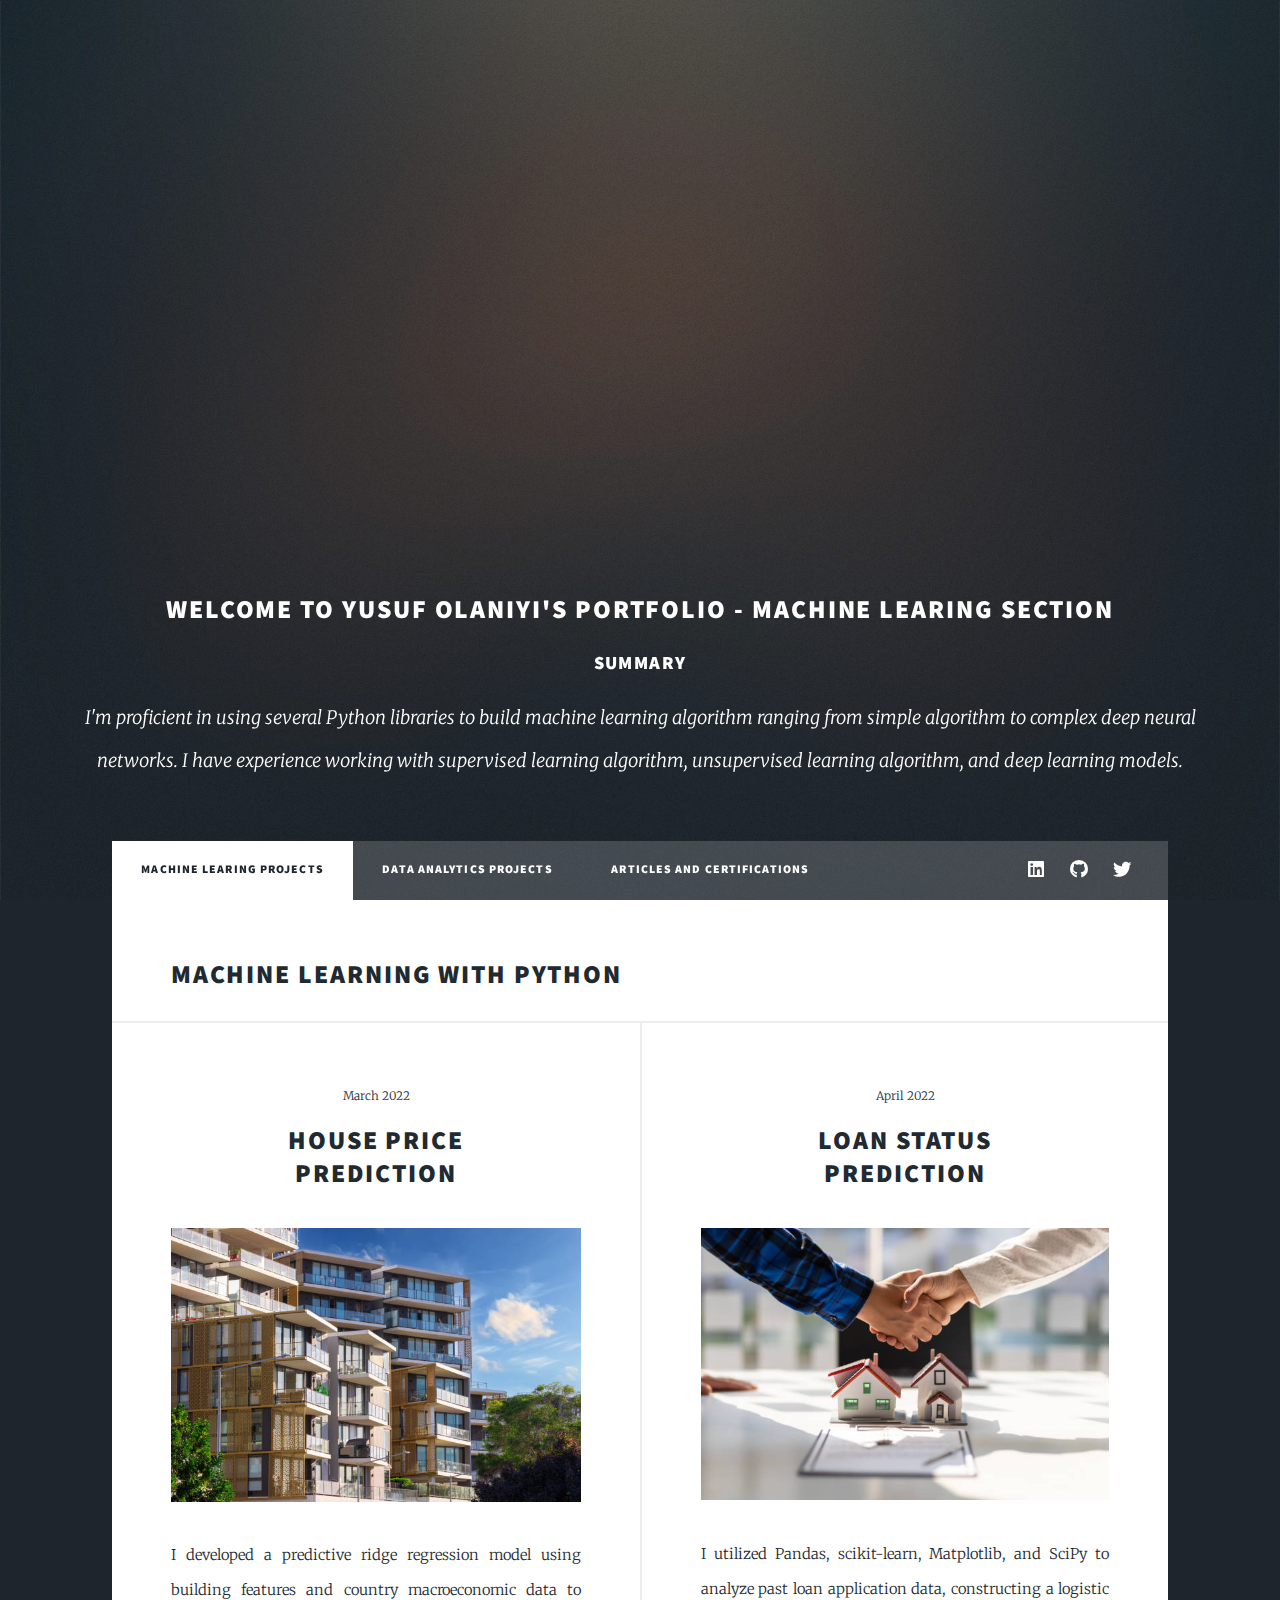
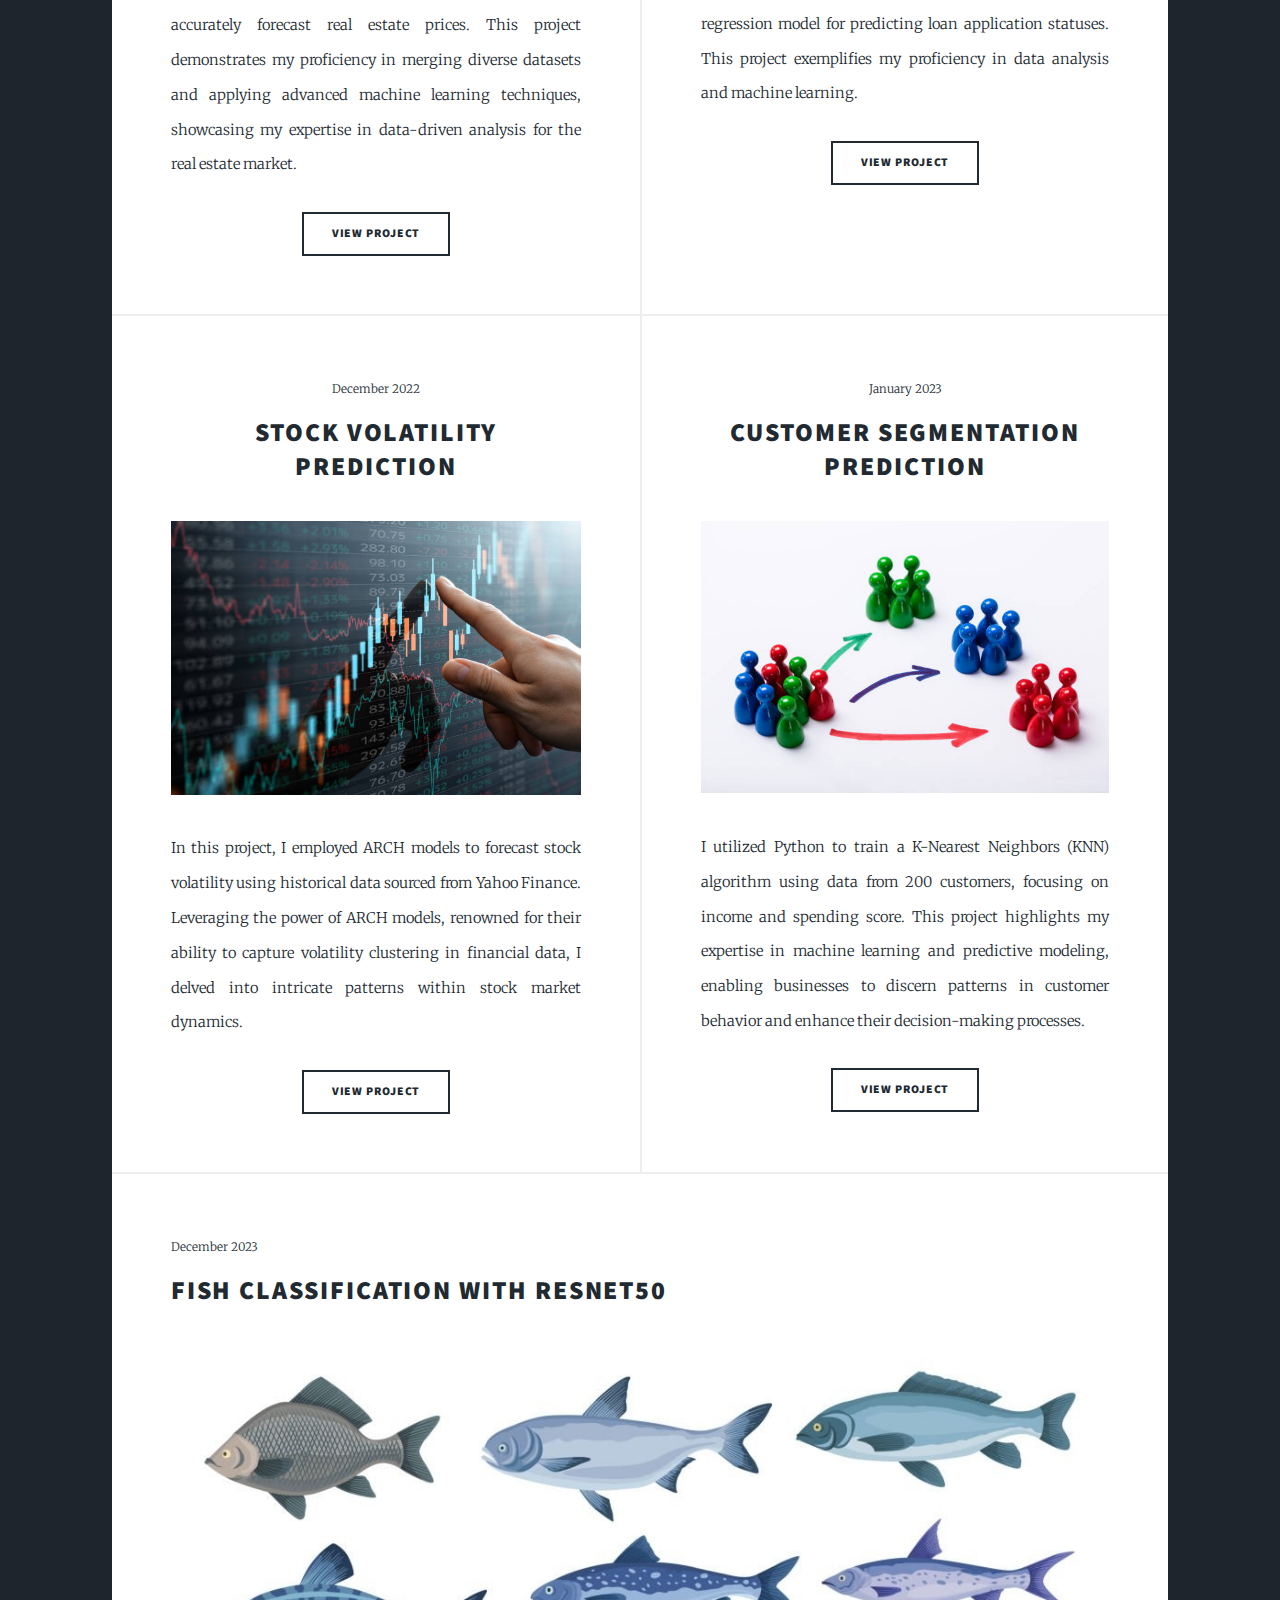
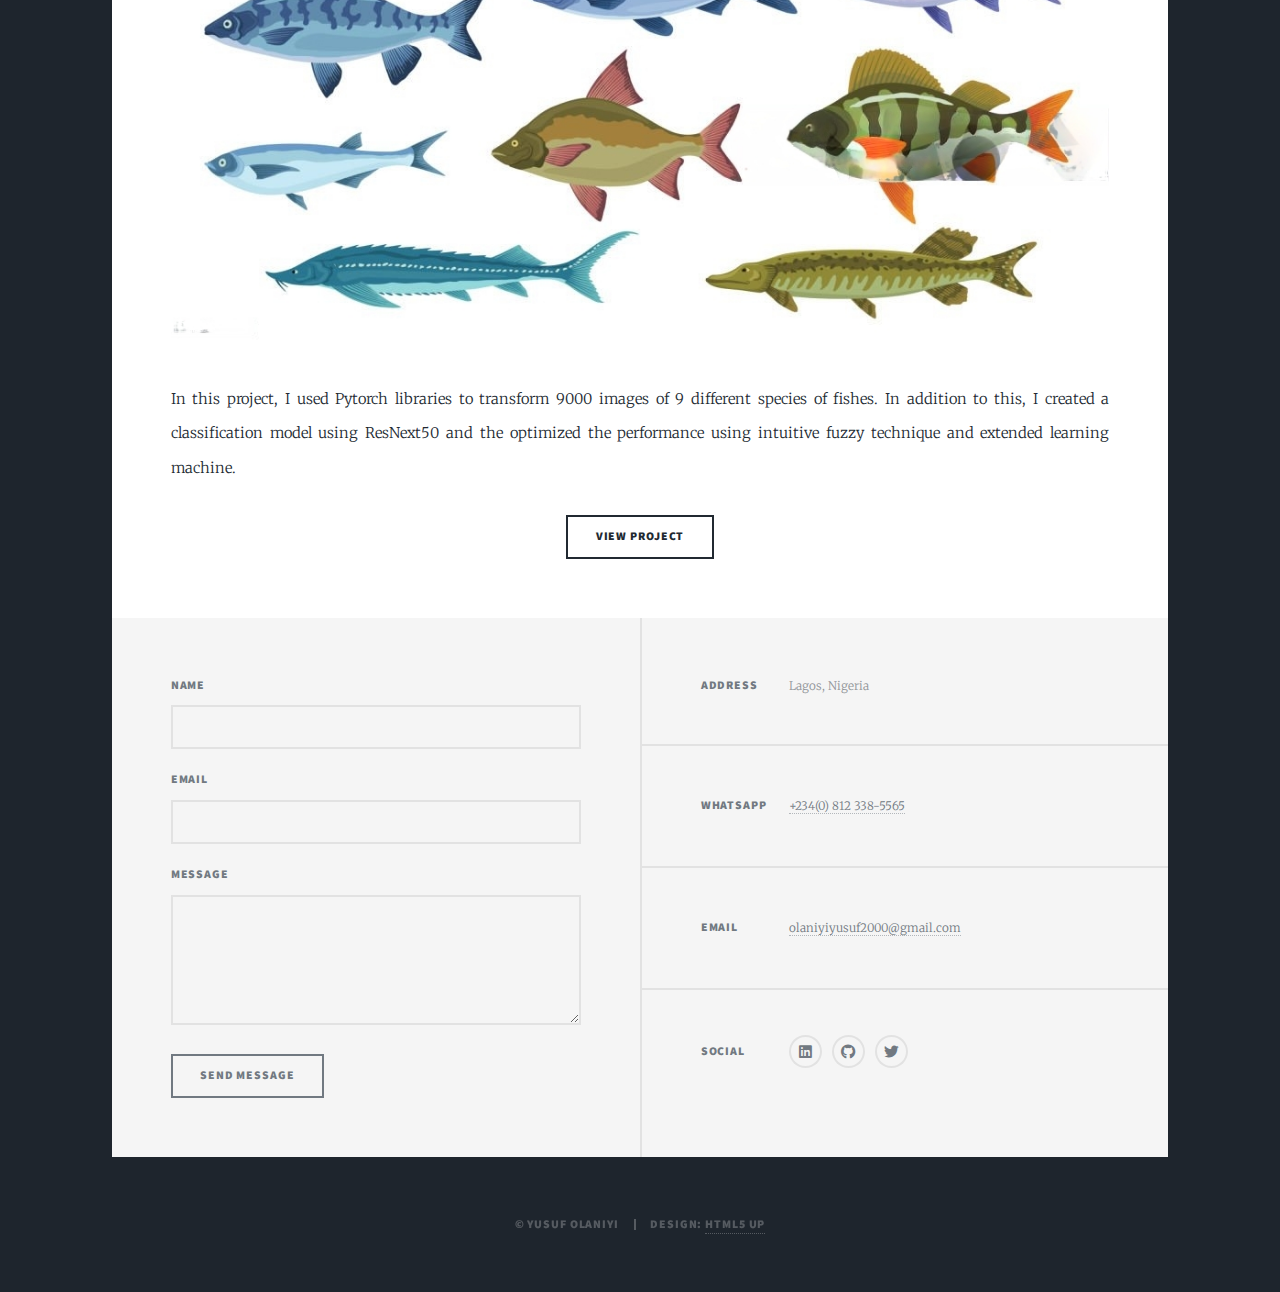
<file: index.html>
<!DOCTYPE HTML>
<!--
	Massively by HTML5 UP
	html5up.net | @ajlkn
	Free for personal and commercial use under the CCA 3.0 license (html5up.net/license)
-->
<html>
	<head>
		<title>YUSUF OLANIYI PORTFOLIO</title>
		<meta charset="utf-8" />
		<meta name="viewport" content="width=device-width, initial-scale=1, user-scalable=no" />
		<link rel="stylesheet" href="assets/css/main.css" />
		<noscript><link rel="stylesheet" href="assets/css/noscript.css" /></noscript>
		
		
	</head>
	<body class="is-preload">

		<!-- Wrapper -->
			<div id="wrapper" class="fade-in">

				<!-- Intro -->
				<div id="intro">
					<h2>Welcome to Yusuf Olaniyi's Portfolio - Machine Learing Section</h2>
					<h3>Summary</h3>
					<p>I'm proficient in using several Python libraries to build machine learning algorithm ranging from simple 
						algorithm to complex deep neural networks. I have experience working with supervised learning algorithm, unsupervised learning
						algorithm, and deep learning models.
					</p>
				</div>

				<!-- Nav -->
					<nav id="nav">
						<ul class="links">
							<li class="active"><a href="index.html">Machine Learing Projects</a></li>
							<li><a href="generic.html">Data Analytics Projects</a></li>
							<li><a href="elements.html">Articles and Certifications</a></li>
						</ul>
						<ul class="icons">
							<li><a href="https://www.linkedin.com/in/yusuf-olaniyi/" class="icon brands fa-linkedin"><span class="label">Linkedin</span></a></li>
							<li><a href="https://github.com/Yusuf-Olaniyi" class="icon brands fa-github"><span class="label">GitHub</span></a></li>
							<li><a href="https://twitter.com/Yusuf_Olaniyi1" class="icon brands fa-twitter"><span class="label">Twitter</span></a></li>
						</ul>
					</nav>

				<!-- Main -->
					<div id="main">

						<!-- Posts -->
						<h2>MACHINE LEARNING WITH PYTHON</h2>
							<section class="posts">
								<article>
									<header>
										<span class="date">March 2022</span>
										<h2><a href="https://github.com/Yusuf-Olaniyi/House_Price_Prediction">House Price<br />
										Prediction</a></h2>
									</header>
									<a href="https://github.com/Yusuf-Olaniyi/House_Price_Prediction" class="image fit"><img src="images/house.jpg" alt="" /></a>
									<p>I developed a predictive ridge regression model using building features and country macroeconomic data 
										to accurately forecast real estate prices. This project demonstrates my proficiency in merging diverse 
										datasets and applying advanced machine learning techniques, showcasing my expertise in data-driven 
										analysis for the real estate market.
										<ul class="actions special">
										<li><a href="https://github.com/Yusuf-Olaniyi/House_Price_Prediction" class="button">View Project</a></li>
									</ul>
								</article>
								<article>
									<header>
										<span class="date">April 2022</span>
										<h2><a href="https://github.com/Yusuf-Olaniyi/Loan_Status_Prediction">Loan Status<br />
										Prediction</a></h2>
									</header>
									<a href="https://github.com/Yusuf-Olaniyi/Loan_Status_Prediction" class="image fit"><img src="images/loan.jpg" alt="" /></a>
									<p>I utilized Pandas, scikit-learn, Matplotlib, and SciPy to analyze past loan application data, constructing a 
										logistic regression model for predicting loan application statuses. This project exemplifies my proficiency
										 in data analysis and machine learning.

										<ul class="actions special">
										<li><a href="https://github.com/Yusuf-Olaniyi/Loan_Status_Prediction" class="button">View Project</a></li>
									</ul>
								</article>
								<article>
									<header>
										<span class="date">December 2022</span>
										<h2><a href="https://github.com/Yusuf-Olaniyi/Stock-Volatility">Stock Volatility<br />
										Prediction</a></h2>
									</header>
									<a href="https://github.com/Yusuf-Olaniyi/Stock-Volatility" class="image fit"><img src="images/stock.jpg" alt="" /></a>
									<p>In this project, I employed ARCH models to forecast stock volatility using historical data sourced from 
										Yahoo Finance. Leveraging the power of ARCH models, renowned for their ability to capture volatility 
										clustering in financial data, I delved into intricate patterns within stock market dynamics.

										<ul class="actions special">
										<li><a href="https://github.com/Yusuf-Olaniyi/Stock-Volatility" class="button">View Project</a></li>
									</ul>
								</article>
							
								<article>
									<header>
										<span class="date">January 2023</span>
										<h2><a href="https://github.com/Yusuf-Olaniyi/Customer-Segmentation">Customer Segmentation<br />
										Prediction</a></h2>
									</header>
									<a href="https://github.com/Yusuf-Olaniyi/Customer-Segmentation" class="image fit"><img src="images/segment.jpg" alt="" /></a>
									<p>I utilized Python to train a K-Nearest Neighbors (KNN)  algorithm using data from 200 customers, 
										focusing on income and spending score. This project highlights my expertise in machine learning and 
										predictive modeling, enabling businesses to discern patterns in customer behavior and enhance their 
										decision-making processes. 

										<ul class="actions special">
										<li><a href="https://github.com/Yusuf-Olaniyi/Customer-Segmentation" class="button">View Project</a></li>
									</ul>
								</article>
								
							</section>
						
							<article>
								<header>
									<span class="date">December 2023</span>
									<h2><a href="https://colab.research.google.com/drive/1mc5dL7U1w8aThfW9T0h5w4Fbd_9stVeO?usp=sharing">Fish Classification with ResNet50</a></h2>
								</header>
								<a href="https://colab.research.google.com/drive/1mc5dL7U1w8aThfW9T0h5w4Fbd_9stVeO?usp=sharing" class="image fit"><img src="images/fish.jpeg" alt="" /></a>
								<p>
									In this project, I used Pytorch libraries to transform 9000 images of 9 different species of fishes. 
									In addition to this, I created a classification model using ResNext50 and the optimized the performance using
									intuitive fuzzy technique and extended learning machine.
								</p> 
									<ul class="actions special">
									<li><a href="https://colab.research.google.com/drive/1mc5dL7U1w8aThfW9T0h5w4Fbd_9stVeO?usp=sharing" class="button">View Project</a></li>
								</ul>
							</article>

					</div>

				<!-- Footer -->
					<footer id="footer">
						<section>
							<form method="post" action="https://formspree.io/f/myyqvvqd">
								<div class="fields">
									<div class="field">
										<label for="name">Name</label>
										<input type="text" name="name" id="name" />
									</div>
									<div class="field">
										<label for="email">Email</label>
										<input type="text" name="email" id="email" />
									</div>
									<div class="field">
										<label for="message">Message</label>
										<textarea name="message" id="message" rows="3"></textarea>
									</div>
								</div>
								<ul class="actions">
									<li><input type="submit" value="Send Message" /></li>
								</ul>
							</form>
						</section>
						<section class="split contact">
							<section class="alt">
								<h3>Address</h3>
								<p>Lagos, Nigeria</p>
							</section>
							<section>
								<h3>WhatsApp</h3>
								<p><a href="#">+234(0) 812 338-5565</a></p>
							</section>
							<section>
								<h3>Email</h3>
								<p><a href="mailto:olaniyiyusuf2000@gmail.com">olaniyiyusuf2000@gmail.com</a></p>
							</section>
							<section>
								<h3>Social</h3>
								<ul class="icons alt">
									<li><a href="https://www.linkedin.com/in/yusuf-olaniyi/" class="icon brands fa-linkedin"><span class="label">Linkedin</span></a></li>
							<li><a href="https://github.com/Yusuf-Olaniyi" class="icon brands fa-github"><span class="label">GitHub</span></a></li>
							<li><a href="https://twitter.com/Yusuf_Olaniyi1" class="icon brands fa-twitter"><span class="label">Twitter</span></a></li>
						</ul>
							</section>
						</section>
					</footer>
				
					

				<!-- Copyright -->
					<div id="copyright">
						<ul><li>&copy; YUSUF OLANIYI</li><li>Design: <a href="https://html5up.net">HTML5 UP</a></li></ul>
					</div>

			</div>

		<!-- Scripts -->
			<script src="assets/js/jquery.min.js"></script>
			<script src="assets/js/jquery.scrollex.min.js"></script>
			<script src="assets/js/jquery.scrolly.min.js"></script>
			<script src="assets/js/browser.min.js"></script>
			<script src="assets/js/breakpoints.min.js"></script>
			<script src="assets/js/util.js"></script>
			<script src="assets/js/main.js"></script>

	</body>
</html>
</file>
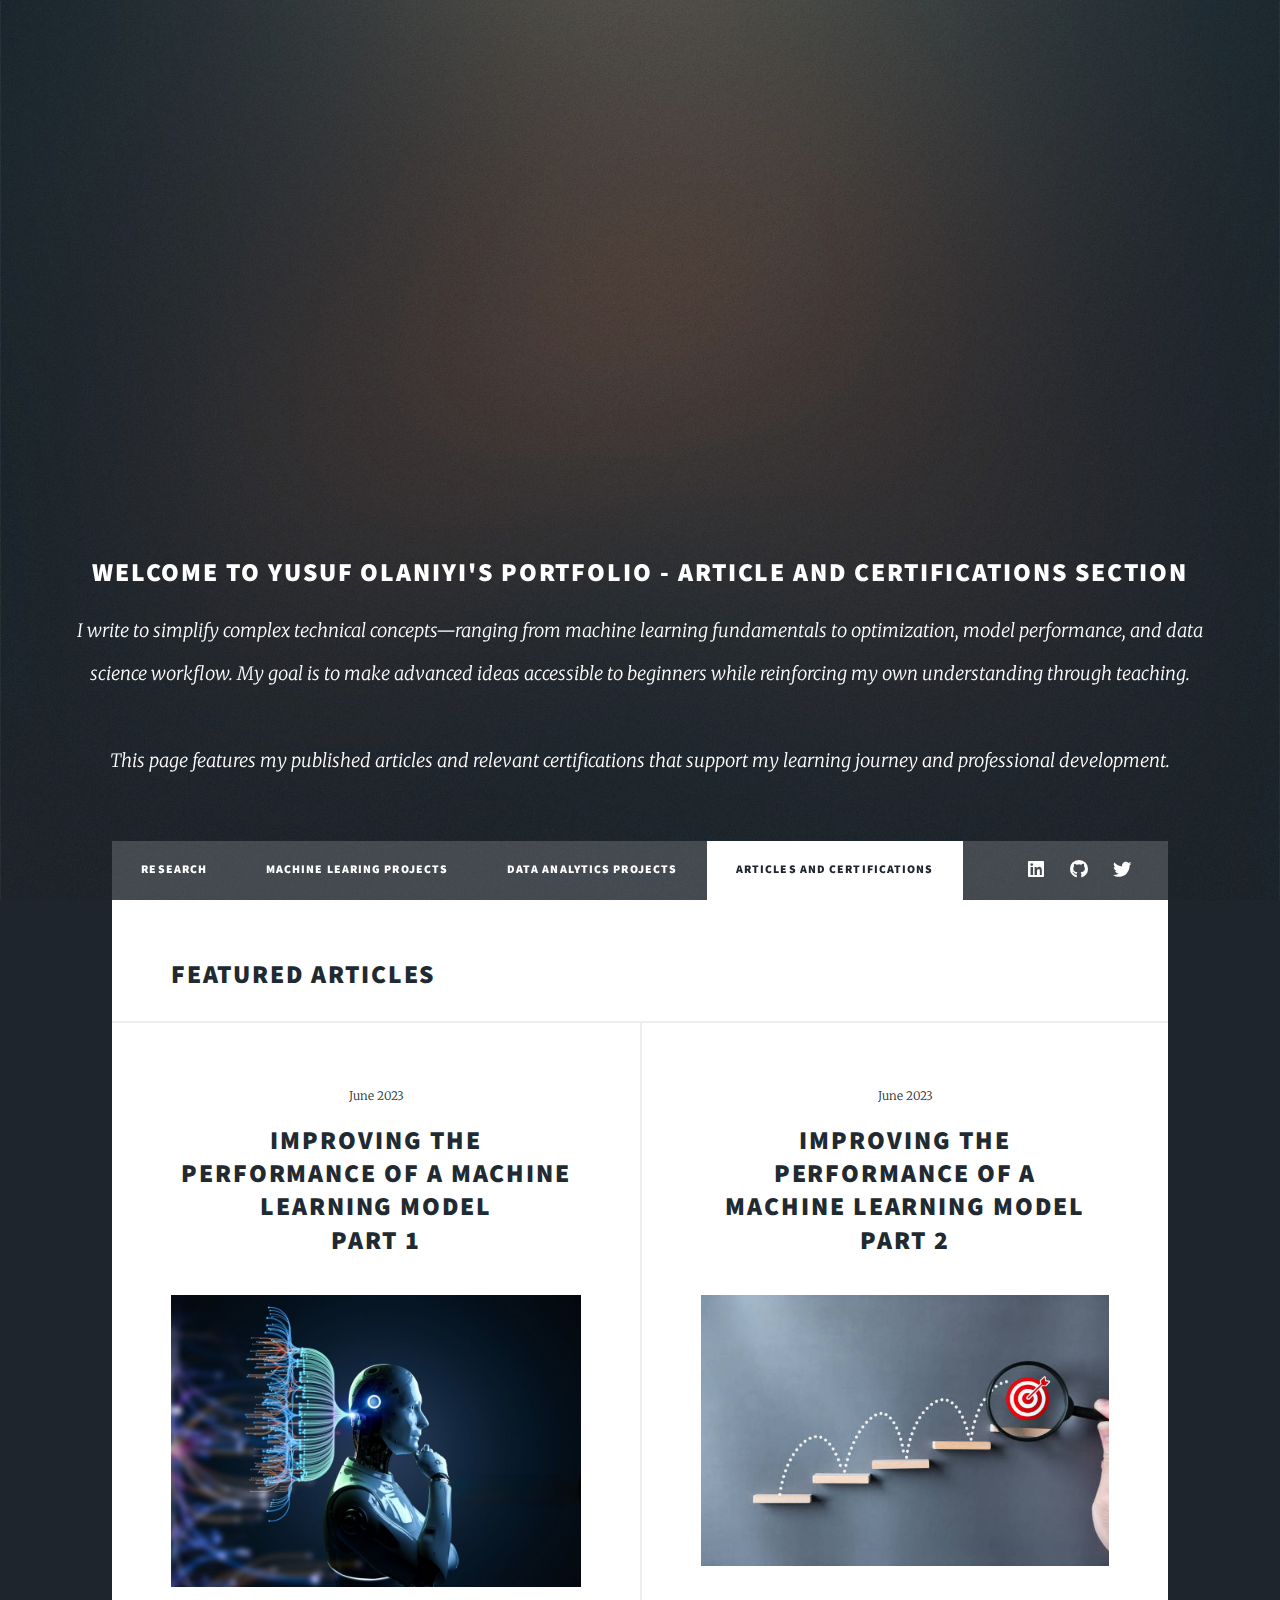
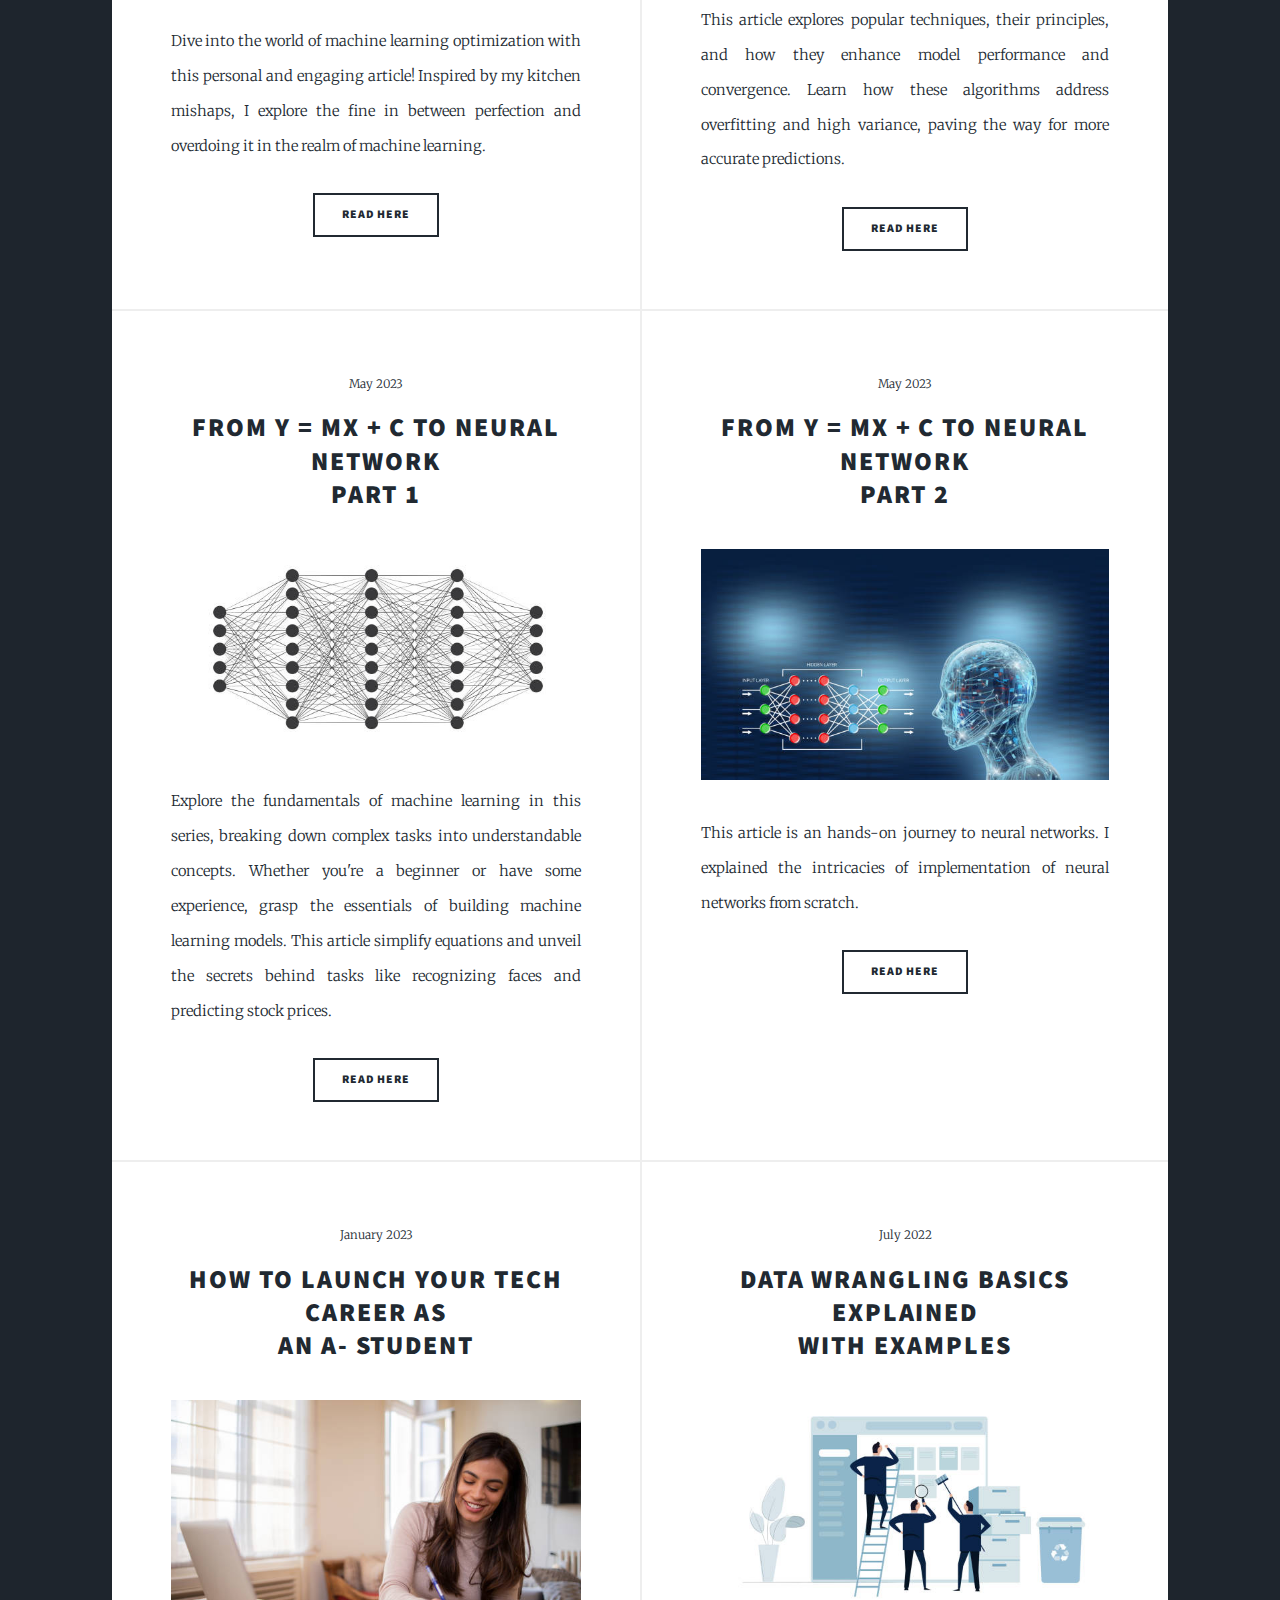
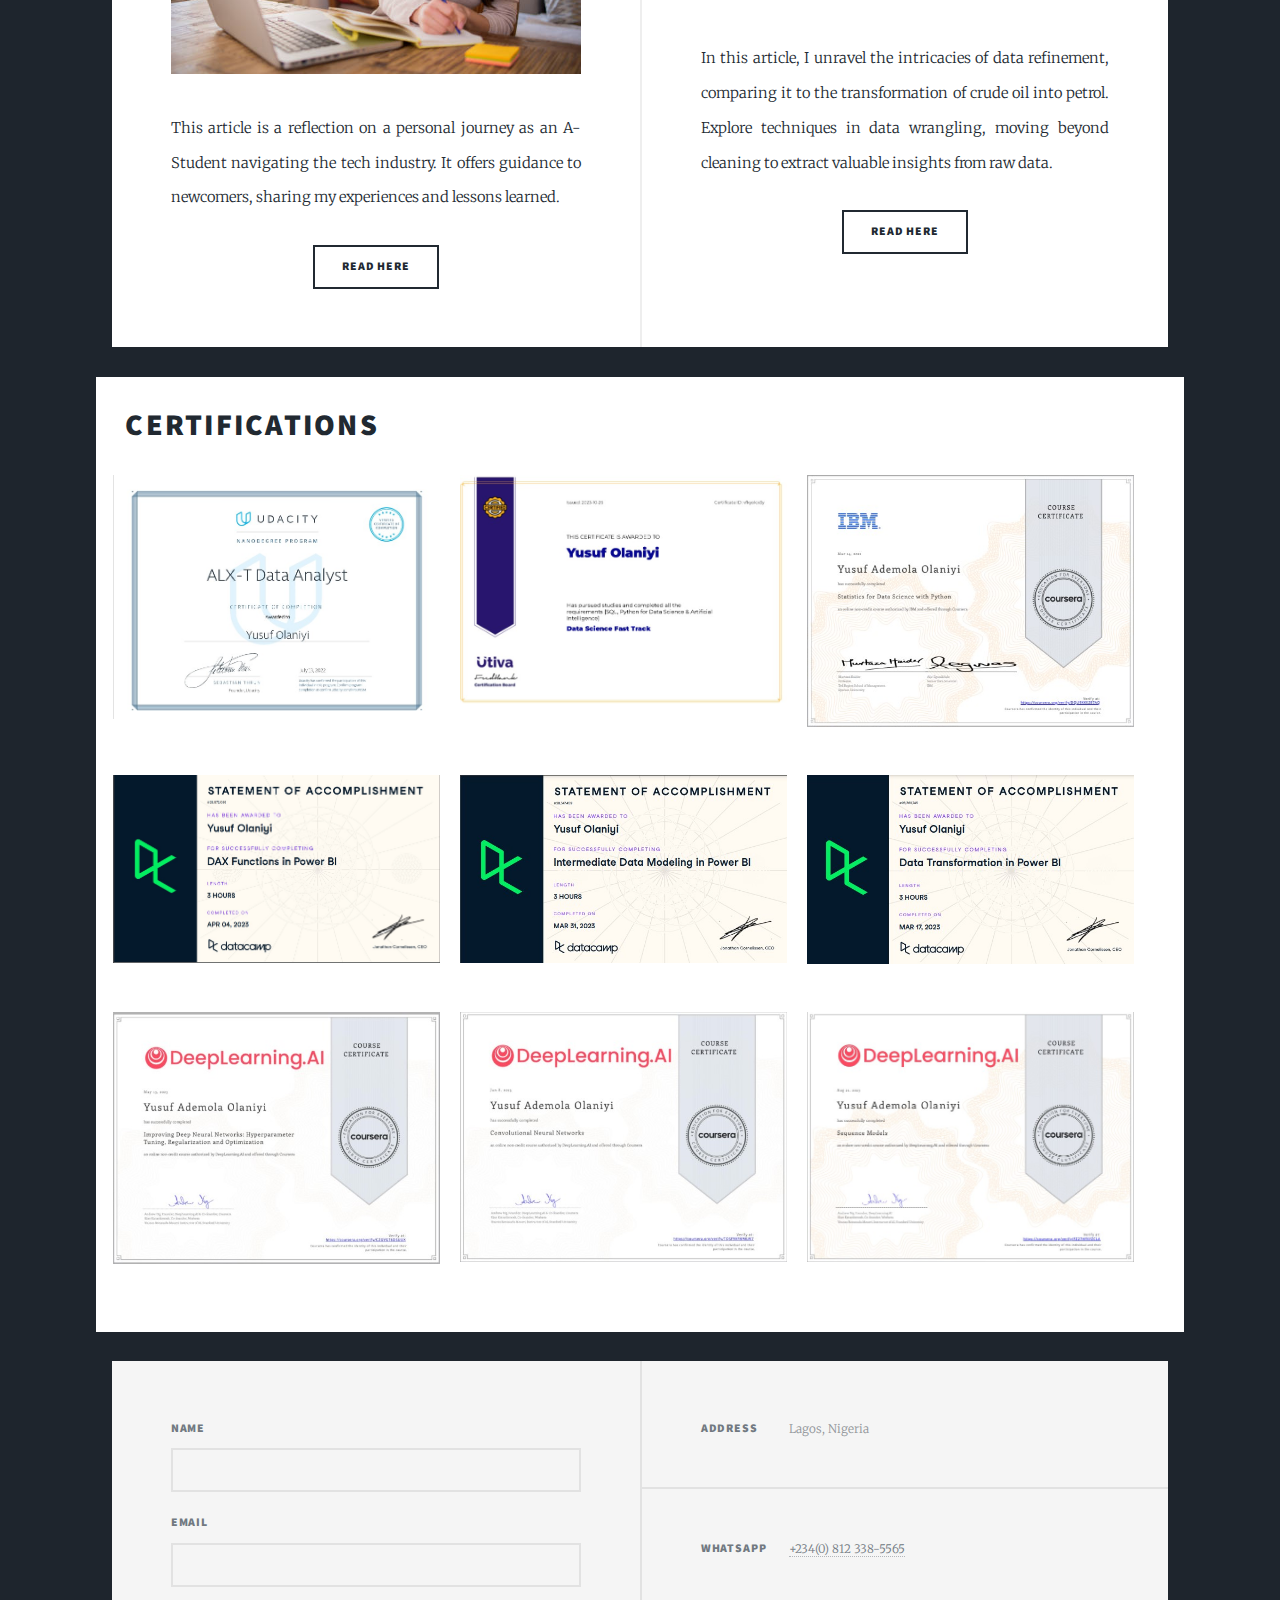
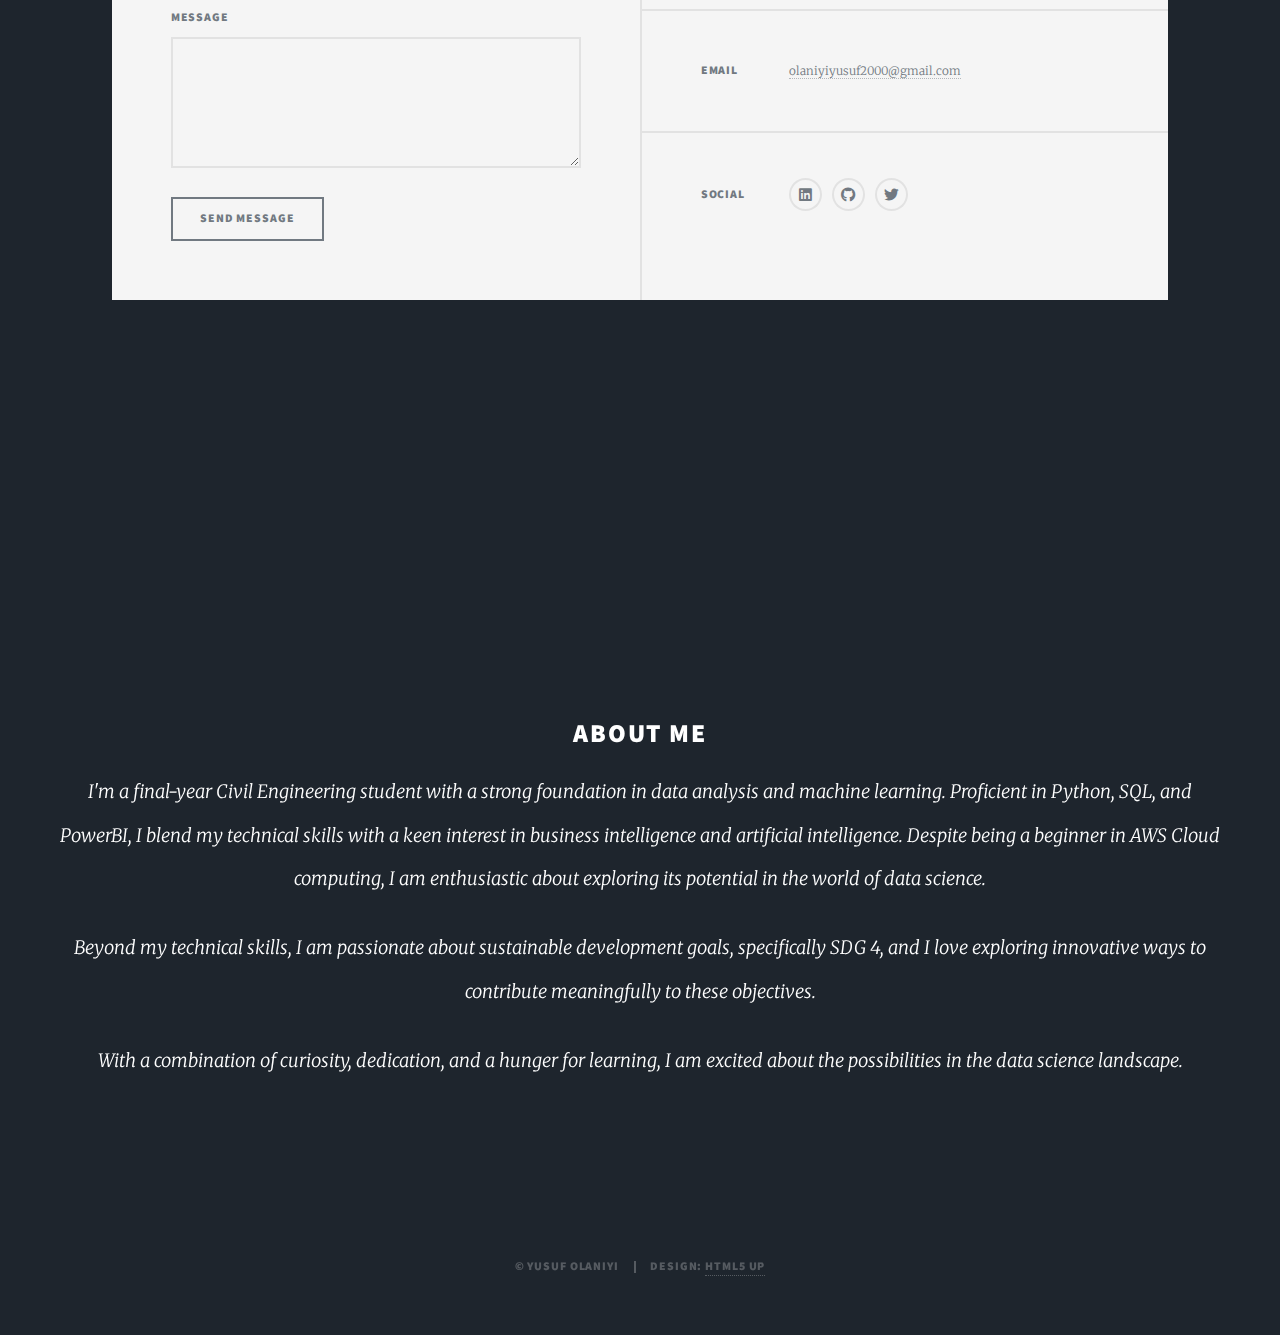
<file: article_cert.html>
<!DOCTYPE HTML>
<!--
	Massively by HTML5 UP
	html5up.net | @ajlkn
	Free for personal and commercial use under the CCA 3.0 license (html5up.net/license)
-->
<html>
	<head>
		<title>YUSUF OLANIYI PORTFOLIO</title>
		<meta charset="utf-8" />
		<meta name="viewport" content="width=device-width, initial-scale=1, user-scalable=no" />
		<link rel="stylesheet" href="assets/css/main.css" />
		<noscript><link rel="stylesheet" href="assets/css/noscript.css" /></noscript>
		
		
	</head>
	<body class="is-preload">

		<!-- Wrapper -->
			<div id="wrapper" class="fade-in">

				<!-- Intro -->
				<div id="intro">
					<h2>Welcome to Yusuf Olaniyi's Portfolio - Article and Certifications Section</h2>
					<p>I write to simplify complex technical concepts—ranging from machine learning fundamentals 
					to optimization, model performance, and data science workflow. My goal is to make advanced 
					ideas accessible to beginners while reinforcing my own understanding through teaching.
					<br><br>
					This page features my published articles and relevant certifications that support my 
					learning journey and professional development.
					</p>

				</div>
				

				<!-- Nav -->
					<nav id="nav">
						<ul class="links">
							<li><a href="index.html">Research</a></li>
							<li><a href="ml_project.html">Machine Learing Projects</a></li>
							<li><a href="generic.html">Data Analytics Projects</a></li>
							<li class="active"><a href="article_cert.html">Articles and Certifications</a></li>
						</ul>
						<ul class="icons">
							<li><a href="https://www.linkedin.com/in/yusuf-olaniyi/" class="icon brands fa-linkedin"><span class="label">Linkedin</span></a></li>
							<li><a href="https://github.com/Yusuf-Olaniyi" class="icon brands fa-github"><span class="label">GitHub</span></a></li>
							<li><a href="https://twitter.com/Yusuf_Olaniyi1" class="icon brands fa-twitter"><span class="label">Twitter</span></a></li>
						</ul>
					</nav>

				<!-- Main -->
				<div id="main">
						<h2>Featured Articles</h2>
						<section class="posts">
												
							<article>
								<header>
									<span class="date">June 2023</span>
									<h2><a href="https://the-data-trailblazer.hashnode.dev/improving-the-performance-of-machine-learning-models-part-1">Improving the performance of a machine learning model<br />
										  Part 1</a></h2>
								</header>
								<a href="https://the-data-trailblazer.hashnode.dev/improving-the-performance-of-machine-learning-models-part-1" class="image fit"><img src="images/ml.jpeg" alt="" /></a>
								<p>Dive into the world of machine learning optimization with this personal and 
									engaging article! Inspired by my kitchen mishaps, I explore the fine 
									in between perfection and overdoing it in the realm of machine learning.
 
									<ul class="actions special">
									<li><a href="https://the-data-trailblazer.hashnode.dev/improving-the-performance-of-machine-learning-models-part-1" class="button">Read Here</a></li>
								</ul>
							</article>

							<article>
								<header>
									<span class="date">June 2023</span>
									<h2><a href="https://the-data-trailblazer.hashnode.dev/improving-the-performance-of-machine-learning-models-part-2 ">Improving the performance of a<br />
										machine learning model  Part 2</a></h2>
								</header>
								<a href="https://the-data-trailblazer.hashnode.dev/improving-the-performance-of-machine-learning-models-part-2 " class="image fit"><img src="images/performance.jpg" alt="" /></a>
								<p>This article explores popular techniques, their principles, and how they enhance model 
									performance and convergence. Learn how these algorithms address overfitting and high variance, 
									paving the way for more accurate predictions. 
									<ul class="actions special">
									<li><a href="https://the-data-trailblazer.hashnode.dev/improving-the-performance-of-machine-learning-models-part-2 " class="button">Read Here</a></li>
								</ul>
							</article>
						
															
							<article>
								<header>
									<span class="date">May 2023</span>
									<h2><a href="https://medium.com/@olaniyiyusuf2000/from-y-mx-c-to-deep-neural-network-part-1-562d87fb2b23">From y = mx + c to neural network<br />
										  Part 1</a></h2>
								</header>
								<a href="https://medium.com/@olaniyiyusuf2000/from-y-mx-c-to-deep-neural-network-part-1-562d87fb2b23" class="image fit"><img src="images/nn-1.jpg" alt="" /></a>
								<p>Explore the fundamentals of machine learning in this series, breaking down 
									complex tasks into understandable concepts. Whether you're a beginner or 
									have some experience, grasp the essentials of building machine learning 
									models. This article simplify equations and unveil the secrets behind 
									tasks like recognizing faces and predicting stock prices. 

									<ul class="actions special">
									<li><a href="https://medium.com/@olaniyiyusuf2000/from-y-mx-c-to-deep-neural-network-part-1-562d87fb2b23" class="button">Read Here</a></li>
								</ul>
							</article>

							<article>
								<header>
									<span class="date">May 2023</span>
									<h2><a href="https://medium.com/@olaniyiyusuf2000/from-y-mx-c-to-deep-neural-network-part-2-429fa0cbbf97">From y = mx + c to neural network<br />
										  Part 2</a></h2>
								</header>
								<a href="https://medium.com/@olaniyiyusuf2000/from-y-mx-c-to-deep-neural-network-part-2-429fa0cbbf97" class="image fit"><img src="images/nn-2.jpg" alt="" /></a>
								<p>This article is an hands-on journey to neural networks. I explained the intricacies of implementation of 
									neural networks from scratch.
									<ul class="actions special">
									<li><a href="https://medium.com/@olaniyiyusuf2000/from-y-mx-c-to-deep-neural-network-part-2-429fa0cbbf97" class="button">Read Here</a></li>
								</ul>
							</article>
						
							<article>
								<header>
									<span class="date">January 2023</span>
									<h2><a href="https://medium.com/p/4b66ed250947">How to Launch your Tech Career as<br />
										an A- student</a></h2>
								</header>
								<a href="https://medium.com/p/4b66ed250947" class="image fit"><img src="images/student.jpg" alt="" /></a>
								<p>This article is a reflection on a personal journey as an A-Student 
									navigating the tech industry. It offers guidance to newcomers, sharing my 
									experiences and lessons learned. 

									<ul class="actions special">
									<li><a href="https://medium.com/p/4b66ed250947" class="button">Read Here</a></li>
								</ul>
							</article>
						
							<article>
								<header>
									<span class="date">July 2022</span>
									<h2><a href="https://medium.com/@olaniyiyusuf2000/data-wrangling-basics-explained-with-examples-ebe25c1ff4b9">Data wrangling basics explained<br />
										with examples</a></h2>
								</header>
								<a href="https://medium.com/@olaniyiyusuf2000/data-wrangling-basics-explained-with-examples-ebe25c1ff4b9" class="image fit"><img src="images/data'.jpg" alt="" /></a>
								<p>In this article, I unravel the intricacies of data refinement, comparing it to the transformation of 
									crude oil into petrol. Explore techniques in data wrangling, moving beyond cleaning to extract valuable 
									insights from raw data. 

									<ul class="actions special">
									<li><a href="https://medium.com/@olaniyiyusuf2000/data-wrangling-basics-explained-with-examples-ebe25c1ff4b9" class="button">Read Here</a></li>
								</ul>
							</article>
						</section>


					</div>
					
					<section id="certificates">	
						<header>
							<h2>Certifications</h2>
						</header>		
						<div class="row">
						  <div class="certificate">
							<img src="images/ALX.jpg" alt="Certificate 1">
						  </div>
					
						  <div class="certificate">
							<img src="images/utiva.jpg" alt="Certificate 2">
						  </div>
					
						  <div class="certificate">
							<img src="images/stats.jpg" alt="Certificate 3">
						  </div>
						</div>
					
						<div class="row">
						  <div class="certificate">
							<img src="images/DAX.jpg" alt="Certificate 4">
						  </div>
					
						  <div class="certificate">
							<img src="images/model.jpg" alt="Certificate 5">
						  </div>
					
						  <div class="certificate">
							<img src="images/trans.jpg" alt="Certificate 6">
						</div>
						</div>
					
						<div class="row">
						  <div class="certificate">
							<img src="images/hyper.jpg" alt="Certificate 7">
						</div>
					
						  <div class="certificate">
							<img src="images/cnn.jpg" alt="Certificate 8">
						  </div>
					
						  <div class="certificate">
							<img src="images/sequence.jpg" alt="Certificate 9">
						</div>
						</div>
					  </section>		  

			
				<!-- Footer -->
					<footer id="footer">
						<section>
							<form method="post" action="https://formspree.io/f/myyqvvqd">
								<div class="fields">
									<div class="field">
										<label for="name">Name</label>
										<input type="text" name="name" id="name" />
									</div>
									<div class="field">
										<label for="email">Email</label>
										<input type="text" name="email" id="email" />
									</div>
									<div class="field">
										<label for="message">Message</label>
										<textarea name="message" id="message" rows="3"></textarea>
									</div>
								</div>
								<ul class="actions">
									<li><input type="submit" value="Send Message" /></li>
								</ul>
							</form>
						</section>
						<section class="split contact">
							<section class="alt">
								<h3>Address</h3>
								<p>Lagos, Nigeria</p>
							</section>
							<section>
								<h3>WhatsApp</h3>
								<p><a href="#">+234(0) 812 338-5565</a></p>
							</section>
							<section>
								<h3>Email</h3>
								<p><a href="mailto:olaniyiyusuf2000@gmail.com">olaniyiyusuf2000@gmail.com</a></p>
							</section>
							<section>
								<h3>Social</h3>
								<ul class="icons alt">
									<li><a href="https://www.linkedin.com/in/yusuf-olaniyi/" class="icon brands fa-linkedin"><span class="label">Linkedin</span></a></li>
							<li><a href="https://github.com/Yusuf-Olaniyi" class="icon brands fa-github"><span class="label">GitHub</span></a></li>
							<li><a href="https://twitter.com/Yusuf_Olaniyi1" class="icon brands fa-twitter"><span class="label">Twitter</span></a></li>
						</ul>
							</section>
						</section>
					</footer>
					
				<div id="intro">
					
						<h2>About Me</h2>
						<p>I'm a final-year Civil Engineering student with a strong foundation in data analysis 
							and machine learning. Proficient in Python, SQL, and PowerBI, I blend my technical skills with a 
							keen interest in business intelligence and artificial intelligence. Despite being a beginner in AWS Cloud computing,
							I am enthusiastic about exploring its potential in the world of data science.
						</p>
						<p>
						Beyond my technical skills, I am passionate about sustainable development goals, specifically SDG 4, and I love exploring innovative ways to contribute meaningfully to these objectives.
						</p>
						<p>
						With a combination of curiosity, dedication, and a hunger for learning, I am excited about the possibilities in the data science landscape.
						</p>	
						
					</div>

				<!-- Copyright -->
					<div id="copyright">
						<ul><li>&copy; YUSUF OLANIYI</li><li>Design: <a href="https://html5up.net">HTML5 UP</a></li></ul>
					</div>

			</div>

		<!-- Scripts -->
			<script src="assets/js/jquery.min.js"></script>
			<script src="assets/js/jquery.scrollex.min.js"></script>
			<script src="assets/js/jquery.scrolly.min.js"></script>
			<script src="assets/js/browser.min.js"></script>
			<script src="assets/js/breakpoints.min.js"></script>
			<script src="assets/js/util.js"></script>
			<script src="assets/js/main.js"></script>

	</body>
</html>
</file>
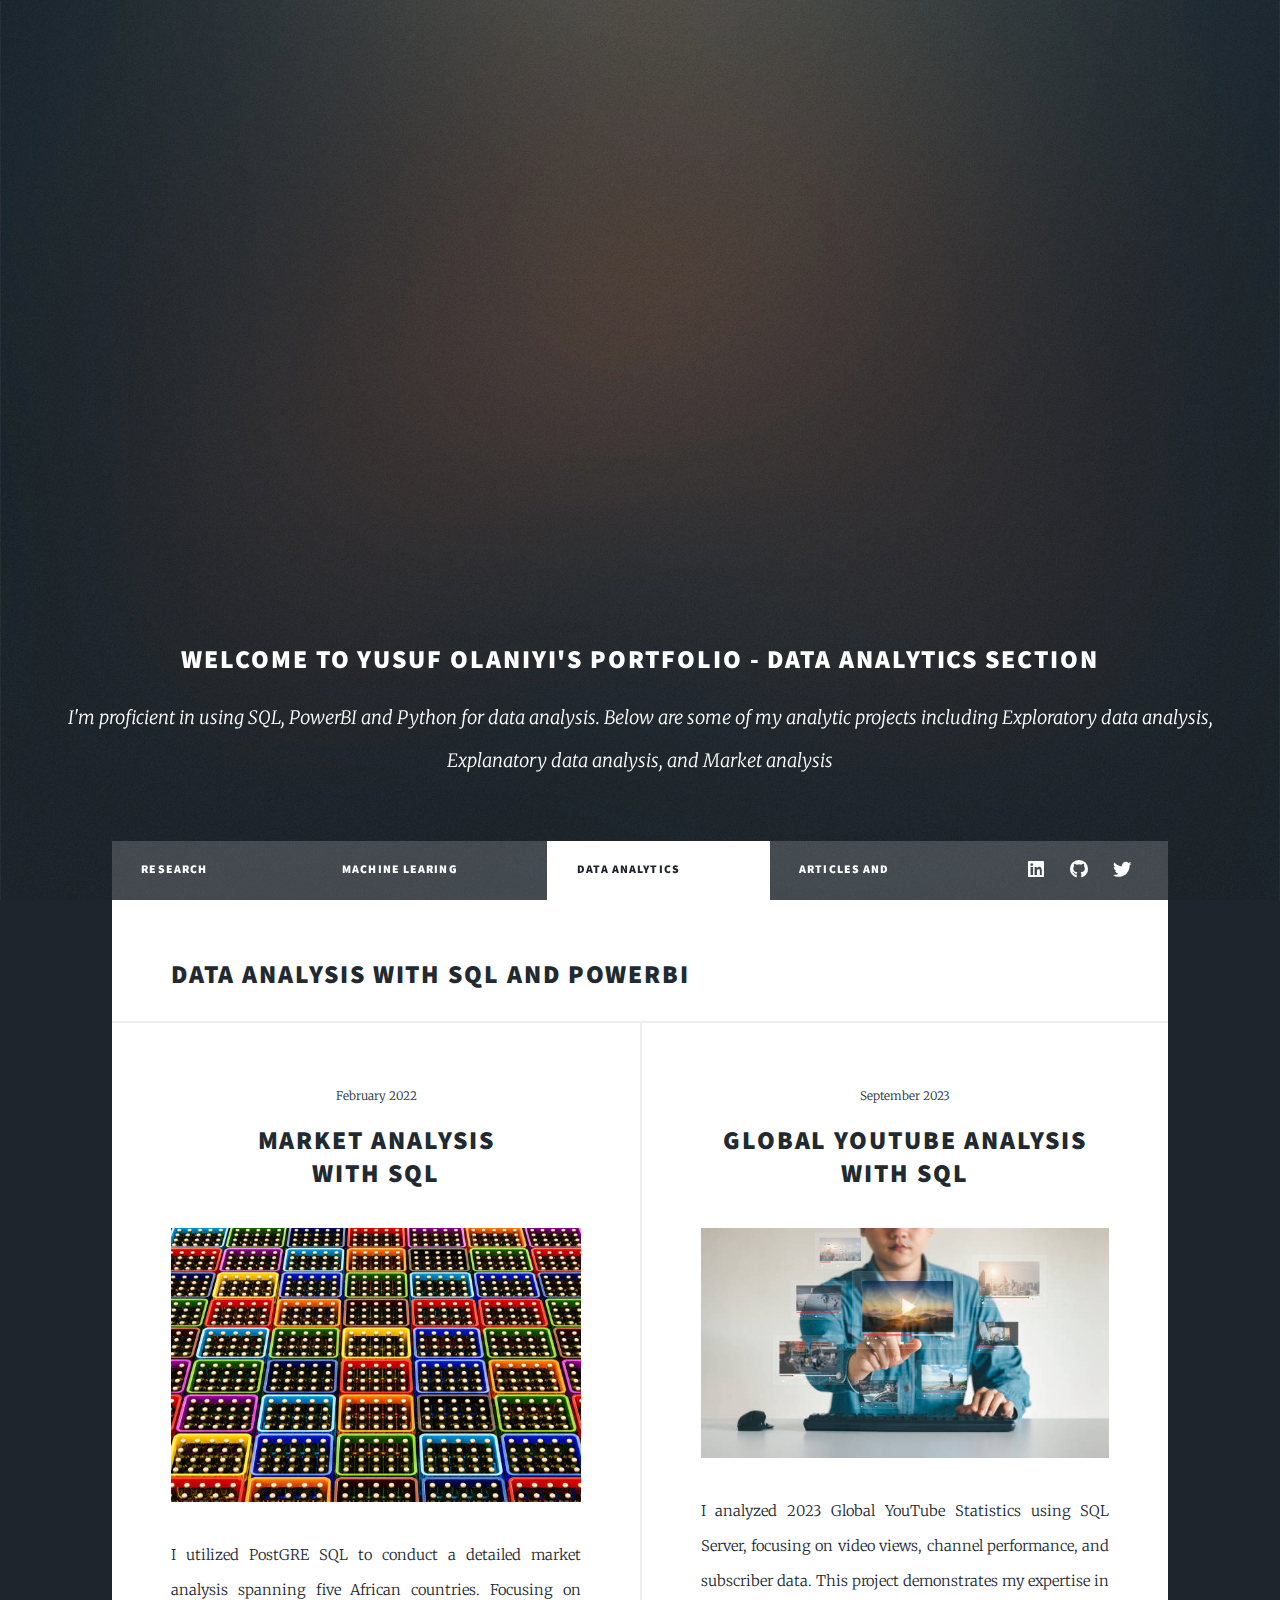
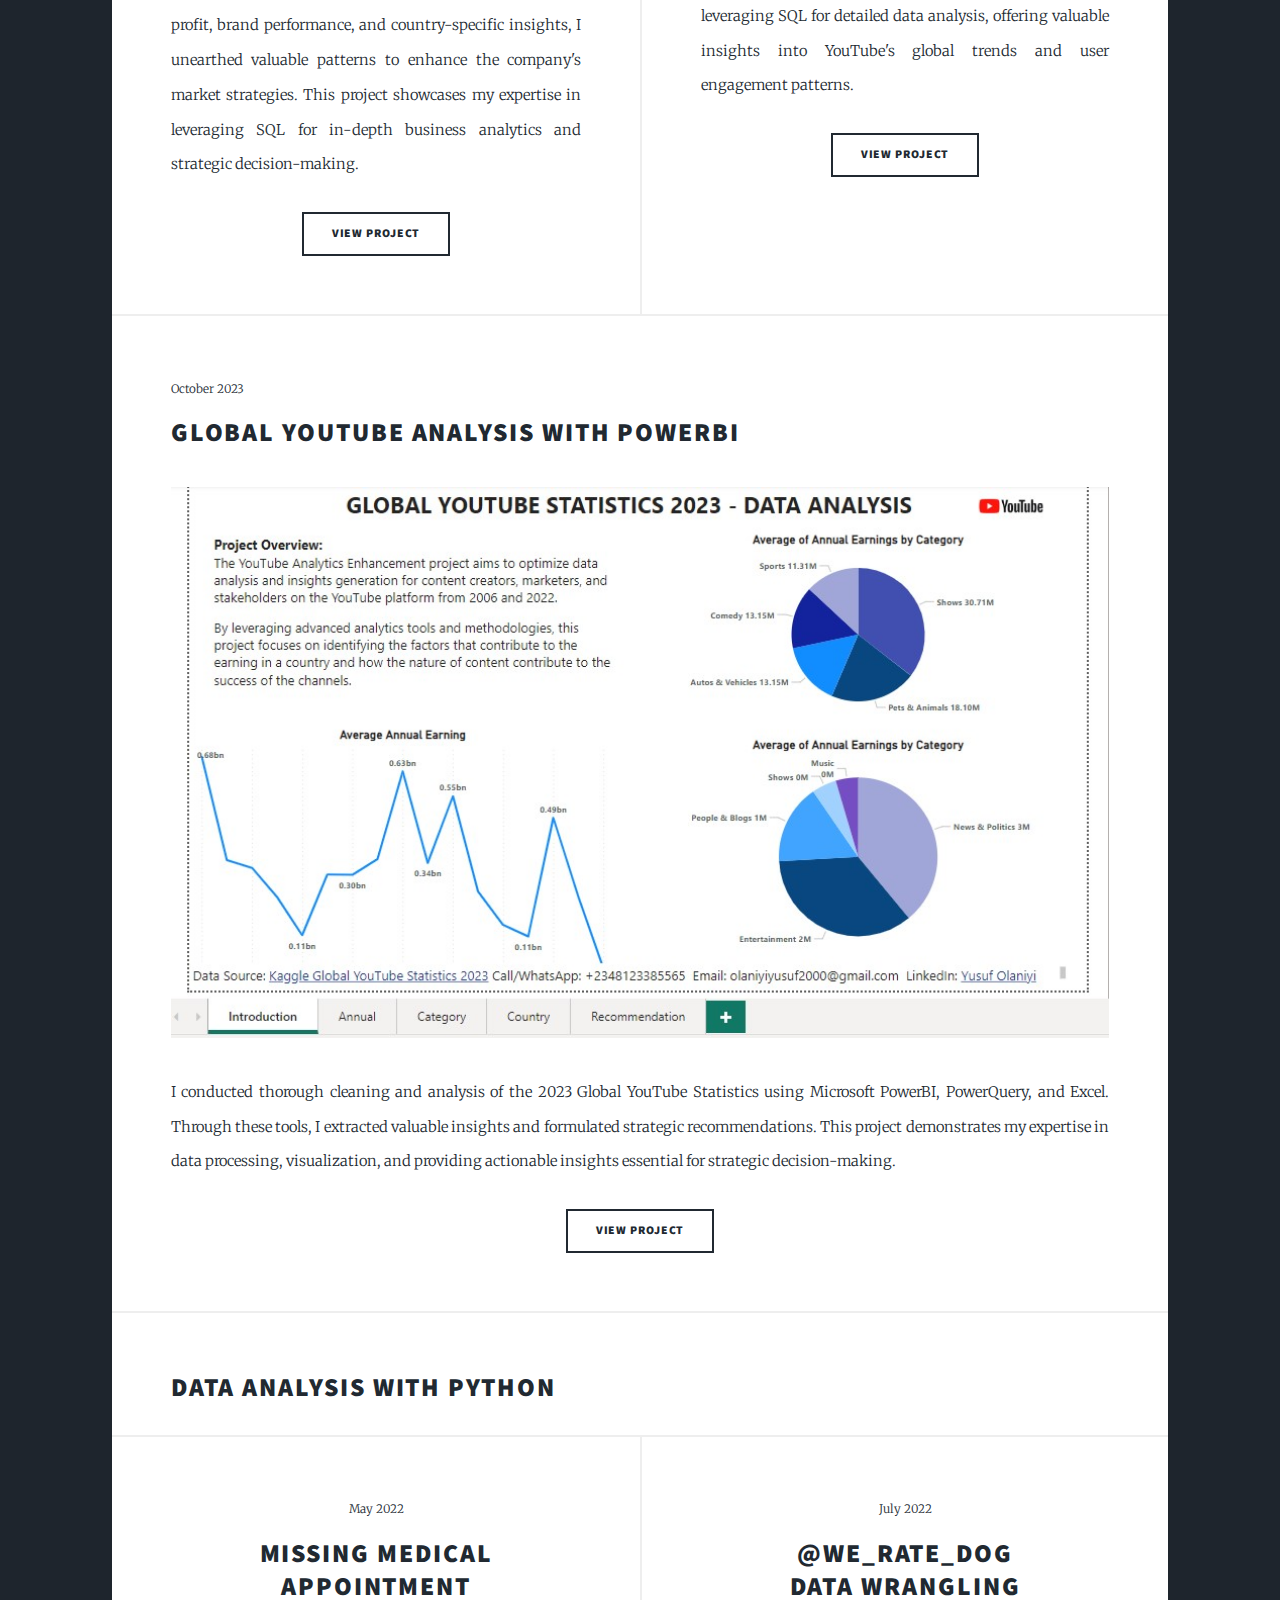
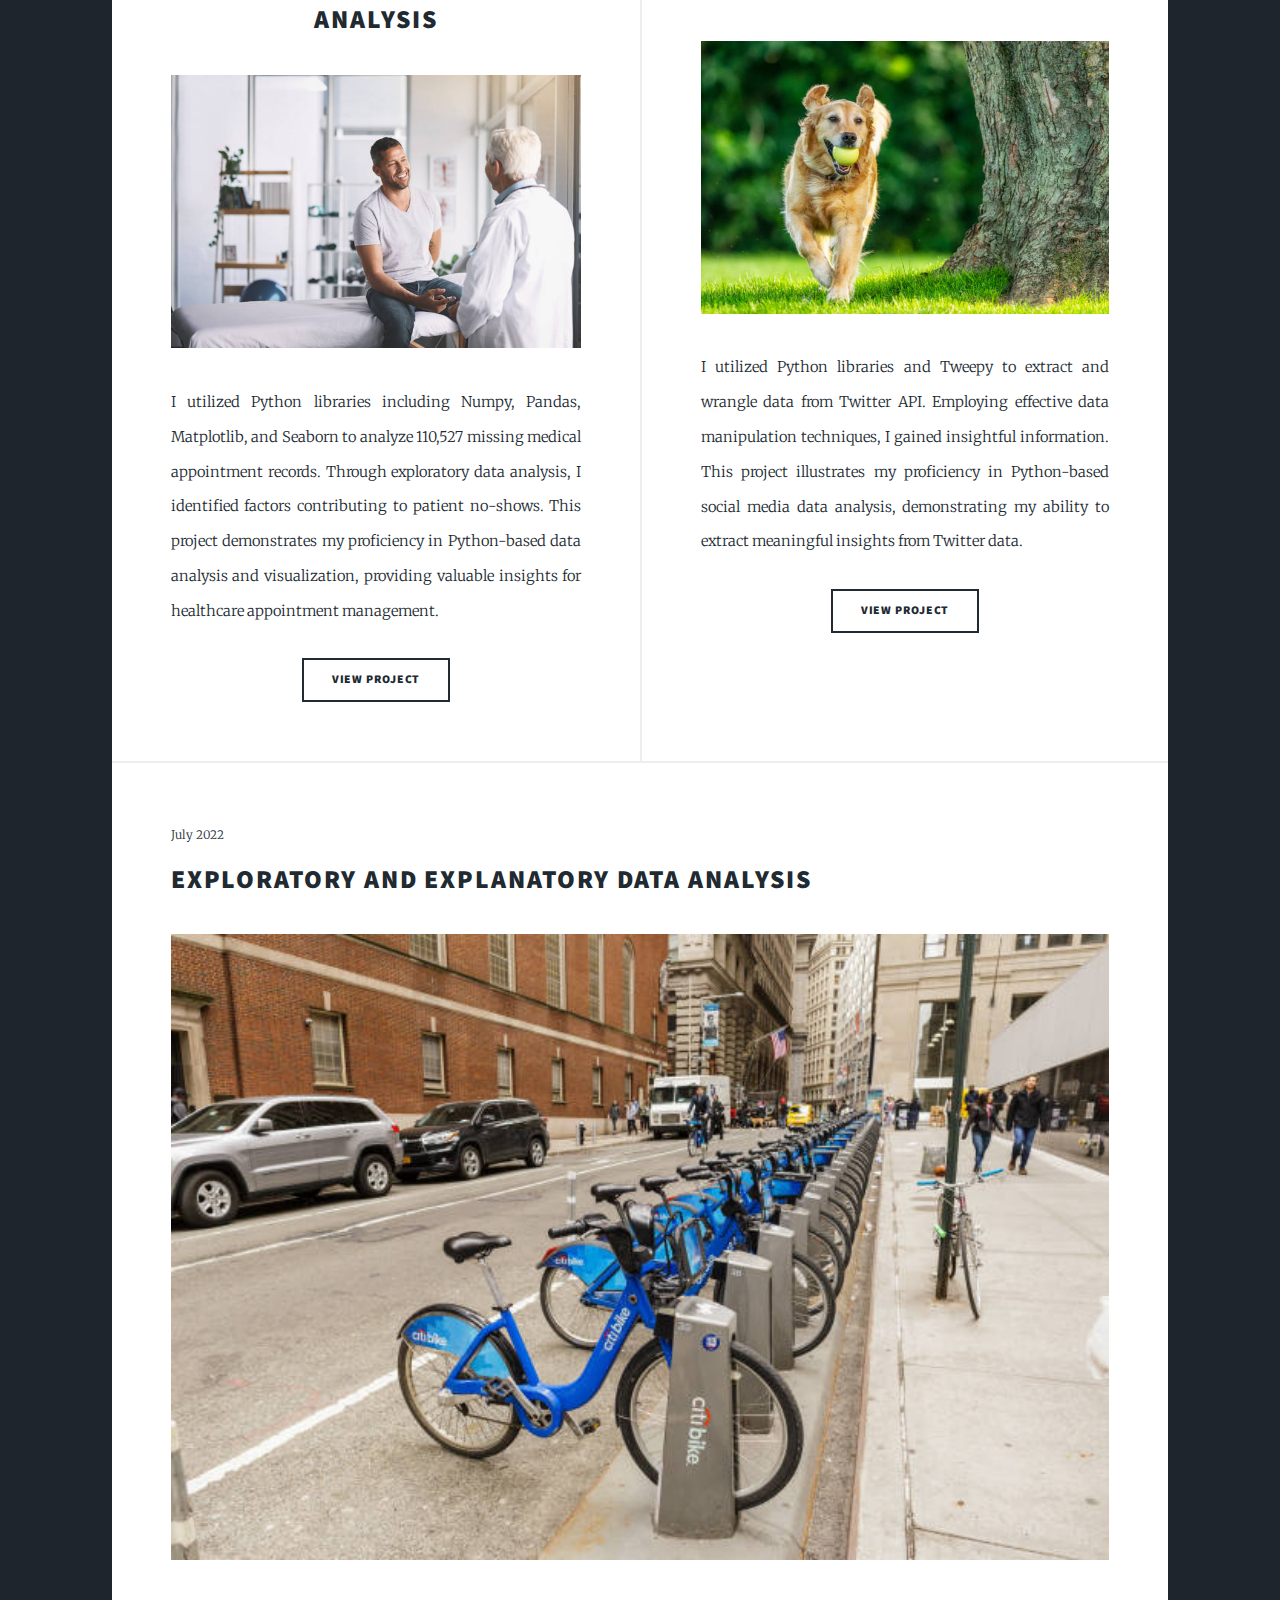
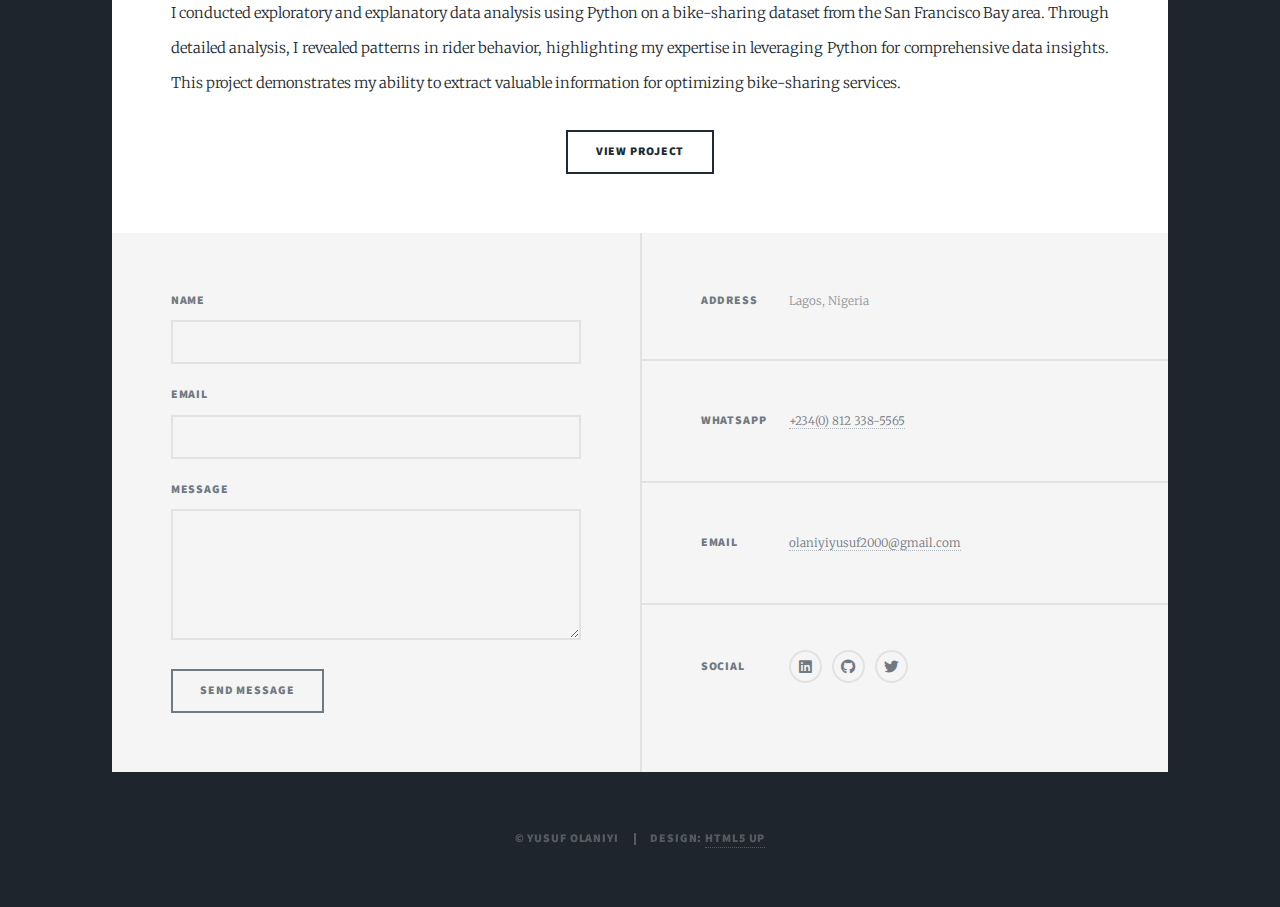
<file: dt_project.html>
<!DOCTYPE HTML>
<!--
	Massively by HTML5 UP
	html5up.net | @ajlkn
	Free for personal and commercial use under the CCA 3.0 license (html5up.net/license)
-->
<html>
	<head>
		<title>YUSUF OLANIYI PORTFOLIO</title>
		<meta charset="utf-8" />
		<meta name="viewport" content="width=device-width, initial-scale=1, user-scalable=no" />
		<link rel="stylesheet" href="assets/css/main.css" />
		<noscript><link rel="stylesheet" href="assets/css/noscript.css" /></noscript>
		
		
	</head>
	<body class="is-preload">

		<!-- Wrapper -->
			<div id="wrapper" class="fade-in">

				<!-- Intro -->
					<div id="intro">
						<h2>Welcome to Yusuf Olaniyi's Portfolio - Data Analytics Section</h2>
						<p>I'm proficient in using SQL, PowerBI and Python for data analysis. Below are some of my analytic projects
							including Exploratory data analysis, Explanatory data analysis, and Market analysis 
						</p>
					</div>

				<!-- Nav -->
					<nav id="nav">
						<ul class="links">
							<li><a href="research.html">Research Experience</a></li>
							<li><a href="ml_project.html">Machine Learing Projects</a></li>
							<li class="active"><a href="dt_project.html">Data Analytics Projects</a></li>
							<li><a href="article_cert.html">Articles and Certifications</a></li>
						</ul>
						<ul class="icons">
							<li><a href="https://www.linkedin.com/in/yusuf-olaniyi/" class="icon brands fa-linkedin"><span class="label">Linkedin</span></a></li>
							<li><a href="https://github.com/Yusuf-Olaniyi" class="icon brands fa-github"><span class="label">GitHub</span></a></li>
							<li><a href="https://twitter.com/Yusuf_Olaniyi1" class="icon brands fa-twitter"><span class="label">Twitter</span></a></li>
						</ul>
					</nav>

				<!-- Main -->
					<div id="main">
										
						<!-- Posts -->
						<h2>DATA ANALYSIS WITH SQL AND PowerBI</h2>
							<section class="posts">
								<article>
									<header>
										<span class="date">February 2022</span>
										<h2><a href="https://github.com/Yusuf-Olaniyi/Market_Analysis">Market Analysis<br />
											with SQL</a></h2>
									</header>
									<a href="https://github.com/Yusuf-Olaniyi/Market_Analysis" class="image fit"><img src="images/market.jpg" alt="" /></a>
									<p>I utilized PostGRE SQL to conduct a detailed market analysis spanning five 
										African countries. Focusing on profit, brand performance, and country-specific
										 insights, I unearthed valuable patterns to enhance the company's market 
										 strategies. This project showcases my expertise in leveraging SQL for in-depth
										 business analytics and strategic decision-making.
										<ul class="actions special">
										<li><a href="https://github.com/Yusuf-Olaniyi/Market_Analysis" class="button">View Project</a></li>
									</ul>
								</article>
								<article>
									<header>
										<span class="date">September 2023</span>
										<h2><a href="https://drive.google.com/file/d/1YMv2UD4Y-F7hzi_qGk1P4NmHWKFjJyfw/view?usp=sharing">Global YouTube Analysis<br />
										with SQL</a></h2>
									</header>
									<a href="https://drive.google.com/file/d/1YMv2UD4Y-F7hzi_qGk1P4NmHWKFjJyfw/view?usp=sharing" class="image fit"><img src="images/yt analytics.jpg" alt="" /></a>
									<p>I analyzed 2023 Global YouTube Statistics using SQL Server, focusing on video views, 
										channel performance, and subscriber data. This project demonstrates my expertise in leveraging 
										SQL for detailed data analysis, offering valuable insights into YouTube's global trends and user 
										engagement patterns.
										<ul class="actions special">
										<li><a href="https://drive.google.com/file/d/1YMv2UD4Y-F7hzi_qGk1P4NmHWKFjJyfw/view?usp=sharing" class="button">View Project</a></li>
									</ul>
								</article>
							</section>
								<article>
									<header>
										<span class="date">October 2023</span>
										<h2><a href="https://drive.google.com/file/d/17AdyxoutGzmuKhI1wLwTS5VxgdP8lNNO/view?usp=sharing">Global YouTube Analysis	with PowerBI</a></h2>
									</header>
									<a href="https://drive.google.com/file/d/17AdyxoutGzmuKhI1wLwTS5VxgdP8lNNO/view?usp=sharing" class="image fit"><img src="images/yt powerbi.jpg" alt="" /></a>
									<p>I conducted thorough cleaning and analysis of the 2023 Global YouTube Statistics using Microsoft 
										PowerBI, PowerQuery, and Excel. Through these tools, I extracted valuable insights and formulated
										 strategic recommendations. This project demonstrates my expertise in data processing, 
										 visualization, and providing actionable insights essential for strategic decision-making. 
										<ul class="actions special">
										<li><a href="https://drive.google.com/file/d/17AdyxoutGzmuKhI1wLwTS5VxgdP8lNNO/view?usp=sharing" class="button">View Project</a></li>
									</ul>
								</article>
							

							<h2>DATA ANALYSIS WITH PYTHON</h2>
							<section class="posts">
								<article>
									<header>
										<span class="date">May 2022</span>
										<h2><a href="https://github.com/Yusuf-Olaniyi/Missing-Medical-Appointment-Data-Analysis">Missing Medical Appointment<br />
										Analysis</a></h2>
									</header>
									<a href="https://github.com/Yusuf-Olaniyi/Missing-Medical-Appointment-Data-Analysis" class="image fit"><img src="images/medical.jpg" alt="" /></a>
									<p>I utilized Python libraries including Numpy, Pandas, Matplotlib, and Seaborn to analyze 110,527 missing 
										medical appointment records. Through exploratory data analysis, I identified factors contributing to 
										patient no-shows. This project demonstrates my proficiency in Python-based data analysis and visualization,
										 providing valuable insights for healthcare appointment management.
										<ul class="actions special">
										<li><a href="https://github.com/Yusuf-Olaniyi/Missing-Medical-Appointment-Data-Analysis" class="button">View Project</a></li>
									</ul>
								</article>
								<article>
									<header>
										<span class="date">July 2022</span>
										<h2><a href="https://github.com/Yusuf-Olaniyi/weratedog_Data_Wrangling">@we_rate_dog<br />
										Data Wrangling</a></h2>
									</header>
									<a href="https://github.com/Yusuf-Olaniyi/weratedog_Data_Wrangling" class="image fit"><img src="images/dog.jpg" alt="" /></a>
									<p>I utilized Python libraries and Tweepy to extract and wrangle data from Twitter API. Employing effective data 
										manipulation techniques, I gained insightful information. This project illustrates my proficiency in 
										Python-based social media data analysis, demonstrating my ability to extract meaningful insights from 
										Twitter data.
										<ul class="actions special">
										<li><a href="https://github.com/Yusuf-Olaniyi/weratedog_Data_Wrangling" class="button">View Project</a></li>
									</ul>
								</article>
							</section>
								<article>
									<header>
										<span class="date">July 2022</span>
										<h2><a href="https://github.com/Yusuf-Olaniyi/Visualization-Analysis-of-Ford-GoBike-in-San-Fracisco-Bay-">Exploratory and Explanatory Data Analysis</a></h2>
									</header>
									<a href="https://github.com/Yusuf-Olaniyi/Visualization-Analysis-of-Ford-GoBike-in-San-Fracisco-Bay-" class="image fit"><img src="images/bike.jpg" alt="" /></a>
									<p>I conducted exploratory and explanatory data analysis using Python on a bike-sharing dataset from the 
										San Francisco Bay area. Through detailed analysis, I revealed patterns in rider behavior, highlighting 
										my expertise in leveraging Python for comprehensive data insights. This project demonstrates my ability 
										to extract valuable information for optimizing bike-sharing services.

										<ul class="actions special">
										<li><a href="https://github.com/Yusuf-Olaniyi/Visualization-Analysis-of-Ford-GoBike-in-San-Fracisco-Bay-" class="button">View Project</a></li>
									</ul>
								</article>					
					</div>  


				<!-- Footer -->
					<footer id="footer">
						<section>
							<form method="post" action="https://formspree.io/f/myyqvvqd">
								<div class="fields">
									<div class="field">
										<label for="name">Name</label>
										<input type="text" name="name" id="name" />
									</div>
									<div class="field">
										<label for="email">Email</label>
										<input type="text" name="email" id="email" />
									</div>
									<div class="field">
										<label for="message">Message</label>
										<textarea name="message" id="message" rows="3"></textarea>
									</div>
								</div>
								<ul class="actions">
									<li><input type="submit" value="Send Message" /></li>
								</ul>
							</form>
						</section>
						<section class="split contact">
							<section class="alt">
								<h3>Address</h3>
								<p>Lagos, Nigeria</p>
							</section>
							<section>
								<h3>WhatsApp</h3>
								<p><a href="#">+234(0) 812 338-5565</a></p>
							</section>
							<section>
								<h3>Email</h3>
								<p><a href="mailto:olaniyiyusuf2000@gmail.com">olaniyiyusuf2000@gmail.com</a></p>
							</section>
							<section>
								<h3>Social</h3>
								<ul class="icons alt">
									<li><a href="https://www.linkedin.com/in/yusuf-olaniyi/" class="icon brands fa-linkedin"><span class="label">Linkedin</span></a></li>
							<li><a href="https://github.com/Yusuf-Olaniyi" class="icon brands fa-github"><span class="label">GitHub</span></a></li>
							<li><a href="https://twitter.com/Yusuf_Olaniyi1" class="icon brands fa-twitter"><span class="label">Twitter</span></a></li>
						</ul>
							</section>
						</section>
					</footer>

				<!-- Copyright -->
					<div id="copyright">
						<ul><li>&copy; YUSUF OLANIYI</li><li>Design: <a href="https://html5up.net">HTML5 UP</a></li></ul>
					</div>

			</div>

		<!-- Scripts -->
			<script src="assets/js/jquery.min.js"></script>
			<script src="assets/js/jquery.scrollex.min.js"></script>
			<script src="assets/js/jquery.scrolly.min.js"></script>
			<script src="assets/js/browser.min.js"></script>
			<script src="assets/js/breakpoints.min.js"></script>
			<script src="assets/js/util.js"></script>
			<script src="assets/js/main.js"></script>

	</body>
</html>
</file>
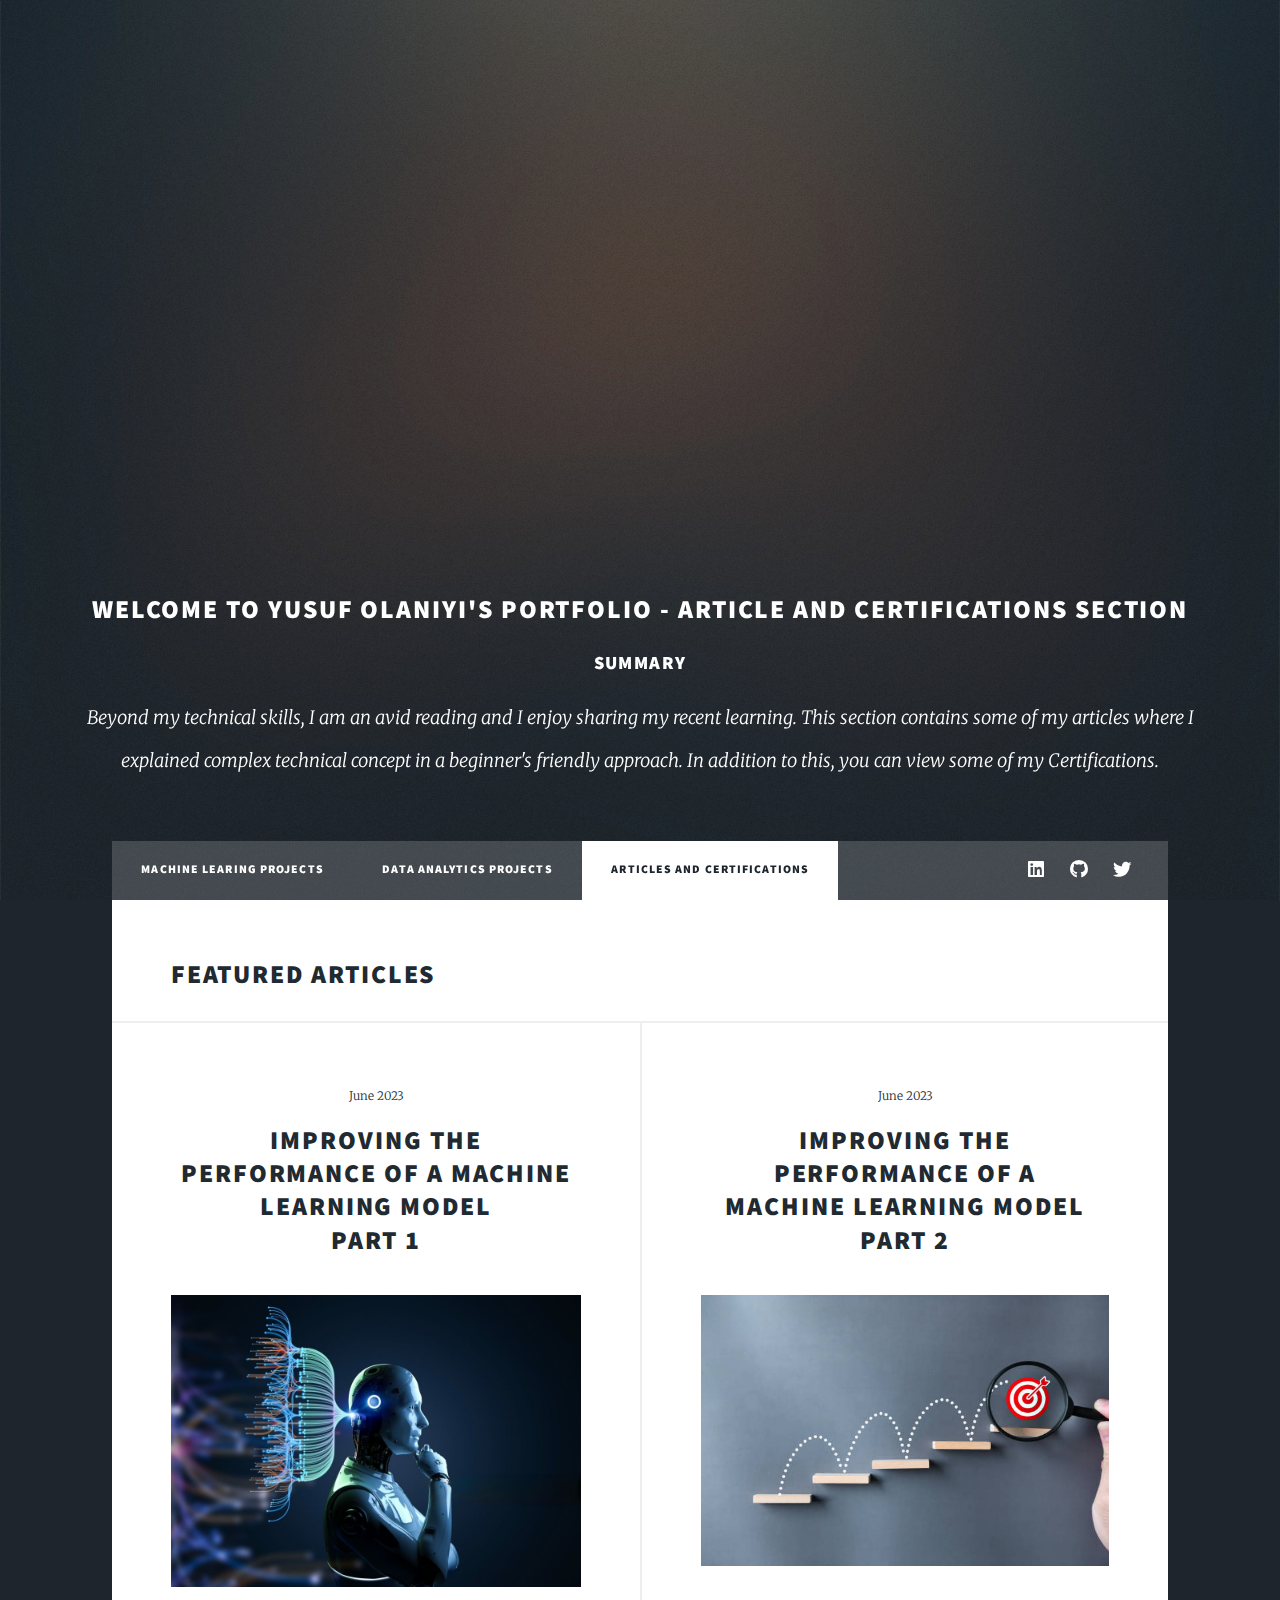
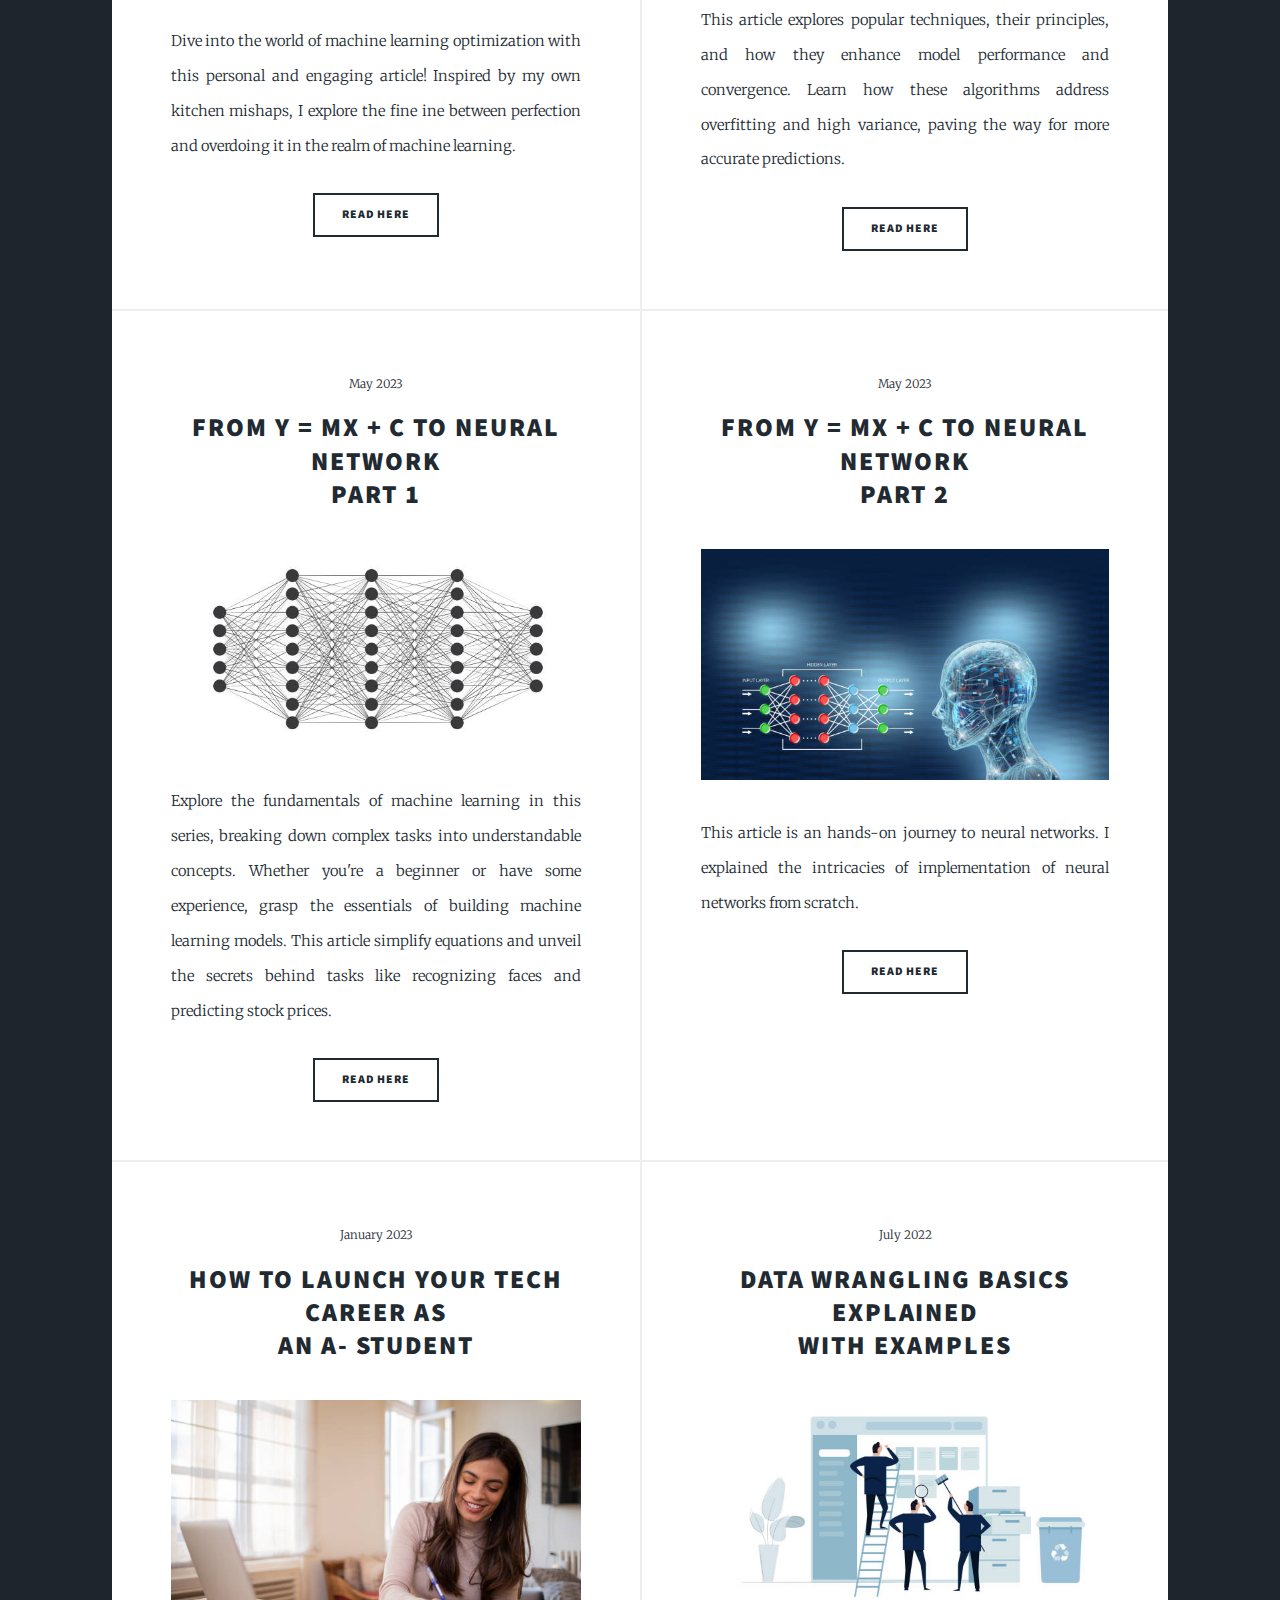
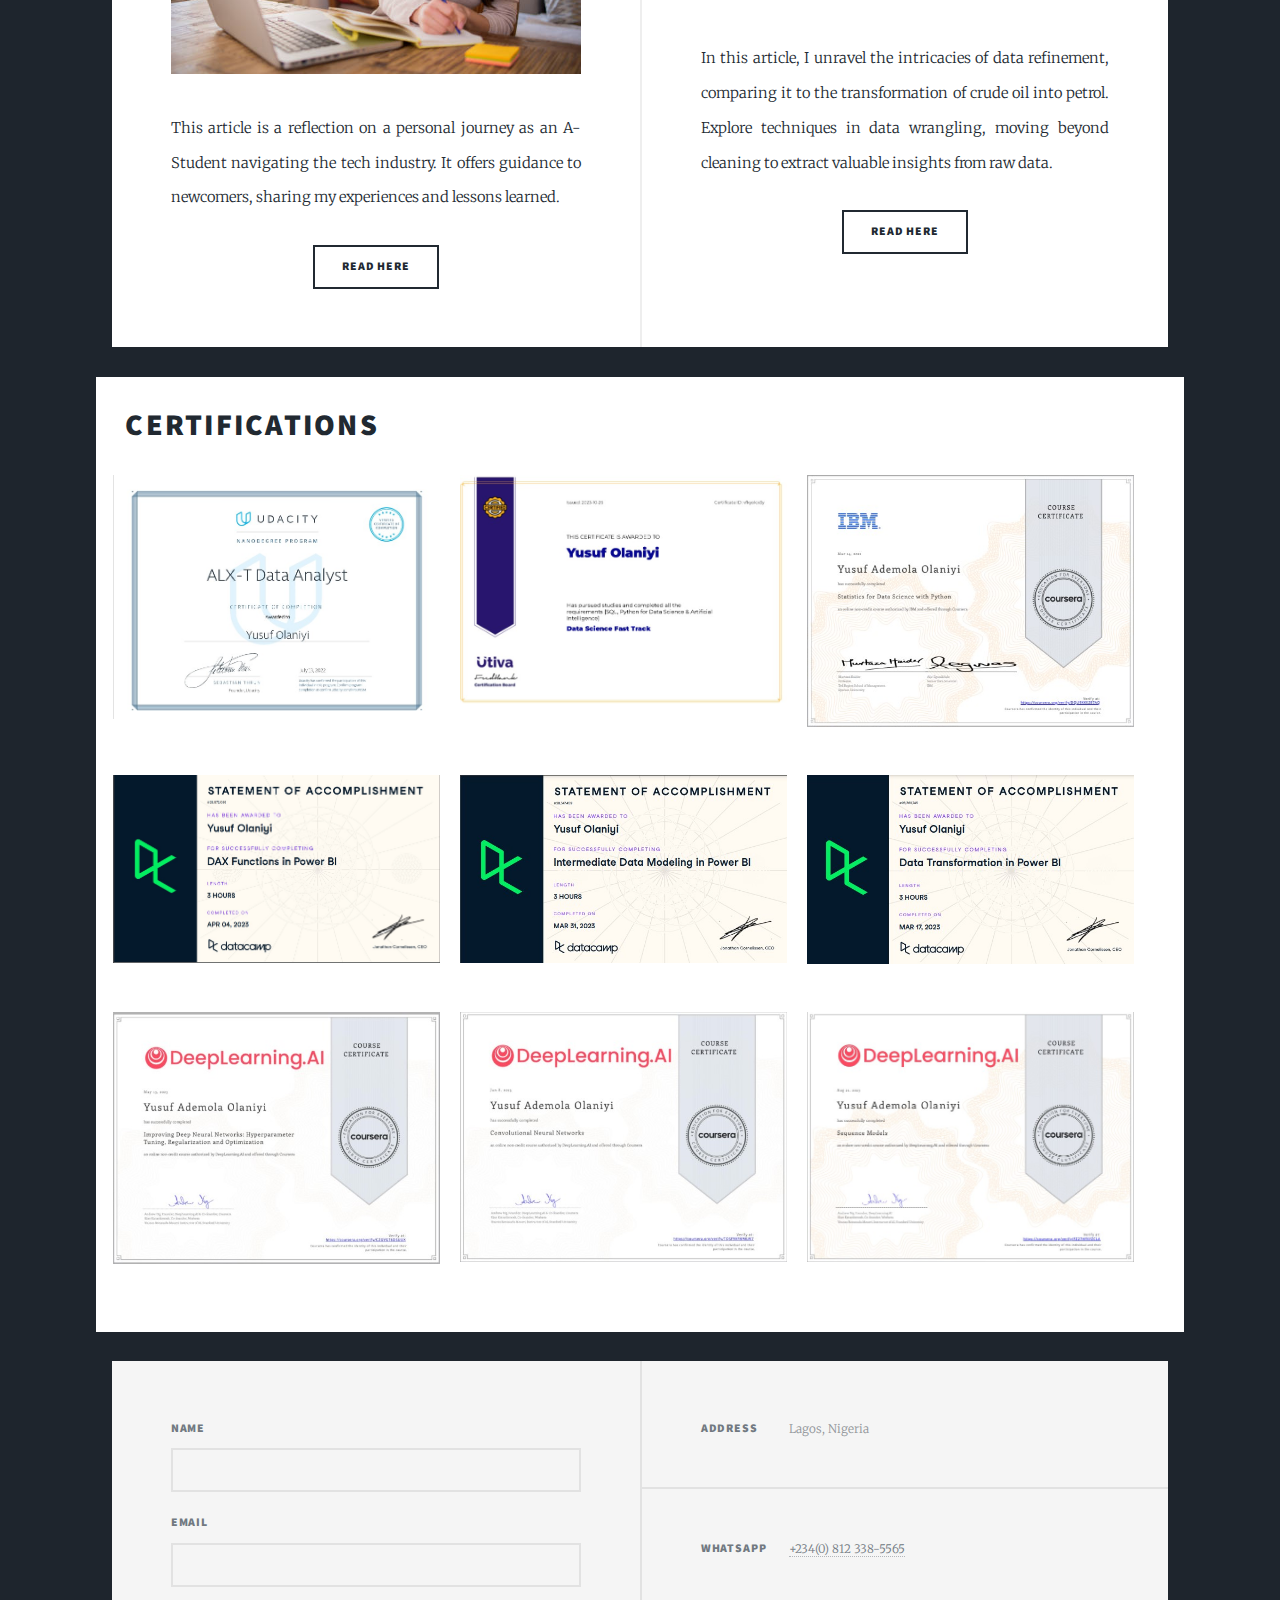
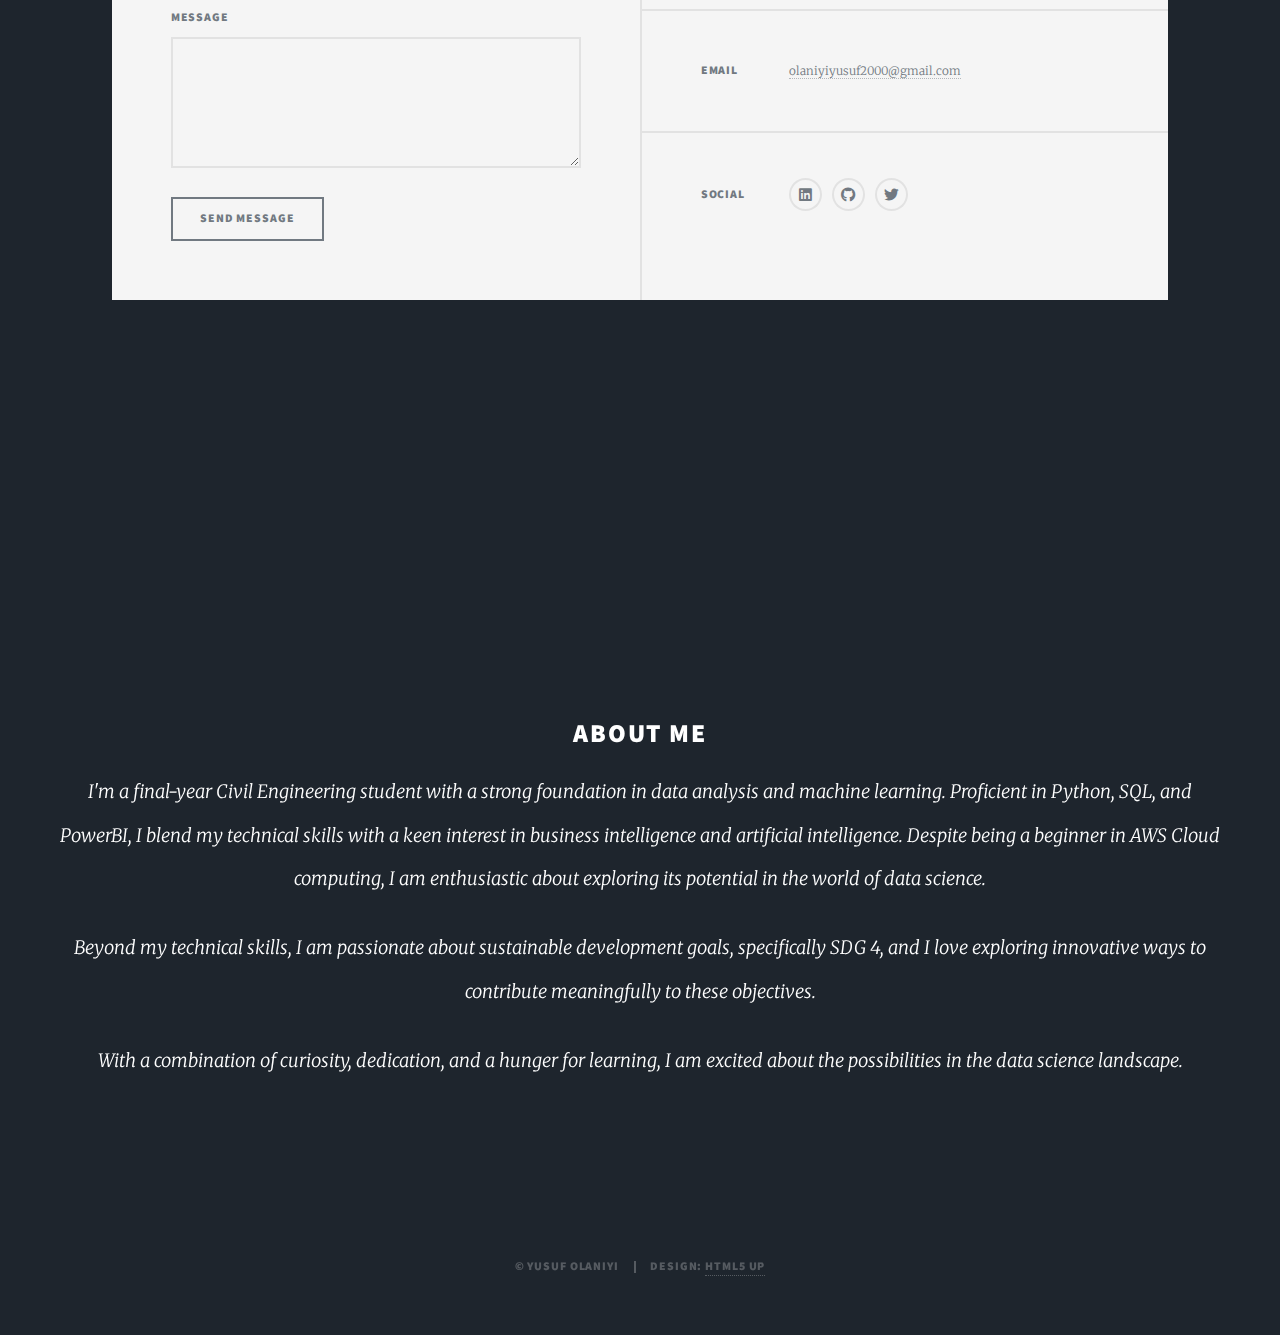
<file: elements.html>
<!DOCTYPE HTML>
<!--
	Massively by HTML5 UP
	html5up.net | @ajlkn
	Free for personal and commercial use under the CCA 3.0 license (html5up.net/license)
-->
<html>
	<head>
		<title>YUSUF OLANIYI PORTFOLIO</title>
		<meta charset="utf-8" />
		<meta name="viewport" content="width=device-width, initial-scale=1, user-scalable=no" />
		<link rel="stylesheet" href="assets/css/main.css" />
		<noscript><link rel="stylesheet" href="assets/css/noscript.css" /></noscript>
		
		
	</head>
	<body class="is-preload">

		<!-- Wrapper -->
			<div id="wrapper" class="fade-in">

				<!-- Intro -->
				<div id="intro">
					<h2>Welcome to Yusuf Olaniyi's Portfolio - Article and Certifications Section</h2>
					<h3>Summary</h3>
					<p>Beyond my technical skills, I am an avid reading and I enjoy sharing my recent learning. 
						This section contains some of my articles where I explained complex technical concept in a beginner's friendly approach.
						In addition to this, you can view some of my Certifications.
					</p>
				</div>

				<!-- Nav -->
					<nav id="nav">
						<ul class="links">
							<li><a href="index.html">Machine Learing Projects</a></li>
							<li><a href="generic.html">Data Analytics Projects</a></li>
							<li class="active"><a href="elements.html">Articles and Certifications</a></li>
						</ul>
						<ul class="icons">
							<li><a href="https://www.linkedin.com/in/yusuf-olaniyi/" class="icon brands fa-linkedin"><span class="label">Linkedin</span></a></li>
							<li><a href="https://github.com/Yusuf-Olaniyi" class="icon brands fa-github"><span class="label">GitHub</span></a></li>
							<li><a href="https://twitter.com/Yusuf_Olaniyi1" class="icon brands fa-twitter"><span class="label">Twitter</span></a></li>
						</ul>
					</nav>

				<!-- Main -->
				<div id="main">
						<h2>Featured Articles</h2>
						<section class="posts">
												
							<article>
								<header>
									<span class="date">June 2023</span>
									<h2><a href="https://the-data-trailblazer.hashnode.dev/improving-the-performance-of-machine-learning-models-part-1">Improving the performance of a machine learning model<br />
										  Part 1</a></h2>
								</header>
								<a href="https://the-data-trailblazer.hashnode.dev/improving-the-performance-of-machine-learning-models-part-1" class="image fit"><img src="images/ml.jpeg" alt="" /></a>
								<p>Dive into the world of machine learning optimization with this personal and 
									engaging article! Inspired by my own kitchen mishaps, I explore the fine 
									ine between perfection and overdoing it in the realm of machine learning.
 
									<ul class="actions special">
									<li><a href="https://the-data-trailblazer.hashnode.dev/improving-the-performance-of-machine-learning-models-part-1" class="button">Read Here</a></li>
								</ul>
							</article>

							<article>
								<header>
									<span class="date">June 2023</span>
									<h2><a href="https://the-data-trailblazer.hashnode.dev/improving-the-performance-of-machine-learning-models-part-2 ">Improving the performance of a<br />
										machine learning model  Part 2</a></h2>
								</header>
								<a href="https://the-data-trailblazer.hashnode.dev/improving-the-performance-of-machine-learning-models-part-2 " class="image fit"><img src="images/performance.jpg" alt="" /></a>
								<p>This article explores popular techniques, their principles, and how they enhance model 
									performance and convergence. Learn how these algorithms address overfitting and high variance, 
									paving the way for more accurate predictions. 
									<ul class="actions special">
									<li><a href="https://the-data-trailblazer.hashnode.dev/improving-the-performance-of-machine-learning-models-part-2 " class="button">Read Here</a></li>
								</ul>
							</article>
						
															
							<article>
								<header>
									<span class="date">May 2023</span>
									<h2><a href="https://medium.com/@olaniyiyusuf2000/from-y-mx-c-to-deep-neural-network-part-1-562d87fb2b23">From y = mx + c to neural network<br />
										  Part 1</a></h2>
								</header>
								<a href="https://medium.com/@olaniyiyusuf2000/from-y-mx-c-to-deep-neural-network-part-1-562d87fb2b23" class="image fit"><img src="images/nn-1.jpg" alt="" /></a>
								<p>Explore the fundamentals of machine learning in this series, breaking down 
									complex tasks into understandable concepts. Whether you're a beginner or 
									have some experience, grasp the essentials of building machine learning 
									models. This article simplify equations and unveil the secrets behind 
									tasks like recognizing faces and predicting stock prices. 

									<ul class="actions special">
									<li><a href="https://medium.com/@olaniyiyusuf2000/from-y-mx-c-to-deep-neural-network-part-1-562d87fb2b23" class="button">Read Here</a></li>
								</ul>
							</article>

							<article>
								<header>
									<span class="date">May 2023</span>
									<h2><a href="https://medium.com/@olaniyiyusuf2000/from-y-mx-c-to-deep-neural-network-part-2-429fa0cbbf97">From y = mx + c to neural network<br />
										  Part 2</a></h2>
								</header>
								<a href="https://medium.com/@olaniyiyusuf2000/from-y-mx-c-to-deep-neural-network-part-2-429fa0cbbf97" class="image fit"><img src="images/nn-2.jpg" alt="" /></a>
								<p>This article is an hands-on journey to neural networks. I explained the intricacies of implementation of 
									neural networks from scratch.
									<ul class="actions special">
									<li><a href="https://medium.com/@olaniyiyusuf2000/from-y-mx-c-to-deep-neural-network-part-2-429fa0cbbf97" class="button">Read Here</a></li>
								</ul>
							</article>
						
							<article>
								<header>
									<span class="date">January 2023</span>
									<h2><a href="https://medium.com/p/4b66ed250947">How to Launch your Tech Career as<br />
										an A- student</a></h2>
								</header>
								<a href="https://medium.com/p/4b66ed250947" class="image fit"><img src="images/student.jpg" alt="" /></a>
								<p>This article is a reflection on a personal journey as an A-Student 
									navigating the tech industry. It offers guidance to newcomers, sharing my 
									experiences and lessons learned. 

									<ul class="actions special">
									<li><a href="https://medium.com/p/4b66ed250947" class="button">Read Here</a></li>
								</ul>
							</article>
						
							<article>
								<header>
									<span class="date">July 2022</span>
									<h2><a href="https://medium.com/@olaniyiyusuf2000/data-wrangling-basics-explained-with-examples-ebe25c1ff4b9">Data wrangling basics explained<br />
										with examples</a></h2>
								</header>
								<a href="https://medium.com/@olaniyiyusuf2000/data-wrangling-basics-explained-with-examples-ebe25c1ff4b9" class="image fit"><img src="images/data'.jpg" alt="" /></a>
								<p>In this article, I unravel the intricacies of data refinement, comparing it to the transformation of 
									crude oil into petrol. Explore techniques in data wrangling, moving beyond cleaning to extract valuable 
									insights from raw data. 

									<ul class="actions special">
									<li><a href="https://medium.com/@olaniyiyusuf2000/data-wrangling-basics-explained-with-examples-ebe25c1ff4b9" class="button">Read Here</a></li>
								</ul>
							</article>
						</section>


					</div>
					
					<section id="certificates">	
						<header>
							<h2>Certifications</h2>
						</header>		
						<div class="row">
						  <div class="certificate">
							<img src="images/ALX.jpg" alt="Certificate 1">
						  </div>
					
						  <div class="certificate">
							<img src="images/utiva.jpg" alt="Certificate 2">
						  </div>
					
						  <div class="certificate">
							<img src="images/stats.jpg" alt="Certificate 3">
						  </div>
						</div>
					
						<div class="row">
						  <div class="certificate">
							<img src="images/DAX.jpg" alt="Certificate 4">
						  </div>
					
						  <div class="certificate">
							<img src="images/model.jpg" alt="Certificate 5">
						  </div>
					
						  <div class="certificate">
							<img src="images/trans.jpg" alt="Certificate 6">
						</div>
						</div>
					
						<div class="row">
						  <div class="certificate">
							<img src="images/hyper.jpg" alt="Certificate 7">
						</div>
					
						  <div class="certificate">
							<img src="images/cnn.jpg" alt="Certificate 8">
						  </div>
					
						  <div class="certificate">
							<img src="images/sequence.jpg" alt="Certificate 9">
						</div>
						</div>
					  </section>		  

			
				<!-- Footer -->
					<footer id="footer">
						<section>
							<form method="post" action="https://formspree.io/f/myyqvvqd">
								<div class="fields">
									<div class="field">
										<label for="name">Name</label>
										<input type="text" name="name" id="name" />
									</div>
									<div class="field">
										<label for="email">Email</label>
										<input type="text" name="email" id="email" />
									</div>
									<div class="field">
										<label for="message">Message</label>
										<textarea name="message" id="message" rows="3"></textarea>
									</div>
								</div>
								<ul class="actions">
									<li><input type="submit" value="Send Message" /></li>
								</ul>
							</form>
						</section>
						<section class="split contact">
							<section class="alt">
								<h3>Address</h3>
								<p>Lagos, Nigeria</p>
							</section>
							<section>
								<h3>WhatsApp</h3>
								<p><a href="#">+234(0) 812 338-5565</a></p>
							</section>
							<section>
								<h3>Email</h3>
								<p><a href="mailto:olaniyiyusuf2000@gmail.com">olaniyiyusuf2000@gmail.com</a></p>
							</section>
							<section>
								<h3>Social</h3>
								<ul class="icons alt">
									<li><a href="https://www.linkedin.com/in/yusuf-olaniyi/" class="icon brands fa-linkedin"><span class="label">Linkedin</span></a></li>
							<li><a href="https://github.com/Yusuf-Olaniyi" class="icon brands fa-github"><span class="label">GitHub</span></a></li>
							<li><a href="https://twitter.com/Yusuf_Olaniyi1" class="icon brands fa-twitter"><span class="label">Twitter</span></a></li>
						</ul>
							</section>
						</section>
					</footer>
					
				<div id="intro">
					
						<h2>About Me</h2>
						<p>I'm a final-year Civil Engineering student with a strong foundation in data analysis 
							and machine learning. Proficient in Python, SQL, and PowerBI, I blend my technical skills with a 
							keen interest in business intelligence and artificial intelligence. Despite being a beginner in AWS Cloud computing,
							I am enthusiastic about exploring its potential in the world of data science.
						</p>
						<p>
						Beyond my technical skills, I am passionate about sustainable development goals, specifically SDG 4, and I love exploring innovative ways to contribute meaningfully to these objectives.
						</p>
						<p>
						With a combination of curiosity, dedication, and a hunger for learning, I am excited about the possibilities in the data science landscape.
						</p>	
						
					</div>

				<!-- Copyright -->
					<div id="copyright">
						<ul><li>&copy; YUSUF OLANIYI</li><li>Design: <a href="https://html5up.net">HTML5 UP</a></li></ul>
					</div>

			</div>

		<!-- Scripts -->
			<script src="assets/js/jquery.min.js"></script>
			<script src="assets/js/jquery.scrollex.min.js"></script>
			<script src="assets/js/jquery.scrolly.min.js"></script>
			<script src="assets/js/browser.min.js"></script>
			<script src="assets/js/breakpoints.min.js"></script>
			<script src="assets/js/util.js"></script>
			<script src="assets/js/main.js"></script>

	</body>
</html>
</file>
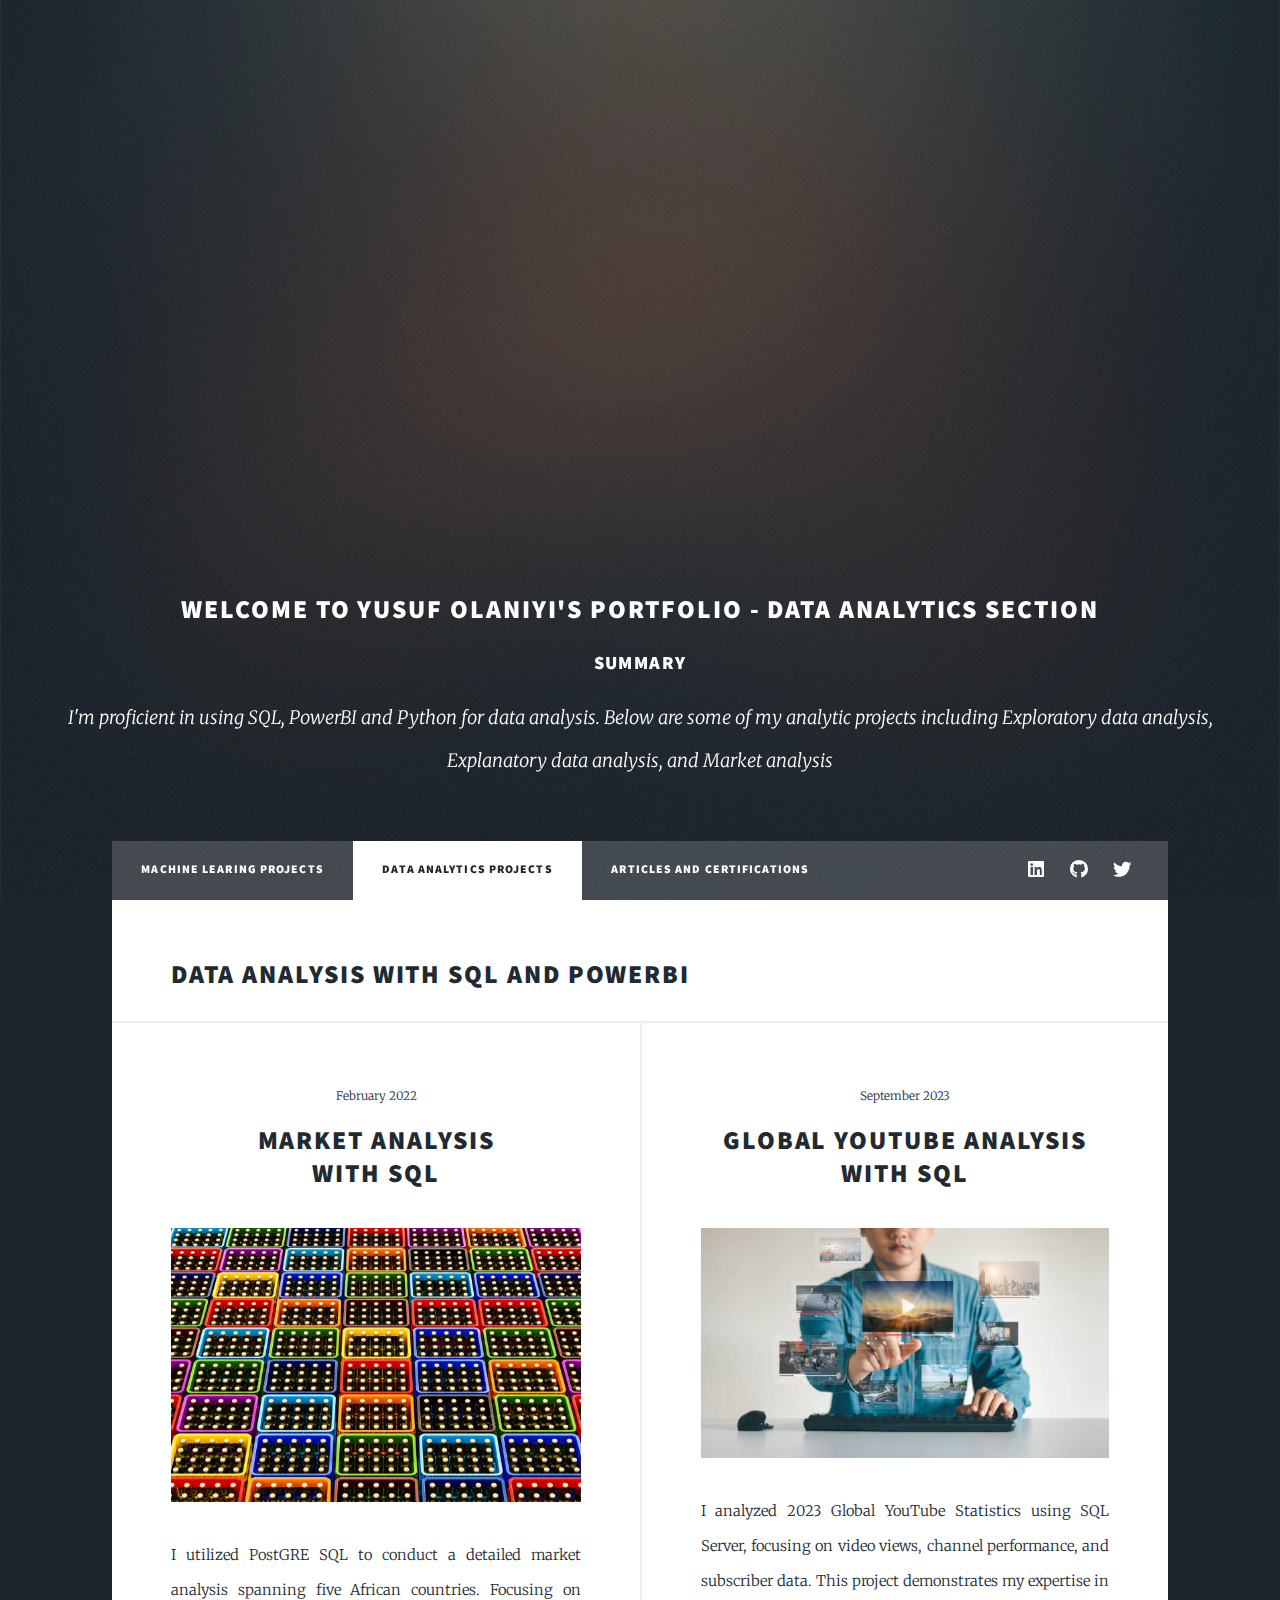
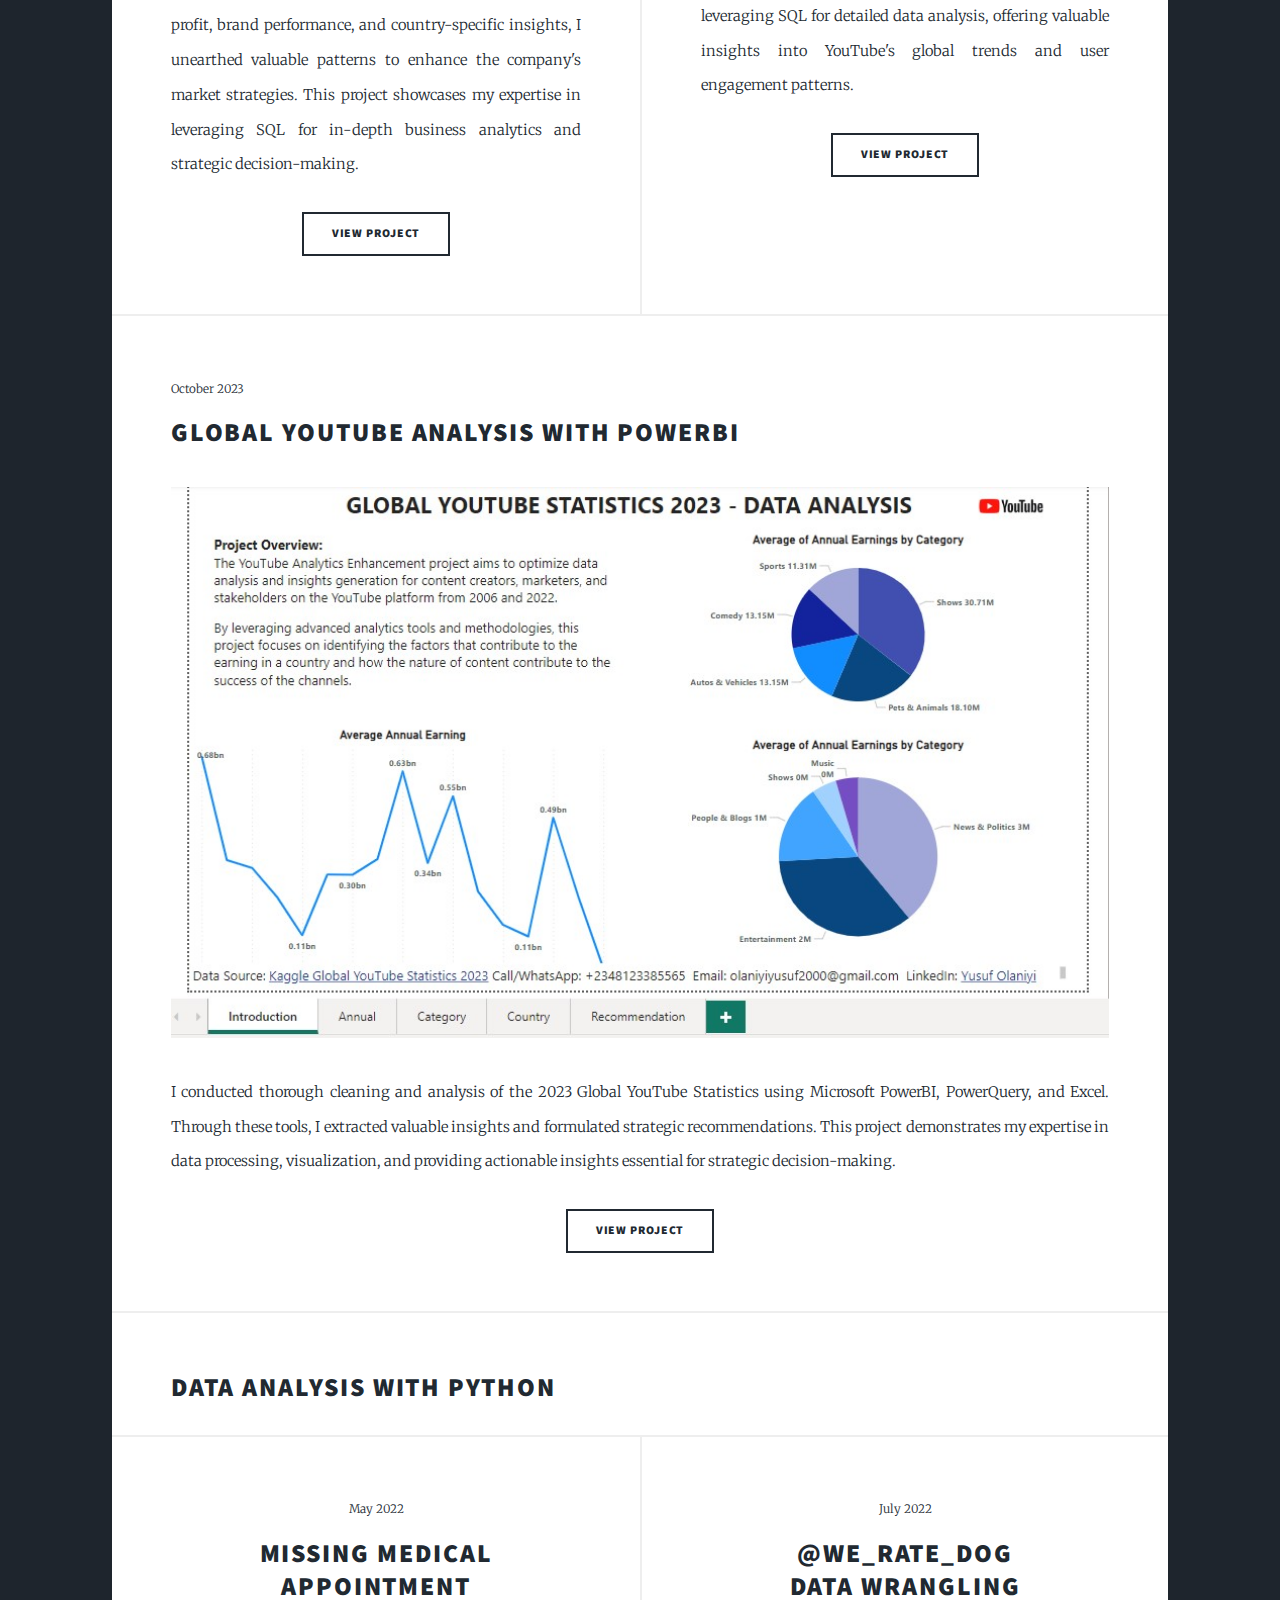
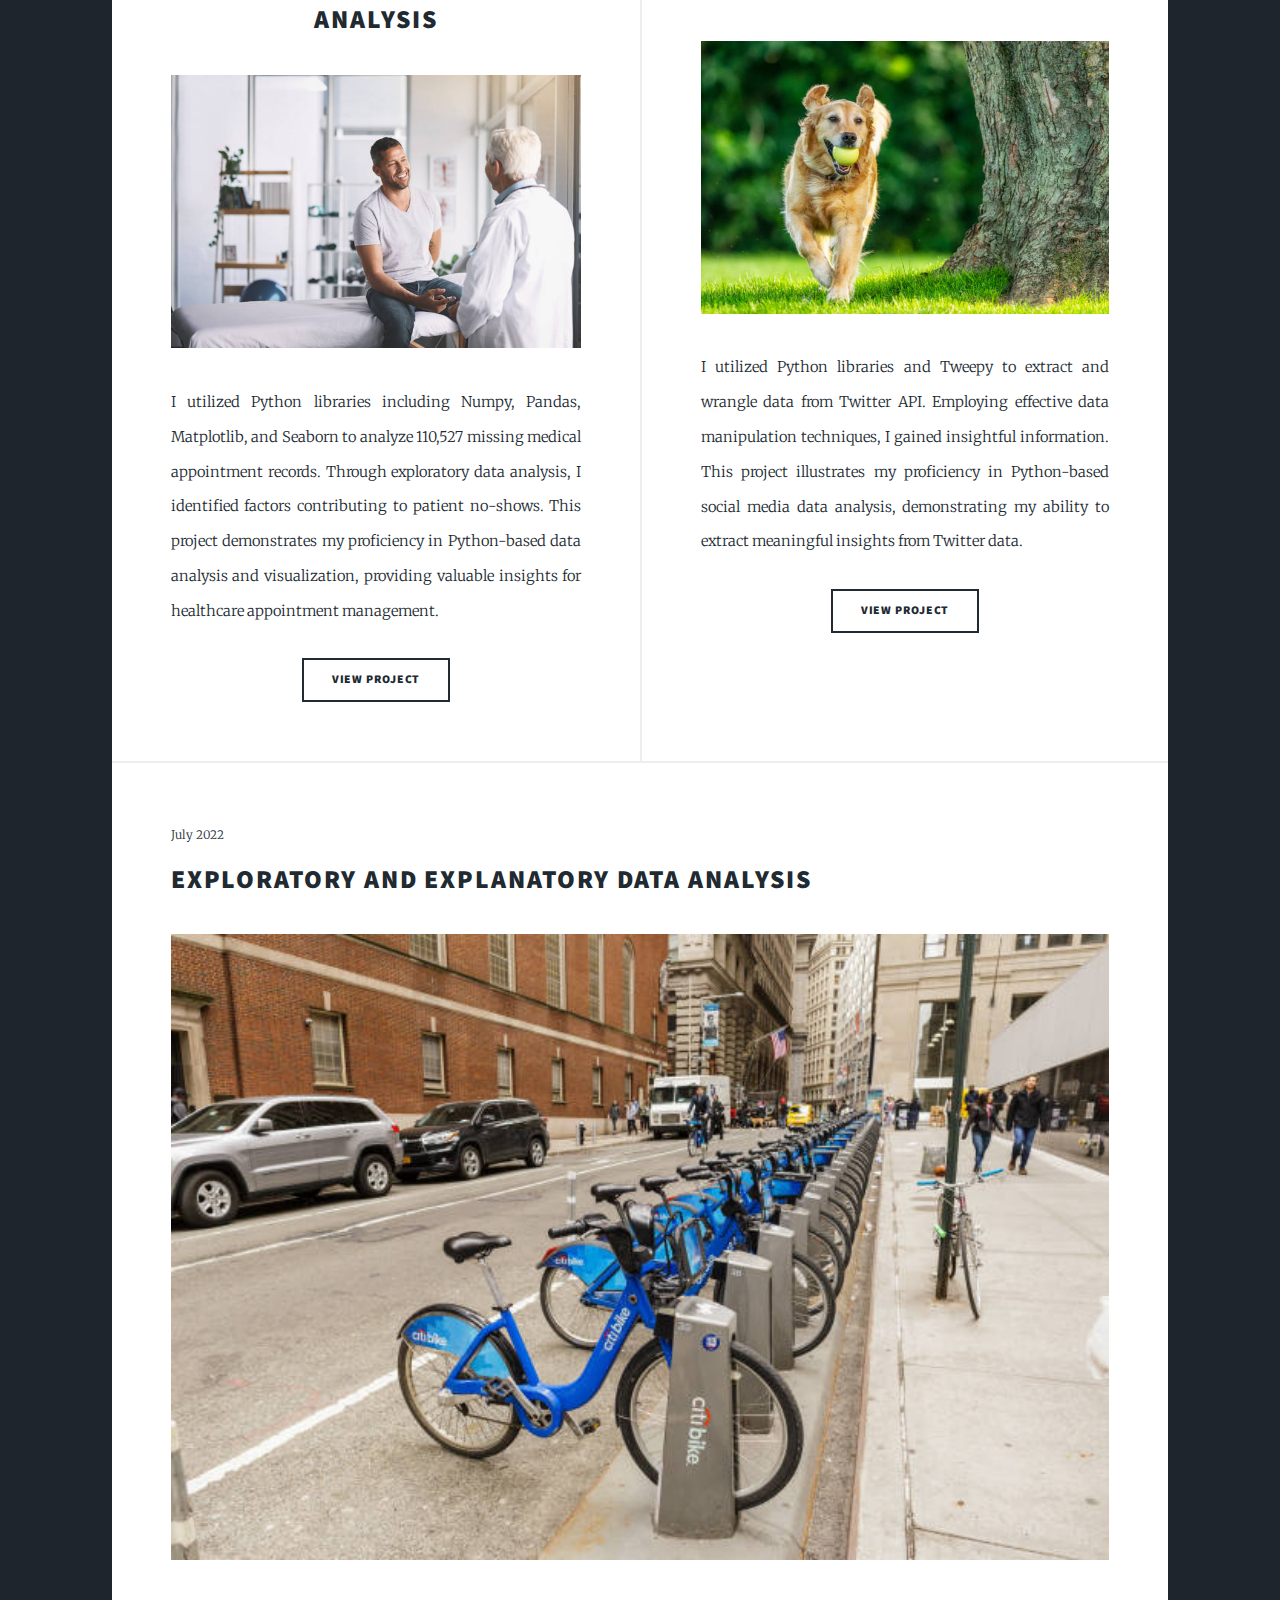
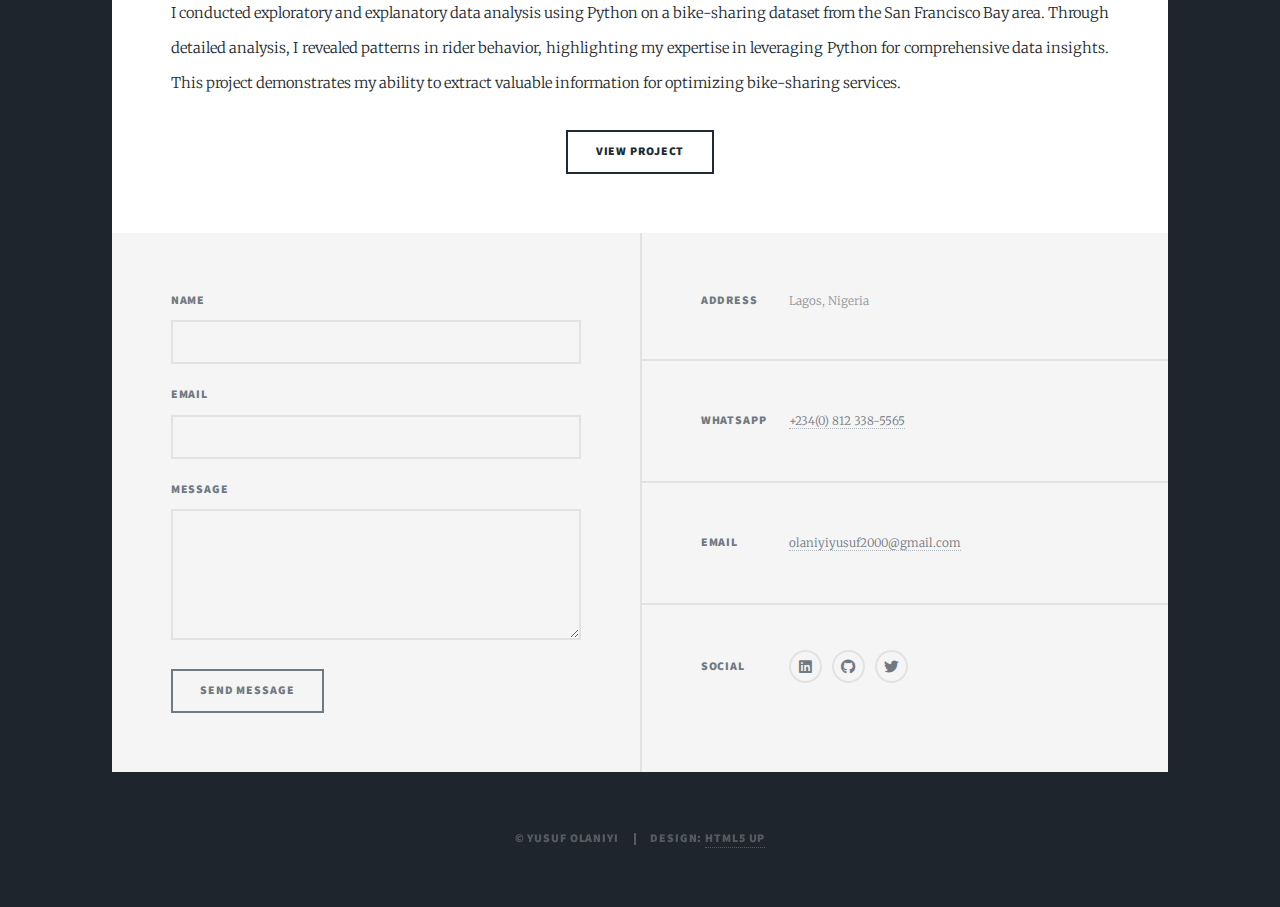
<file: generic.html>
<!DOCTYPE HTML>
<!--
	Massively by HTML5 UP
	html5up.net | @ajlkn
	Free for personal and commercial use under the CCA 3.0 license (html5up.net/license)
-->
<html>
	<head>
		<title>YUSUF OLANIYI PORTFOLIO</title>
		<meta charset="utf-8" />
		<meta name="viewport" content="width=device-width, initial-scale=1, user-scalable=no" />
		<link rel="stylesheet" href="assets/css/main.css" />
		<noscript><link rel="stylesheet" href="assets/css/noscript.css" /></noscript>
		
		
	</head>
	<body class="is-preload">

		<!-- Wrapper -->
			<div id="wrapper" class="fade-in">

				<!-- Intro -->
					<div id="intro">
						<h2>Welcome to Yusuf Olaniyi's Portfolio - Data Analytics Section</h2>
						<h3>Summary</h3>
						<p>I'm proficient in using SQL, PowerBI and Python for data analysis. Below are some of my analytic projects
							including Exploratory data analysis, Explanatory data analysis, and Market analysis 
						</p>
					</div>

				<!-- Nav -->
					<nav id="nav">
						<ul class="links">
							<li><a href="index.html">Machine Learing Projects</a></li>
							<li class="active"><a href="generic.html">Data Analytics Projects</a></li>
							<li><a href="elements.html">Articles and Certifications</a></li>
						</ul>
						<ul class="icons">
							<li><a href="https://www.linkedin.com/in/yusuf-olaniyi/" class="icon brands fa-linkedin"><span class="label">Linkedin</span></a></li>
							<li><a href="https://github.com/Yusuf-Olaniyi" class="icon brands fa-github"><span class="label">GitHub</span></a></li>
							<li><a href="https://twitter.com/Yusuf_Olaniyi1" class="icon brands fa-twitter"><span class="label">Twitter</span></a></li>
						</ul>
					</nav>

				<!-- Main -->
					<div id="main">
										
						<!-- Posts -->
						<h2>DATA ANALYSIS WITH SQL AND PowerBI</h2>
							<section class="posts">
								<article>
									<header>
										<span class="date">February 2022</span>
										<h2><a href="https://github.com/Yusuf-Olaniyi/Market_Analysis">Market Analysis<br />
											with SQL</a></h2>
									</header>
									<a href="https://github.com/Yusuf-Olaniyi/Market_Analysis" class="image fit"><img src="images/market.jpg" alt="" /></a>
									<p>I utilized PostGRE SQL to conduct a detailed market analysis spanning five 
										African countries. Focusing on profit, brand performance, and country-specific
										 insights, I unearthed valuable patterns to enhance the company's market 
										 strategies. This project showcases my expertise in leveraging SQL for in-depth
										 business analytics and strategic decision-making.
										<ul class="actions special">
										<li><a href="https://github.com/Yusuf-Olaniyi/Market_Analysis" class="button">View Project</a></li>
									</ul>
								</article>
								<article>
									<header>
										<span class="date">September 2023</span>
										<h2><a href="https://drive.google.com/file/d/1YMv2UD4Y-F7hzi_qGk1P4NmHWKFjJyfw/view?usp=sharing">Global YouTube Analysis<br />
										with SQL</a></h2>
									</header>
									<a href="https://drive.google.com/file/d/1YMv2UD4Y-F7hzi_qGk1P4NmHWKFjJyfw/view?usp=sharing" class="image fit"><img src="images/yt analytics.jpg" alt="" /></a>
									<p>I analyzed 2023 Global YouTube Statistics using SQL Server, focusing on video views, 
										channel performance, and subscriber data. This project demonstrates my expertise in leveraging 
										SQL for detailed data analysis, offering valuable insights into YouTube's global trends and user 
										engagement patterns.
										<ul class="actions special">
										<li><a href="https://drive.google.com/file/d/1YMv2UD4Y-F7hzi_qGk1P4NmHWKFjJyfw/view?usp=sharing" class="button">View Project</a></li>
									</ul>
								</article>
							</section>
								<article>
									<header>
										<span class="date">October 2023</span>
										<h2><a href="https://drive.google.com/file/d/17AdyxoutGzmuKhI1wLwTS5VxgdP8lNNO/view?usp=sharing">Global YouTube Analysis	with PowerBI</a></h2>
									</header>
									<a href="https://drive.google.com/file/d/17AdyxoutGzmuKhI1wLwTS5VxgdP8lNNO/view?usp=sharing" class="image fit"><img src="images/yt powerbi.jpg" alt="" /></a>
									<p>I conducted thorough cleaning and analysis of the 2023 Global YouTube Statistics using Microsoft 
										PowerBI, PowerQuery, and Excel. Through these tools, I extracted valuable insights and formulated
										 strategic recommendations. This project demonstrates my expertise in data processing, 
										 visualization, and providing actionable insights essential for strategic decision-making. 
										<ul class="actions special">
										<li><a href="https://drive.google.com/file/d/17AdyxoutGzmuKhI1wLwTS5VxgdP8lNNO/view?usp=sharing" class="button">View Project</a></li>
									</ul>
								</article>
							

							<h2>DATA ANALYSIS WITH PYTHON</h2>
							<section class="posts">
								<article>
									<header>
										<span class="date">May 2022</span>
										<h2><a href="https://github.com/Yusuf-Olaniyi/Missing-Medical-Appointment-Data-Analysis">Missing Medical Appointment<br />
										Analysis</a></h2>
									</header>
									<a href="https://github.com/Yusuf-Olaniyi/Missing-Medical-Appointment-Data-Analysis" class="image fit"><img src="images/medical.jpg" alt="" /></a>
									<p>I utilized Python libraries including Numpy, Pandas, Matplotlib, and Seaborn to analyze 110,527 missing 
										medical appointment records. Through exploratory data analysis, I identified factors contributing to 
										patient no-shows. This project demonstrates my proficiency in Python-based data analysis and visualization,
										 providing valuable insights for healthcare appointment management.
										<ul class="actions special">
										<li><a href="https://github.com/Yusuf-Olaniyi/Missing-Medical-Appointment-Data-Analysis" class="button">View Project</a></li>
									</ul>
								</article>
								<article>
									<header>
										<span class="date">July 2022</span>
										<h2><a href="https://github.com/Yusuf-Olaniyi/weratedog_Data_Wrangling">@we_rate_dog<br />
										Data Wrangling</a></h2>
									</header>
									<a href="https://github.com/Yusuf-Olaniyi/weratedog_Data_Wrangling" class="image fit"><img src="images/dog.jpg" alt="" /></a>
									<p>I utilized Python libraries and Tweepy to extract and wrangle data from Twitter API. Employing effective data 
										manipulation techniques, I gained insightful information. This project illustrates my proficiency in 
										Python-based social media data analysis, demonstrating my ability to extract meaningful insights from 
										Twitter data.
										<ul class="actions special">
										<li><a href="https://github.com/Yusuf-Olaniyi/weratedog_Data_Wrangling" class="button">View Project</a></li>
									</ul>
								</article>
							</section>
								<article>
									<header>
										<span class="date">July 2022</span>
										<h2><a href="https://github.com/Yusuf-Olaniyi/Visualization-Analysis-of-Ford-GoBike-in-San-Fracisco-Bay-">Exploratory and Explanatory Data Analysis</a></h2>
									</header>
									<a href="https://github.com/Yusuf-Olaniyi/Visualization-Analysis-of-Ford-GoBike-in-San-Fracisco-Bay-" class="image fit"><img src="images/bike.jpg" alt="" /></a>
									<p>I conducted exploratory and explanatory data analysis using Python on a bike-sharing dataset from the 
										San Francisco Bay area. Through detailed analysis, I revealed patterns in rider behavior, highlighting 
										my expertise in leveraging Python for comprehensive data insights. This project demonstrates my ability 
										to extract valuable information for optimizing bike-sharing services.

										<ul class="actions special">
										<li><a href="https://github.com/Yusuf-Olaniyi/Visualization-Analysis-of-Ford-GoBike-in-San-Fracisco-Bay-" class="button">View Project</a></li>
									</ul>
								</article>					
					</div>  


				<!-- Footer -->
					<footer id="footer">
						<section>
							<form method="post" action="https://formspree.io/f/myyqvvqd">
								<div class="fields">
									<div class="field">
										<label for="name">Name</label>
										<input type="text" name="name" id="name" />
									</div>
									<div class="field">
										<label for="email">Email</label>
										<input type="text" name="email" id="email" />
									</div>
									<div class="field">
										<label for="message">Message</label>
										<textarea name="message" id="message" rows="3"></textarea>
									</div>
								</div>
								<ul class="actions">
									<li><input type="submit" value="Send Message" /></li>
								</ul>
							</form>
						</section>
						<section class="split contact">
							<section class="alt">
								<h3>Address</h3>
								<p>Lagos, Nigeria</p>
							</section>
							<section>
								<h3>WhatsApp</h3>
								<p><a href="#">+234(0) 812 338-5565</a></p>
							</section>
							<section>
								<h3>Email</h3>
								<p><a href="mailto:olaniyiyusuf2000@gmail.com">olaniyiyusuf2000@gmail.com</a></p>
							</section>
							<section>
								<h3>Social</h3>
								<ul class="icons alt">
									<li><a href="https://www.linkedin.com/in/yusuf-olaniyi/" class="icon brands fa-linkedin"><span class="label">Linkedin</span></a></li>
							<li><a href="https://github.com/Yusuf-Olaniyi" class="icon brands fa-github"><span class="label">GitHub</span></a></li>
							<li><a href="https://twitter.com/Yusuf_Olaniyi1" class="icon brands fa-twitter"><span class="label">Twitter</span></a></li>
						</ul>
							</section>
						</section>
					</footer>

				<!-- Copyright -->
					<div id="copyright">
						<ul><li>&copy; YUSUF OLANIYI</li><li>Design: <a href="https://html5up.net">HTML5 UP</a></li></ul>
					</div>

			</div>

		<!-- Scripts -->
			<script src="assets/js/jquery.min.js"></script>
			<script src="assets/js/jquery.scrollex.min.js"></script>
			<script src="assets/js/jquery.scrolly.min.js"></script>
			<script src="assets/js/browser.min.js"></script>
			<script src="assets/js/breakpoints.min.js"></script>
			<script src="assets/js/util.js"></script>
			<script src="assets/js/main.js"></script>

	</body>
</html>
</file>
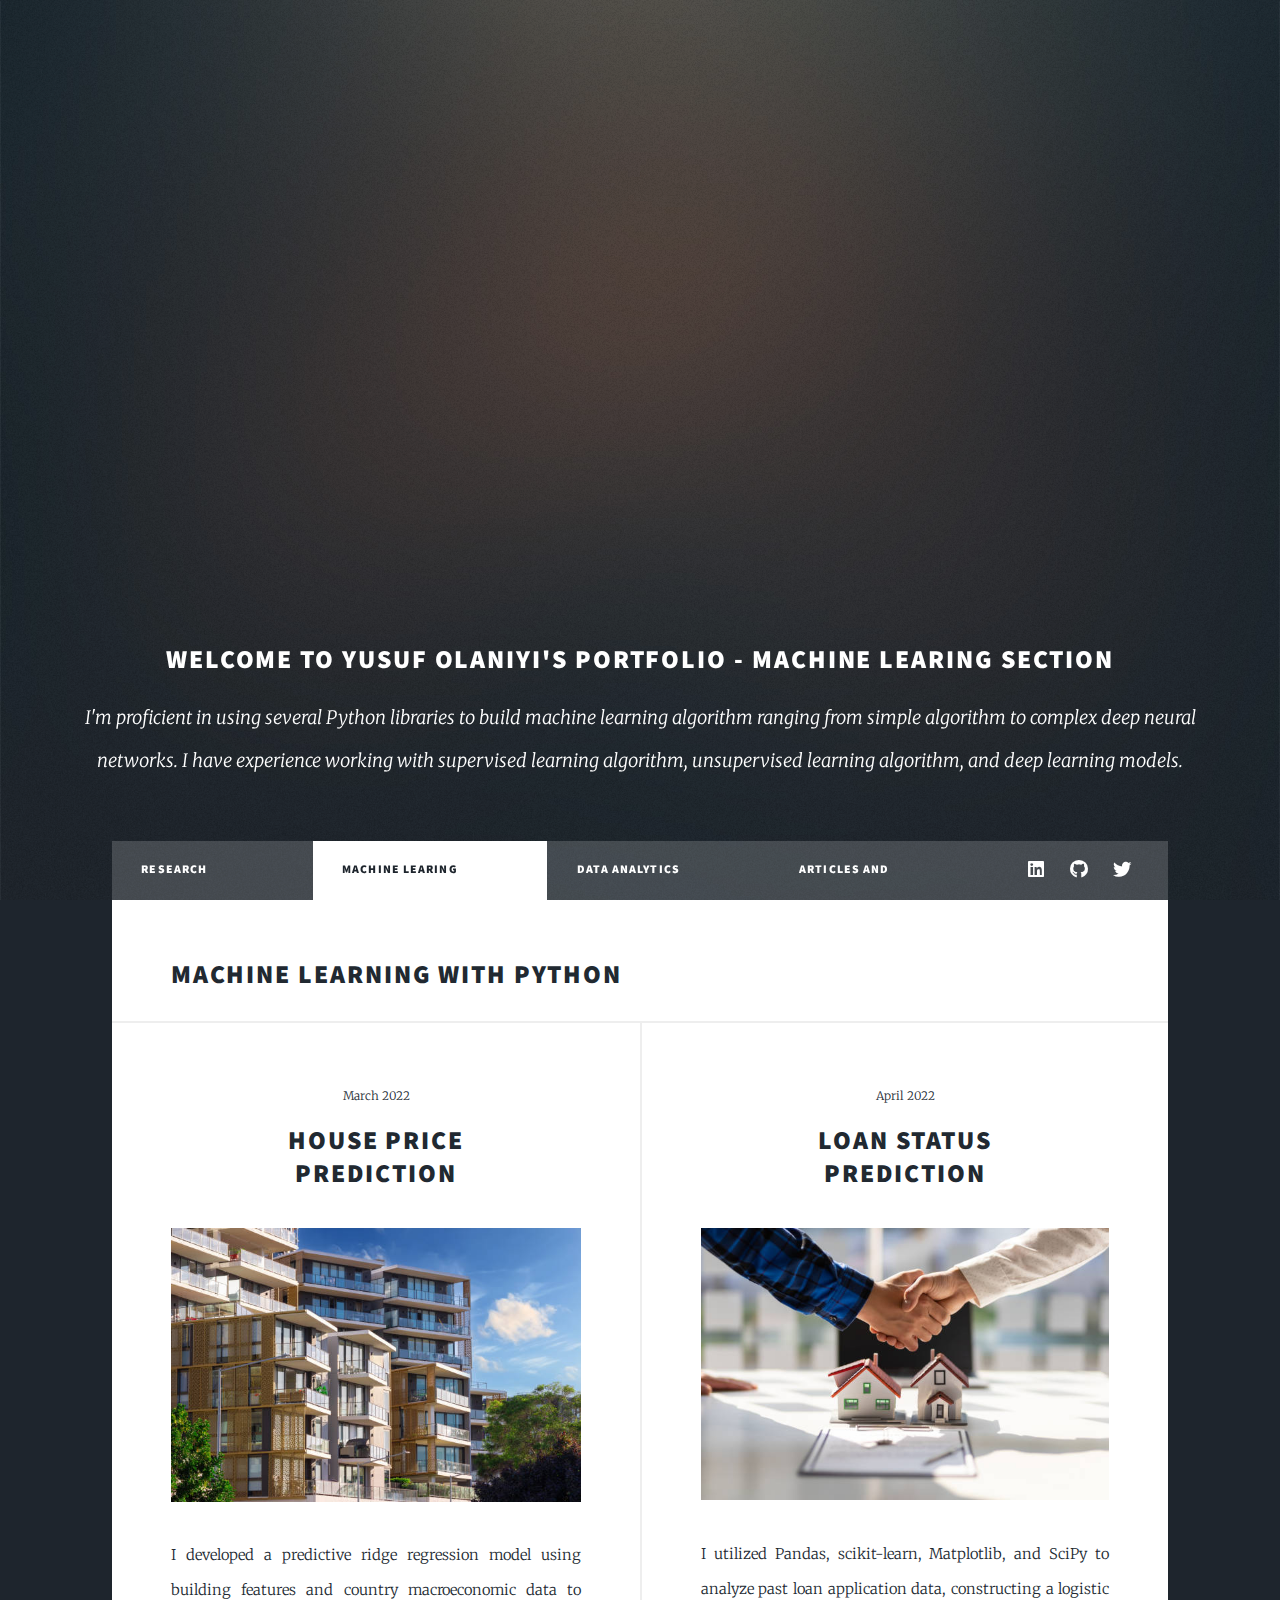
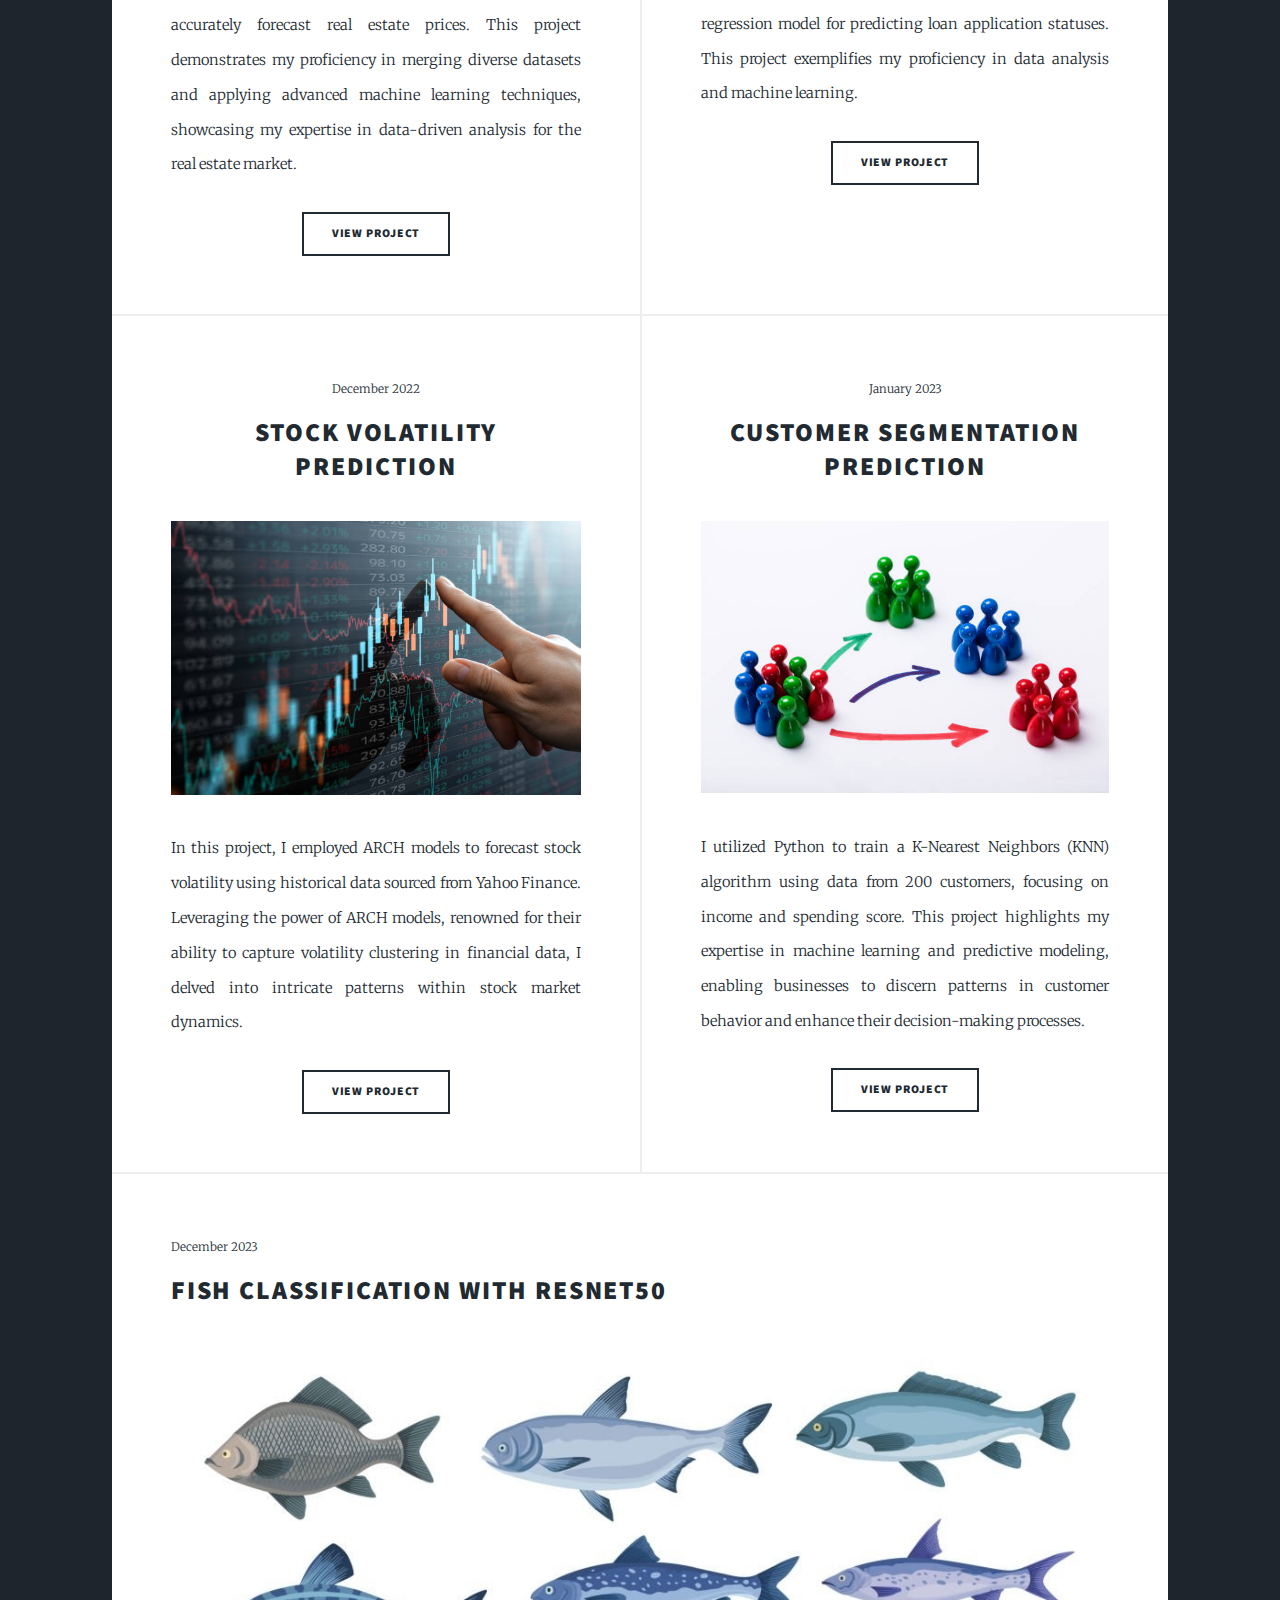
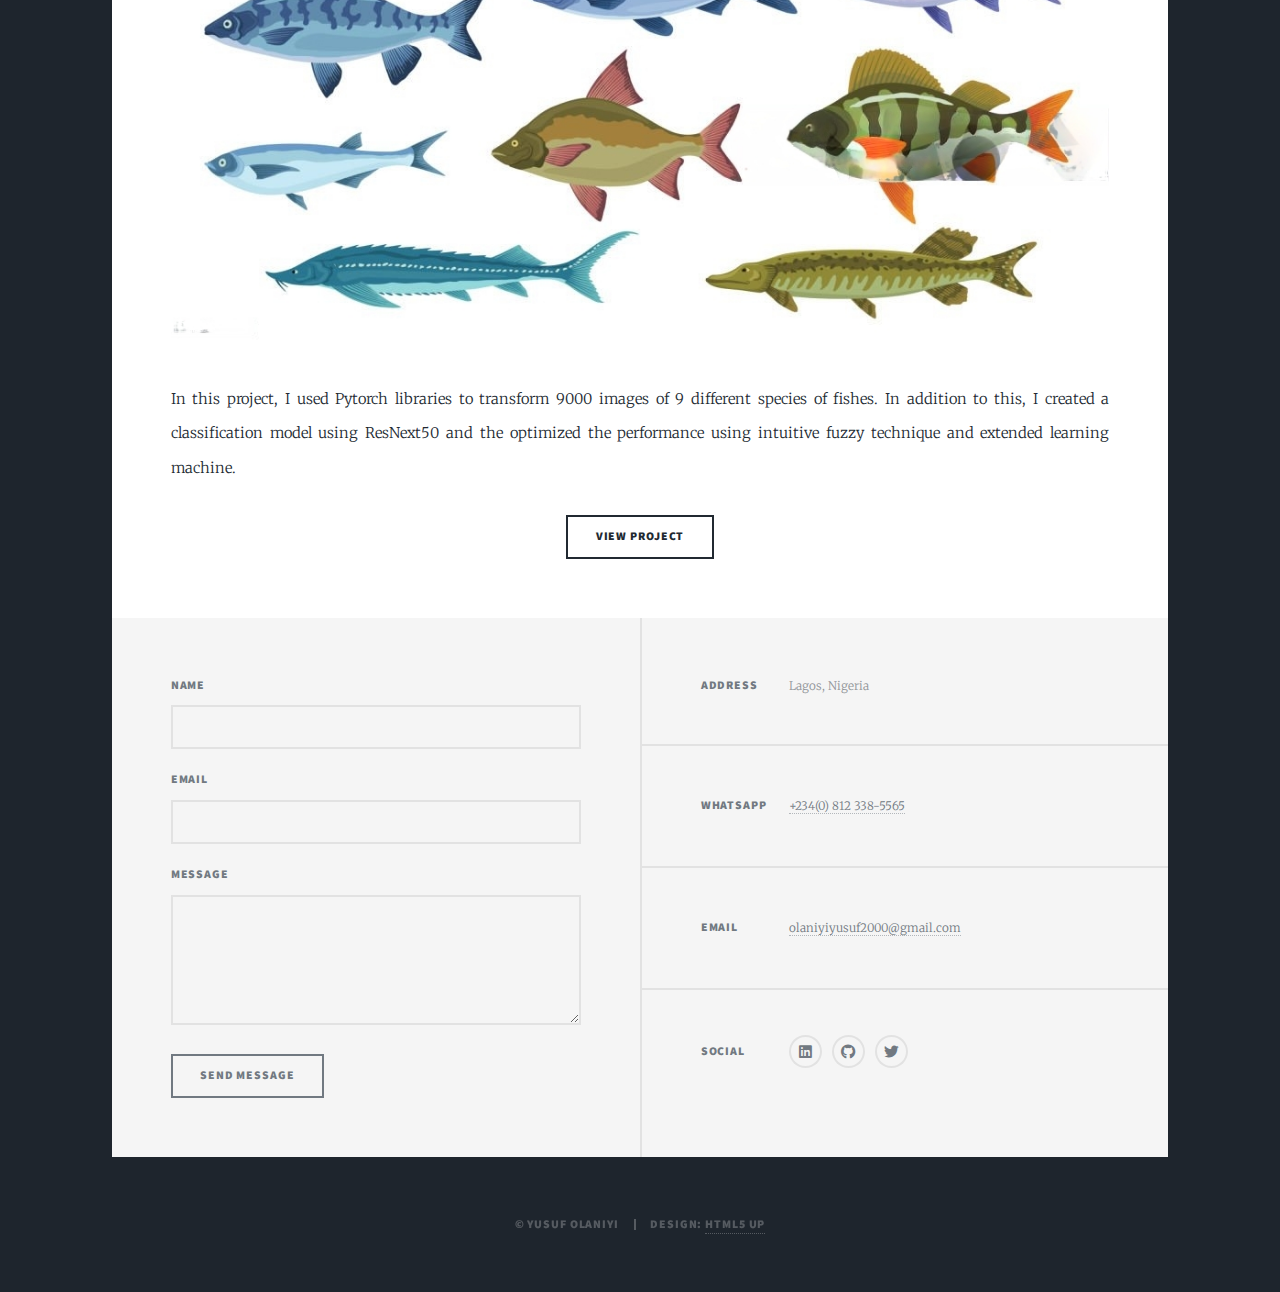
<file: ml_project.html>
<!DOCTYPE HTML>
<!--
	Massively by HTML5 UP
	html5up.net | @ajlkn
	Free for personal and commercial use under the CCA 3.0 license (html5up.net/license)
-->
<html>
	<head>
		<title>YUSUF OLANIYI PORTFOLIO</title>
		<meta charset="utf-8" />
		<meta name="viewport" content="width=device-width, initial-scale=1, user-scalable=no" />
		<link rel="stylesheet" href="assets/css/main.css" />
		<noscript><link rel="stylesheet" href="assets/css/noscript.css" /></noscript>
		
		
	</head>
	<body class="is-preload">

		<!-- Wrapper -->
			<div id="wrapper" class="fade-in">

				<!-- Intro -->
				<div id="intro">
					<h2>Welcome to Yusuf Olaniyi's Portfolio - Machine Learing Section</h2>
					<p>I'm proficient in using several Python libraries to build machine learning algorithm ranging from simple 
						algorithm to complex deep neural networks. I have experience working with supervised learning algorithm, unsupervised learning
						algorithm, and deep learning models.
					</p>
				</div>

				<!-- Nav -->
					<nav id="nav">
						<ul class="links">
							<li><a href="index.html">Research Experience</a></li>
							<li class="active"><a href="ml_project.html">Machine Learing Projects</a></li>
							<li><a href="generic.html">Data Analytics Projects</a></li>
							<li><a href="article_cert.html">Articles and Certifications</a></li>
						</ul>
						<ul class="icons">
							<li><a href="https://www.linkedin.com/in/yusuf-olaniyi/" class="icon brands fa-linkedin"><span class="label">Linkedin</span></a></li>
							<li><a href="https://github.com/Yusuf-Olaniyi" class="icon brands fa-github"><span class="label">GitHub</span></a></li>
							<li><a href="https://twitter.com/Yusuf_Olaniyi1" class="icon brands fa-twitter"><span class="label">Twitter</span></a></li>
						</ul>
					</nav>

				<!-- Main -->
					<div id="main">

						<!-- Posts -->
						<h2>MACHINE LEARNING WITH PYTHON</h2>
							<section class="posts">
								<article>
									<header>
										<span class="date">March 2022</span>
										<h2><a href="https://github.com/Yusuf-Olaniyi/House_Price_Prediction">House Price<br />
										Prediction</a></h2>
									</header>
									<a href="https://github.com/Yusuf-Olaniyi/House_Price_Prediction" class="image fit"><img src="images/house.jpg" alt="" /></a>
									<p>I developed a predictive ridge regression model using building features and country macroeconomic data 
										to accurately forecast real estate prices. This project demonstrates my proficiency in merging diverse 
										datasets and applying advanced machine learning techniques, showcasing my expertise in data-driven 
										analysis for the real estate market.
										<ul class="actions special">
										<li><a href="https://github.com/Yusuf-Olaniyi/House_Price_Prediction" class="button">View Project</a></li>
									</ul>
								</article>
								<article>
									<header>
										<span class="date">April 2022</span>
										<h2><a href="https://github.com/Yusuf-Olaniyi/Loan_Status_Prediction">Loan Status<br />
										Prediction</a></h2>
									</header>
									<a href="https://github.com/Yusuf-Olaniyi/Loan_Status_Prediction" class="image fit"><img src="images/loan.jpg" alt="" /></a>
									<p>I utilized Pandas, scikit-learn, Matplotlib, and SciPy to analyze past loan application data, constructing a 
										logistic regression model for predicting loan application statuses. This project exemplifies my proficiency
										 in data analysis and machine learning.

										<ul class="actions special">
										<li><a href="https://github.com/Yusuf-Olaniyi/Loan_Status_Prediction" class="button">View Project</a></li>
									</ul>
								</article>
								<article>
									<header>
										<span class="date">December 2022</span>
										<h2><a href="https://github.com/Yusuf-Olaniyi/Stock-Volatility">Stock Volatility<br />
										Prediction</a></h2>
									</header>
									<a href="https://github.com/Yusuf-Olaniyi/Stock-Volatility" class="image fit"><img src="images/stock.jpg" alt="" /></a>
									<p>In this project, I employed ARCH models to forecast stock volatility using historical data sourced from 
										Yahoo Finance. Leveraging the power of ARCH models, renowned for their ability to capture volatility 
										clustering in financial data, I delved into intricate patterns within stock market dynamics.

										<ul class="actions special">
										<li><a href="https://github.com/Yusuf-Olaniyi/Stock-Volatility" class="button">View Project</a></li>
									</ul>
								</article>
							
								<article>
									<header>
										<span class="date">January 2023</span>
										<h2><a href="https://github.com/Yusuf-Olaniyi/Customer-Segmentation">Customer Segmentation<br />
										Prediction</a></h2>
									</header>
									<a href="https://github.com/Yusuf-Olaniyi/Customer-Segmentation" class="image fit"><img src="images/segment.jpg" alt="" /></a>
									<p>I utilized Python to train a K-Nearest Neighbors (KNN)  algorithm using data from 200 customers, 
										focusing on income and spending score. This project highlights my expertise in machine learning and 
										predictive modeling, enabling businesses to discern patterns in customer behavior and enhance their 
										decision-making processes. 

										<ul class="actions special">
										<li><a href="https://github.com/Yusuf-Olaniyi/Customer-Segmentation" class="button">View Project</a></li>
									</ul>
								</article>
								
							</section>
						
							<article>
								<header>
									<span class="date">December 2023</span>
									<h2><a href="https://colab.research.google.com/drive/1mc5dL7U1w8aThfW9T0h5w4Fbd_9stVeO?usp=sharing">Fish Classification with ResNet50</a></h2>
								</header>
								<a href="https://colab.research.google.com/drive/1mc5dL7U1w8aThfW9T0h5w4Fbd_9stVeO?usp=sharing" class="image fit"><img src="images/fish.jpeg" alt="" /></a>
								<p>
									In this project, I used Pytorch libraries to transform 9000 images of 9 different species of fishes. 
									In addition to this, I created a classification model using ResNext50 and the optimized the performance using
									intuitive fuzzy technique and extended learning machine.
								</p> 
									<ul class="actions special">
									<li><a href="https://colab.research.google.com/drive/1mc5dL7U1w8aThfW9T0h5w4Fbd_9stVeO?usp=sharing" class="button">View Project</a></li>
								</ul>
							</article>

					</div>

				<!-- Footer -->
					<footer id="footer">
						<section>
							<form method="post" action="https://formspree.io/f/myyqvvqd">
								<div class="fields">
									<div class="field">
										<label for="name">Name</label>
										<input type="text" name="name" id="name" />
									</div>
									<div class="field">
										<label for="email">Email</label>
										<input type="text" name="email" id="email" />
									</div>
									<div class="field">
										<label for="message">Message</label>
										<textarea name="message" id="message" rows="3"></textarea>
									</div>
								</div>
								<ul class="actions">
									<li><input type="submit" value="Send Message" /></li>
								</ul>
							</form>
						</section>
						<section class="split contact">
							<section class="alt">
								<h3>Address</h3>
								<p>Lagos, Nigeria</p>
							</section>
							<section>
								<h3>WhatsApp</h3>
								<p><a href="#">+234(0) 812 338-5565</a></p>
							</section>
							<section>
								<h3>Email</h3>
								<p><a href="mailto:olaniyiyusuf2000@gmail.com">olaniyiyusuf2000@gmail.com</a></p>
							</section>
							<section>
								<h3>Social</h3>
								<ul class="icons alt">
									<li><a href="https://www.linkedin.com/in/yusuf-olaniyi/" class="icon brands fa-linkedin"><span class="label">Linkedin</span></a></li>
							<li><a href="https://github.com/Yusuf-Olaniyi" class="icon brands fa-github"><span class="label">GitHub</span></a></li>
							<li><a href="https://twitter.com/Yusuf_Olaniyi1" class="icon brands fa-twitter"><span class="label">Twitter</span></a></li>
						</ul>
							</section>
						</section>
					</footer>
				
					

				<!-- Copyright -->
					<div id="copyright">
						<ul><li>&copy; YUSUF OLANIYI</li><li>Design: <a href="https://html5up.net">HTML5 UP</a></li></ul>
					</div>

			</div>

		<!-- Scripts -->
			<script src="assets/js/jquery.min.js"></script>
			<script src="assets/js/jquery.scrollex.min.js"></script>
			<script src="assets/js/jquery.scrolly.min.js"></script>
			<script src="assets/js/browser.min.js"></script>
			<script src="assets/js/breakpoints.min.js"></script>
			<script src="assets/js/util.js"></script>
			<script src="assets/js/main.js"></script>

	</body>
</html>
</file>
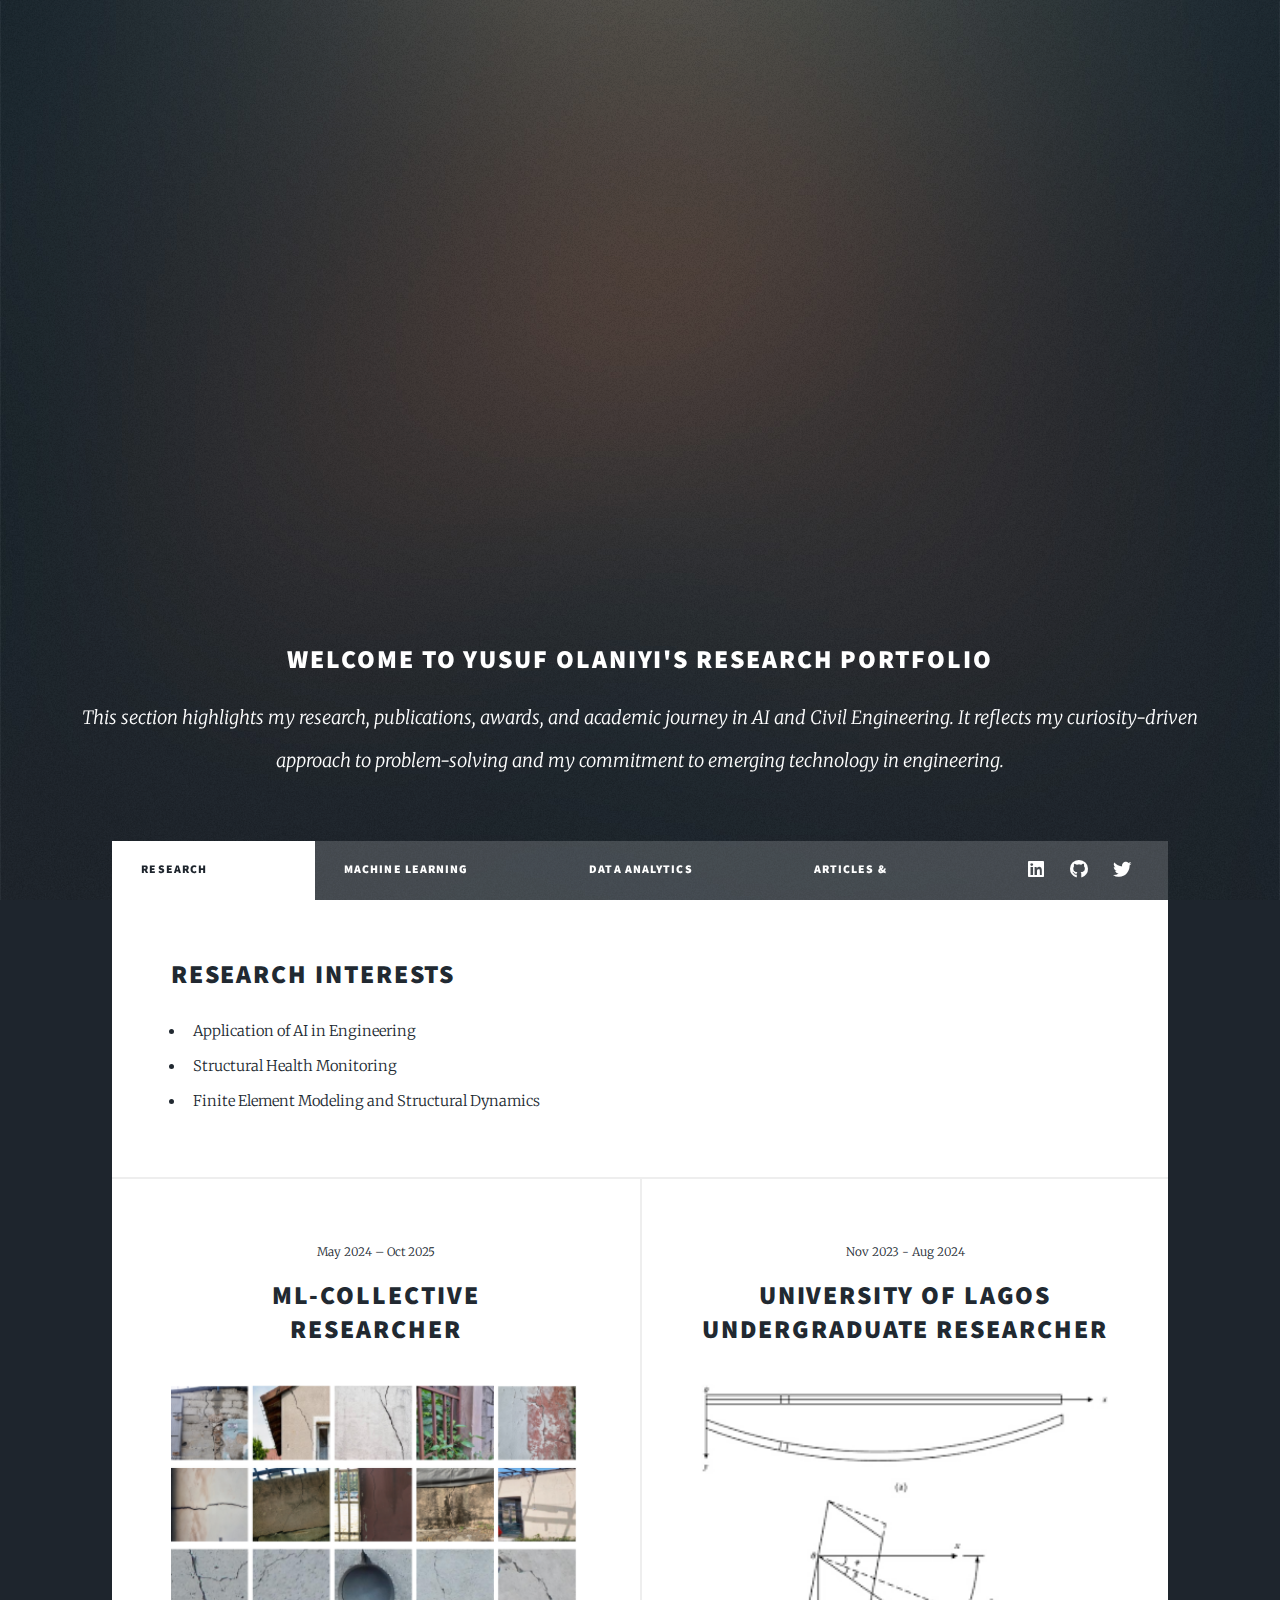
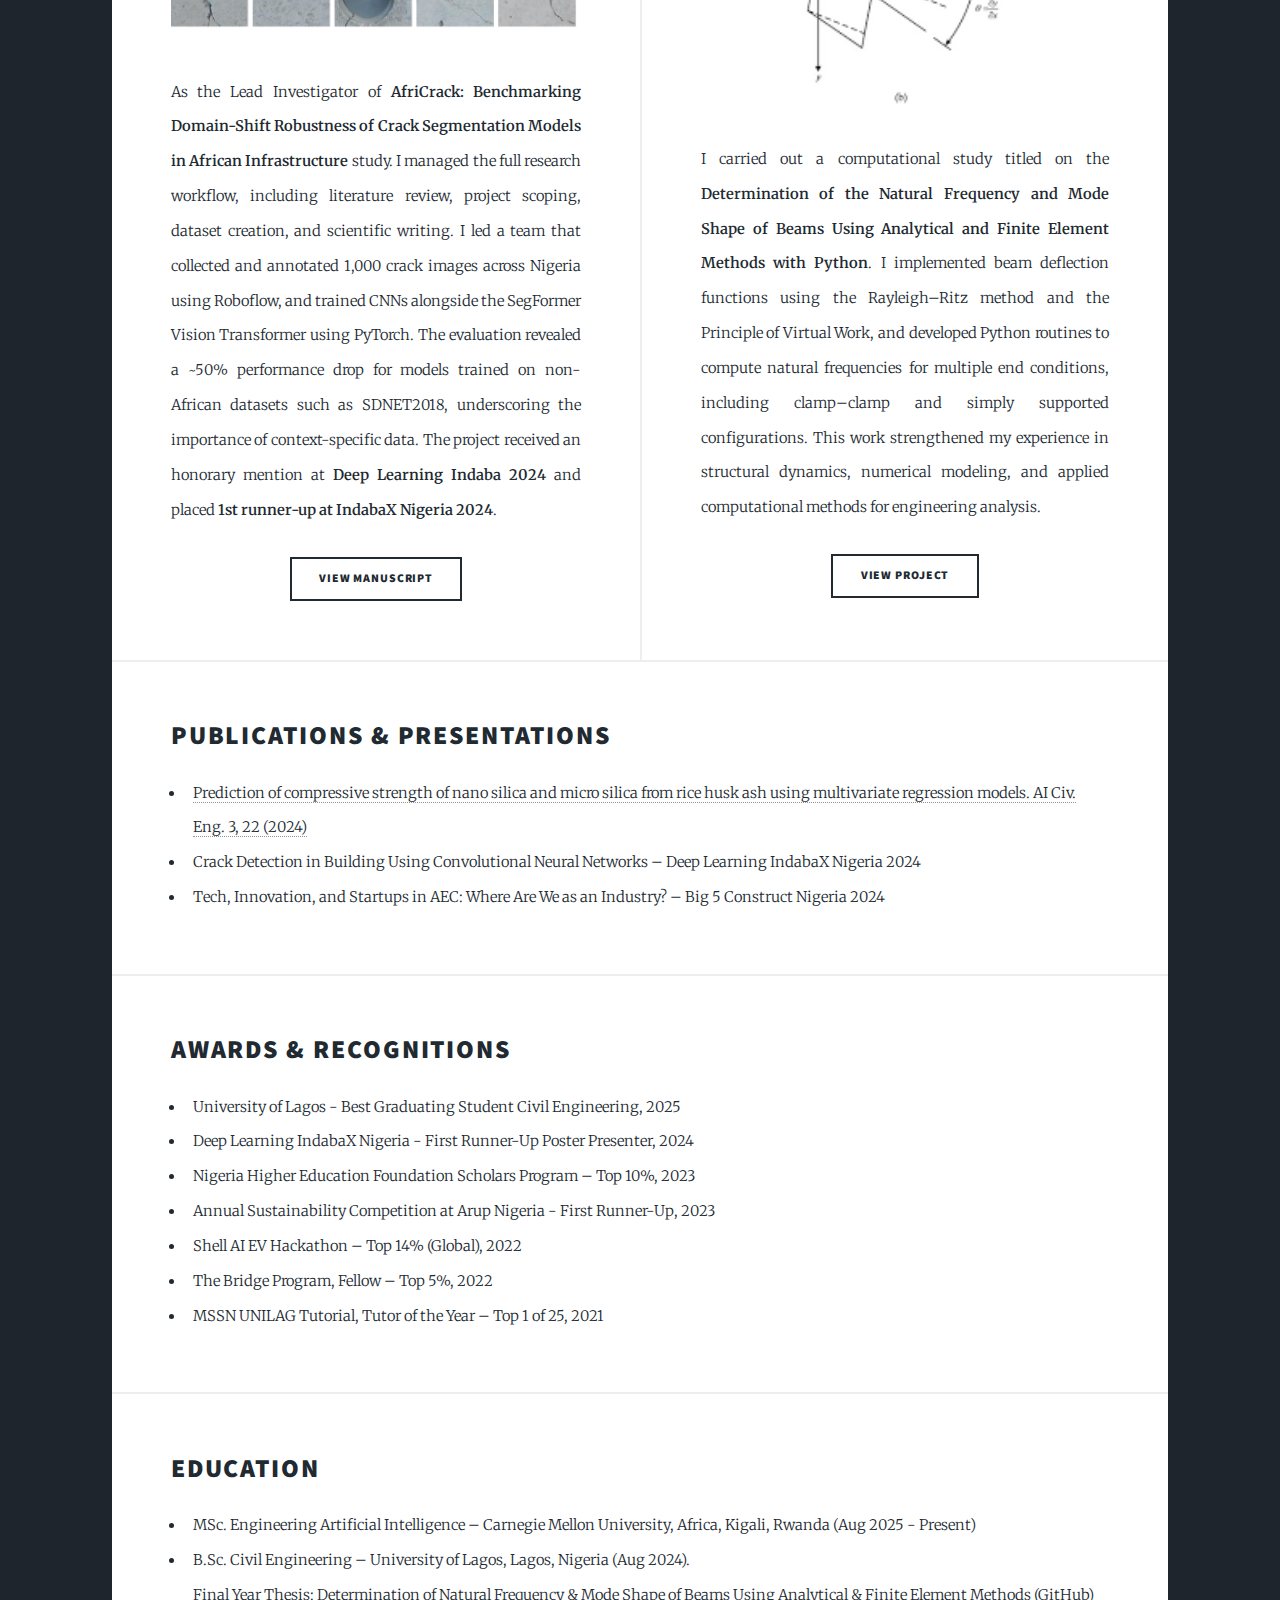
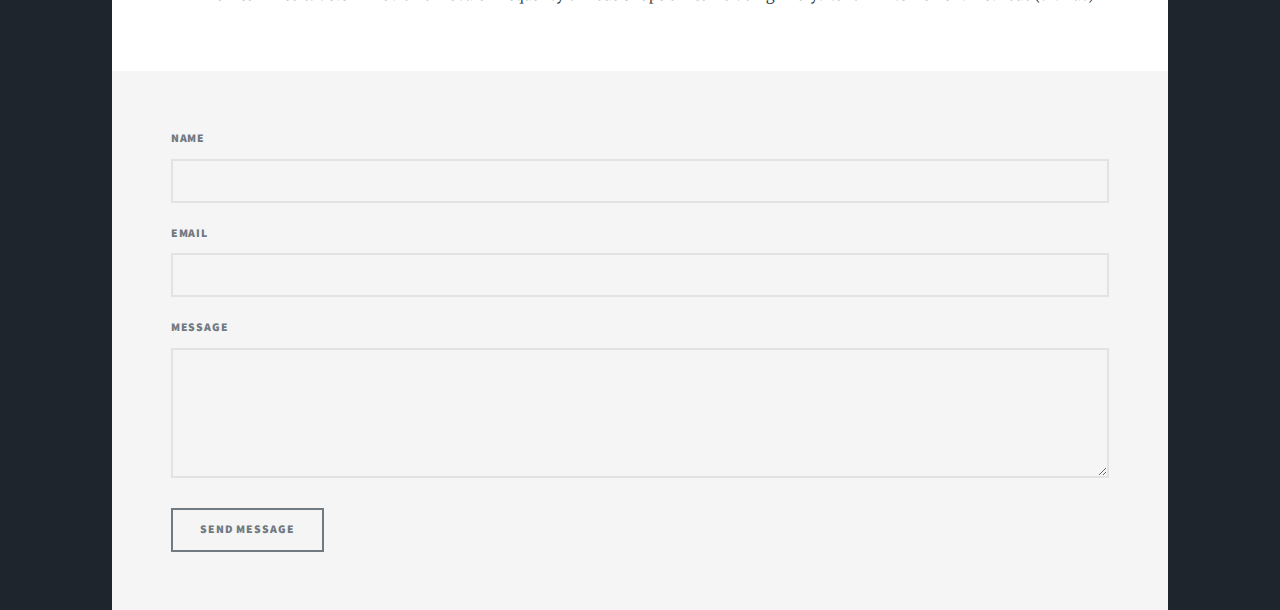
<file: research.html>
<!DOCTYPE HTML>
<html>
<head>
    <title>YUSUF OLANIYI PORTFOLIO - Research</title>
    <meta charset="utf-8" />
    <meta name="viewport" content="width=device-width, initial-scale=1, user-scalable=no" />
    <link rel="stylesheet" href="assets/css/main.css" />
    <noscript><link rel="stylesheet" href="assets/css/noscript.css" /></noscript>
</head>
<body class="is-preload">

<div id="wrapper" class="fade-in">

    <!-- Intro -->
    <div id="intro">
        <h2>Welcome to Yusuf Olaniyi's Research Portfolio</h2>
        <p>This section highlights my research, publications, awards, 
			and academic journey in AI and Civil Engineering.
			It reflects my curiosity-driven approach to problem-solving and my commitment 
			to emerging technology in engineering.</p>
    </div>

    <!-- Nav -->
    <nav id="nav">
        <ul class="links">
			<li class="active"><a href="research.html">Research Experience</a></li>
            <li><a href="ml_project.html">Machine Learning Projects</a></li>
            <li><a href="dt_project.html">Data Analytics Projects</a></li>
            <li><a href="article_cert.html">Articles & Certifications</a></li>
        </ul>
        <ul class="icons">
			<li><a href="https://www.linkedin.com/in/yusuf-olaniyi/" class="icon brands fa-linkedin"><span class="label">Linkedin</span></a></li>
			<li><a href="https://github.com/Yusuf-Olaniyi" class="icon brands fa-github"><span class="label">GitHub</span></a></li>
			<li><a href="https://twitter.com/Yusuf_Olaniyi1" class="icon brands fa-twitter"><span class="label">Twitter</span></a></li>
		</ul>
    </nav>

    <!-- Main -->
    <div id="main">

        <!-- Research Interests -->
        <section id="research-interests">
            <header>
                <h2>Research Interests</h2>
            </header>
            <ul>
                <li>Application of AI in Engineering</li>
                <li>Structural Health Monitoring</li>
                <li>Finite Element Modeling and Structural Dynamics</li>
            </ul>
        </section>

		<section id="research-experience" class="posts">
			<article>
				<header>
					<span class="date">May 2024 – Oct 2025</span>
					<h2><a>ML-Collective <br />
					Researcher </a></h2>
				</header>
				<a class="image fit"><img src="images/africrack-img.png" alt="" /></a>
				<p>
					As the Lead Investigator of <strong>AfriCrack: Benchmarking Domain-Shift Robustness of Crack Segmentation Models in African Infrastructure</strong> study. 
					I managed the full research workflow, including literature review, project scoping, dataset creation, and scientific writing. 
					I led a team that collected and annotated 1,000 crack images across Nigeria using Roboflow, and trained CNNs alongside the SegFormer Vision Transformer using PyTorch. The evaluation revealed a ~50% performance drop for models trained on non-African datasets such as SDNET2018, underscoring the importance of context-specific data. 
					The project received an honorary mention at <strong>Deep Learning Indaba 2024</strong> and placed <strong>1st runner-up at IndabaX Nigeria 2024</strong>.
				</p>
					<ul class="actions special">
					<li><a href="https://drive.google.com/file/d/1OLOMhRHXMbzepHRCzPjbFz0b7bnfOOdn/view?usp=sharing" class="button">View Manuscript</a></li>
				</ul>
			</article>

			<article>
				<header>
					<span class="date">Nov 2023 - Aug 2024</span>
					<h2><a>University of Lagos <br />
						Undergraduate Researcher</a></h2>
				</header>
				<a href="https://github.com/YOUR-LINK-HERE" class="image fit"><img src="images/beam.png" alt="" /></a>
				<p> I carried out a computational study titled on the
					<strong>Determination of the Natural Frequency and Mode Shape of Beams Using Analytical and Finite Element Methods with Python</strong>. 
					I implemented beam deflection functions using the Rayleigh–Ritz method and the Principle of Virtual Work, and developed Python routines to compute natural frequencies for multiple end conditions, including clamp–clamp and simply supported configurations. 
					This work strengthened my experience in structural dynamics, numerical modeling, and applied computational methods for engineering analysis.
				</p>

					<ul class="actions special">
					<li><a href="https://github.com/Yusuf-Olaniyi/natural-frequency-of-beams" class="button">View Project</a></li>
				</ul>
			</article>
								
		</section>

        <!-- Publications -->
        <section id="publications">
            <header>
                <h2>Publications & Presentations</h2>
            </header>
            <ul>
                <li><a href="https://doi.org/10.1007/s43503-024-00043-5" target="_blank">Prediction of compressive strength of nano silica and micro silica from rice husk ash using multivariate regression models. AI Civ. Eng. 3, 22 (2024)</a></li>
                <li>Crack Detection in Building Using Convolutional Neural Networks – Deep Learning IndabaX Nigeria 2024</li>
                <li>Tech, Innovation, and Startups in AEC: Where Are We as an Industry? – Big 5 Construct Nigeria 2024</li>
            </ul>
        </section>

        <!-- Awards -->
        <section id="awards">
            <header>
                <h2>Awards & Recognitions</h2>
            </header>
            <ul>
                <li>University of Lagos - Best Graduating Student Civil Engineering, 2025</li>
				<li>Deep Learning IndabaX Nigeria - First Runner-Up Poster Presenter, 2024</li>
                <li>Nigeria Higher Education Foundation Scholars Program – Top 10%, 2023</li>
                <li>Annual Sustainability Competition at Arup Nigeria - First Runner-Up, 2023</li>
                <li>Shell AI EV Hackathon – Top 14% (Global), 2022</li>
                <li>The Bridge Program, Fellow – Top 5%, 2022</li>
                <li>MSSN UNILAG Tutorial, Tutor of the Year – Top 1 of 25, 2021</li>
            </ul>
        </section>

        
        <!-- Education -->
        <section id="education">
            <header>
                <h2>Education</h2>
            </header>
            <ul>
                <li>MSc. Engineering Artificial Intelligence – Carnegie Mellon University, Africa, Kigali, Rwanda (Aug 2025 - Present)</li>
                <li>B.Sc. Civil Engineering – University of Lagos, Lagos, Nigeria (Aug 2024). <br />
					Final Year Thesis: Determination of Natural Frequency & Mode Shape of Beams Using Analytical & Finite Element Methods (GitHub)</li>
            </ul>
        </section>

    </div>

    <!-- Footer -->
    <footer id="footer">
        <section>
            <form method="post" action="https://formspree.io/f/myyqvvqd">
                <div class="fields">
                    <div class="field">
                        <label for="name">Name</label>
                        <input type="text" name="name" id="name" />
                    </div>
                    <div class="field">
                        <label for="email">Email</label>
                        <input type="text" name="email" id="email" />
                    </div>
                    <div class="field">
                        <label for="message">Message</label>
                        <textarea name="message" id="message" rows="3"></textarea>
                    </div>
                </div>
                <ul class="actions">
                    <li><input type="submit" value="Send Message" /></li>
                </ul>
            </form>
        </section>
    </footer>

</div>

<script src="assets/js/jquery.min.js"></script>
<script src="assets/js/jquery.scrollex.min.js"></script>
<script src="assets/js/jquery.scrolly.min.js"></script>
<script src="assets/js/browser.min.js"></script>
<script src="assets/js/breakpoints.min.js"></script>
<script src="assets/js/util.js"></script>
<script src="assets/js/main.js"></script>

</body>
</html>
</file>
<file: assets/css/main.css>
@import url(fontawesome-all.min.css);
@import url("https://fonts.googleapis.com/css?family=Merriweather:300,700,300italic,700italic|Source+Sans+Pro:900");

/*
	Massively by HTML5 UP
	html5up.net | @ajlkn
	Free for personal and commercial use under the CCA 3.0 license (html5up.net/license)
*/

html, body, div, span, applet, object,
iframe, h1, h2, h3, h4, h5, h6, p, blockquote,
pre, a, abbr, acronym, address, big, cite,
code, del, dfn, em, img, ins, kbd, q, s, samp,
small, strike, strong, sub, sup, tt, var, b,
u, i, center, dl, dt, dd, ol, ul, li, fieldset,
form, label, legend, table, caption, tbody,
tfoot, thead, tr, th, td, article, aside,
canvas, details, embed, figure, figcaption,
footer, header, hgroup, menu, nav, output, ruby,
section, summary, time, mark, audio, video {
	margin: 0;
	padding: 0;
	border: 0;
	font-size: 100%;
	font: inherit;
	vertical-align: baseline;}

article, aside, details, figcaption, figure,
footer, header, hgroup, menu, nav, section {
	display: block;}

body {
	line-height: 1;
}

ol, ul {
	list-style: none;
}

blockquote, q {
	quotes: none;
}

	blockquote:before, blockquote:after, q:before, q:after {
		content: '';
		content: none;
	}

table {
	border-collapse: collapse;
	border-spacing: 0;
}

body {
	-webkit-text-size-adjust: none;
}

mark {
	background-color: transparent;
	color: inherit;
}

input::-moz-focus-inner {
	border: 0;
	padding: 0;
}

input, select, textarea {
	-moz-appearance: none;
	-webkit-appearance: none;
	-ms-appearance: none;
	appearance: none;
}

/* Basic */

	@-ms-viewport {
		width: device-width;
	}

	body {
		-ms-overflow-style: scrollbar;
	}

	@media screen and (max-width: 480px) {

		html, body {
			min-width: 320px;
		}

	}

	html {
		box-sizing: border-box;
	}

	*, *:before, *:after {
		box-sizing: inherit;
	}

	body {
		background-color: #1e252d;
	}

		body.is-preload *, body.is-preload *:before, body.is-preload *:after {
			-moz-animation: none !important;
			-webkit-animation: none !important;
			-ms-animation: none !important;
			animation: none !important;
			-moz-transition: none !important;
			-webkit-transition: none !important;
			-ms-transition: none !important;
			transition: none !important;
		}

/* Type */

	html {
		font-size: 16pt;
	}

		@media screen and (max-width: 1680px) {

			html {
				font-size: 12pt;
			}

		}

		@media screen and (max-width: 1280px) {

			html {
				font-size: 11pt;
			}

		}

		@media screen and (max-width: 360px) {

			html {
				font-size: 10pt;
			}

		}

	body {
		color: #212931;
	}

	body, input, select, textarea {
		font-family: "Merriweather", Georgia, serif;
		font-weight: 300;
		font-size: 1rem;
		line-height: 2.375;
	}

	a {
		-moz-transition: color 0.2s ease-in-out, background-color 0.2s ease-in-out, border-color 0.2s ease-in-out, box-shadow 0.2s ease-in-out;
		-webkit-transition: color 0.2s ease-in-out, background-color 0.2s ease-in-out, border-color 0.2s ease-in-out, box-shadow 0.2s ease-in-out;
		-ms-transition: color 0.2s ease-in-out, background-color 0.2s ease-in-out, border-color 0.2s ease-in-out, box-shadow 0.2s ease-in-out;
		transition: color 0.2s ease-in-out, background-color 0.2s ease-in-out, border-color 0.2s ease-in-out, box-shadow 0.2s ease-in-out;
		border-bottom: dotted 1px;
		text-decoration: none;
	}

		a:hover {
			border-bottom-color: transparent;
		}

	strong, b {
		font-weight: 600;
	}

	em, i {
		font-style: italic;
	}

	p {
		text-align: justify;
		margin: 0 0 2rem 0;
	}

	h1, h2, h3, h4, h5, h6 {
		font-family: "Source Sans Pro", Helvetica, sans-serif;
		font-weight: 900;
		line-height: 1.5;
		letter-spacing: 0.075em;
		text-transform: uppercase;
		margin: 0 0 1rem 0;
	}

		h1 a, h2 a, h3 a, h4 a, h5 a, h6 a {
			border-bottom: 0;
			color: inherit;
			text-decoration: none;
		}

	h1 {
		font-size: 4rem;
		line-height: 1.1;
		margin: 0 0 2rem 0;
	}

	h2 {
		font-size: 1.75rem;
		line-height: 1.3;
		margin: 0 0 1.5rem 0;
	}

	h3 {
		font-size: 1.25rem;
		margin: 0 0 1.5rem 0;
	}

	h4 {
		font-size: 1rem;
	}

	h5 {
		font-size: 0.9rem;
	}

	h6 {
		font-size: 0.8rem;
	}

	sub {
		font-size: 0.8rem;
		position: relative;
		top: 0.5rem;
	}

	sup {
		font-size: 0.8rem;
		position: relative;
		top: -0.5rem;
	}

	blockquote {
		border-left: solid 4px;
		font-style: italic;
		margin: 0 0 2rem 0;
		padding: 0.5rem 0 0.5rem 2rem;
	}

	code {
		border: solid 2px;
		font-family: "Courier New", monospace;
		font-size: 0.9rem;
		margin: 0 0.25rem;
		padding: 0.25rem 0.65rem;
	}

	pre {
		-webkit-overflow-scrolling: touch;
		font-family: "Courier New", monospace;
		font-size: 0.9rem;
		margin: 0 0 2rem 0;
	}

		pre code {
			display: block;
			line-height: 1.75;
			padding: 1rem 1.5rem;
			overflow-x: auto;
		}

	hr {
		border: 0;
		border-bottom: solid 2px;
		margin: 3rem 0;
	}

		hr.major {
			margin: 5rem 0;
		}

	.align-left {
		text-align: left;
	}

	.align-center {
		text-align: center;
	}

	.align-right {
		text-align: right;
	}

	input, select, textarea {
		color: #212931;
	}

	a {
		color: #212931;
		border-bottom-color: rgba(33, 41, 49, 0.5);
	}

		a:hover {
			border-bottom-color: transparent;
			color: #18bfef !important;
		}

	strong, b {
		color: #212931;
	}

	h1, h2, h3, h4, h5, h6 {
		color: #212931;
	}

	blockquote {
		border-left-color: #eeeeee;
	}

	code {
		background: rgba(220, 220, 220, 0.25);
		border-color: #eeeeee;
	}

	hr {
		border-bottom-color: #eeeeee;
	}

/* Row */

	.row {
		display: flex;
		flex-wrap: wrap;
		box-sizing: border-box;
		align-items: stretch;
	}

		.row > * {
			box-sizing: border-box;
		}

		.row.gtr-uniform > * > :last-child {
			margin-bottom: 0;
		}

		.row.aln-left {
			justify-content: flex-start;
		}

		.row.aln-center {
			justify-content: center;
		}

		.row.aln-right {
			justify-content: flex-end;
		}

		.row.aln-top {
			align-items: flex-start;
		}

		.row.aln-middle {
			align-items: center;
		}

		.row.aln-bottom {
			align-items: flex-end;
		}

		.row > .imp {
			order: -1;
		}

		.row > .col-1 {
			width: 8.33333%;
		}

		.row > .off-1 {
			margin-left: 8.33333%;
		}

		.row > .col-2 {
			width: 16.66667%;
		}

		.row > .off-2 {
			margin-left: 16.66667%;
		}

		.row > .col-3 {
			width: 25%;
		}

		.row > .off-3 {
			margin-left: 25%;
		}

		.row > .col-4 {
			width: 33.33333%;
		}

		.row > .off-4 {
			margin-left: 33.33333%;
		}

		.row > .col-5 {
			width: 41.66667%;
		}

		.row > .off-5 {
			margin-left: 41.66667%;
		}

		.row > .col-6 {
			width: 50%;
		}

		.row > .off-6 {
			margin-left: 50%;
		}

		.row > .col-7 {
			width: 58.33333%;
		}

		.row > .off-7 {
			margin-left: 58.33333%;
		}

		.row > .col-8 {
			width: 66.66667%;
		}

		.row > .off-8 {
			margin-left: 66.66667%;
		}

		.row > .col-9 {
			width: 75%;
		}

		.row > .off-9 {
			margin-left: 75%;
		}

		.row > .col-10 {
			width: 83.33333%;
		}

		.row > .off-10 {
			margin-left: 83.33333%;
		}

		.row > .col-11 {
			width: 91.66667%;
		}

		.row > .off-11 {
			margin-left: 91.66667%;
		}

		.row > .col-12 {
			width: 100%;
		}

		.row > .off-12 {
			margin-left: 100%;
		}

		.row.gtr-0 {
			margin-top: 0;
			margin-left: 0rem;
		}

			.row.gtr-0 > * {
				padding: 0 0 0 0rem;
			}

			.row.gtr-0.gtr-uniform {
				margin-top: 0rem;
			}

				.row.gtr-0.gtr-uniform > * {
					padding-top: 0rem;
				}

		.row.gtr-25 {
			margin-top: 0;
			margin-left: -0.375rem;
		}

			.row.gtr-25 > * {
				padding: 0 0 0 0.375rem;
			}

			.row.gtr-25.gtr-uniform {
				margin-top: -0.375rem;
			}

				.row.gtr-25.gtr-uniform > * {
					padding-top: 0.375rem;
				}

		.row.gtr-50 {
			margin-top: 0;
			margin-left: -0.75rem;
		}

			.row.gtr-50 > * {
				padding: 0 0 0 0.75rem;
			}

			.row.gtr-50.gtr-uniform {
				margin-top: -0.75rem;
			}

				.row.gtr-50.gtr-uniform > * {
					padding-top: 0.75rem;
				}

		.row {
			margin-top: 0;
			margin-left: -1.5rem;
		}

			.row > * {
				padding: 0 0 0 1.5rem;
			}

			.row.gtr-uniform {
				margin-top: -1.5rem;
			}

				.row.gtr-uniform > * {
					padding-top: 1.5rem;
				}

		.row.gtr-150 {
			margin-top: 0;
			margin-left: -2.25rem;
		}

			.row.gtr-150 > * {
				padding: 0 0 0 2.25rem;
			}

			.row.gtr-150.gtr-uniform {
				margin-top: -2.25rem;
			}

				.row.gtr-150.gtr-uniform > * {
					padding-top: 2.25rem;
				}

		.row.gtr-200 {
			margin-top: 0;
			margin-left: -3rem;
		}

			.row.gtr-200 > * {
				padding: 0 0 0 3rem;
			}

			.row.gtr-200.gtr-uniform {
				margin-top: -3rem;
			}

				.row.gtr-200.gtr-uniform > * {
					padding-top: 3rem;
				}

		@media screen and (max-width: 1680px) {

			.row {
				display: flex;
				flex-wrap: wrap;
				box-sizing: border-box;
				align-items: stretch;
			}

				.row > * {
					box-sizing: border-box;
				}

				.row.gtr-uniform > * > :last-child {
					margin-bottom: 0;
				}

				.row.aln-left {
					justify-content: flex-start;
				}

				.row.aln-center {
					justify-content: center;
				}

				.row.aln-right {
					justify-content: flex-end;
				}

				.row.aln-top {
					align-items: flex-start;
				}

				.row.aln-middle {
					align-items: center;
				}

				.row.aln-bottom {
					align-items: flex-end;
				}

				.row > .imp-xlarge {
					order: -1;
				}

				.row > .col-1-xlarge {
					width: 8.33333%;
				}

				.row > .off-1-xlarge {
					margin-left: 8.33333%;
				}

				.row > .col-2-xlarge {
					width: 16.66667%;
				}

				.row > .off-2-xlarge {
					margin-left: 16.66667%;
				}

				.row > .col-3-xlarge {
					width: 25%;
				}

				.row > .off-3-xlarge {
					margin-left: 25%;
				}

				.row > .col-4-xlarge {
					width: 33.33333%;
				}

				.row > .off-4-xlarge {
					margin-left: 33.33333%;
				}

				.row > .col-5-xlarge {
					width: 41.66667%;
				}

				.row > .off-5-xlarge {
					margin-left: 41.66667%;
				}

				.row > .col-6-xlarge {
					width: 50%;
				}

				.row > .off-6-xlarge {
					margin-left: 50%;
				}

				.row > .col-7-xlarge {
					width: 58.33333%;
				}

				.row > .off-7-xlarge {
					margin-left: 58.33333%;
				}

				.row > .col-8-xlarge {
					width: 66.66667%;
				}

				.row > .off-8-xlarge {
					margin-left: 66.66667%;
				}

				.row > .col-9-xlarge {
					width: 75%;
				}

				.row > .off-9-xlarge {
					margin-left: 75%;
				}

				.row > .col-10-xlarge {
					width: 83.33333%;
				}

				.row > .off-10-xlarge {
					margin-left: 83.33333%;
				}

				.row > .col-11-xlarge {
					width: 91.66667%;
				}

				.row > .off-11-xlarge {
					margin-left: 91.66667%;
				}

				.row > .col-12-xlarge {
					width: 100%;
				}

				.row > .off-12-xlarge {
					margin-left: 100%;
				}

				.row.gtr-0 {
					margin-top: 0;
					margin-left: 0rem;
				}

					.row.gtr-0 > * {
						padding: 0 0 0 0rem;
					}

					.row.gtr-0.gtr-uniform {
						margin-top: 0rem;
					}

						.row.gtr-0.gtr-uniform > * {
							padding-top: 0rem;
						}

				.row.gtr-25 {
					margin-top: 0;
					margin-left: -0.375rem;
				}

					.row.gtr-25 > * {
						padding: 0 0 0 0.375rem;
					}

					.row.gtr-25.gtr-uniform {
						margin-top: -0.375rem;
					}

						.row.gtr-25.gtr-uniform > * {
							padding-top: 0.375rem;
						}

				.row.gtr-50 {
					margin-top: 0;
					margin-left: -0.75rem;
				}

					.row.gtr-50 > * {
						padding: 0 0 0 0.75rem;
					}

					.row.gtr-50.gtr-uniform {
						margin-top: -0.75rem;
					}

						.row.gtr-50.gtr-uniform > * {
							padding-top: 0.75rem;
						}

				.row {
					margin-top: 0;
					margin-left: -1.5rem;
				}

					.row > * {
						padding: 0 0 0 1.5rem;
					}

					.row.gtr-uniform {
						margin-top: -1.5rem;
					}

						.row.gtr-uniform > * {
							padding-top: 1.5rem;
						}

				.row.gtr-150 {
					margin-top: 0;
					margin-left: -2.25rem;
				}

					.row.gtr-150 > * {
						padding: 0 0 0 2.25rem;
					}

					.row.gtr-150.gtr-uniform {
						margin-top: -2.25rem;
					}

						.row.gtr-150.gtr-uniform > * {
							padding-top: 2.25rem;
						}

				.row.gtr-200 {
					margin-top: 0;
					margin-left: -3rem;
				}

					.row.gtr-200 > * {
						padding: 0 0 0 3rem;
					}

					.row.gtr-200.gtr-uniform {
						margin-top: -3rem;
					}

						.row.gtr-200.gtr-uniform > * {
							padding-top: 3rem;
						}

		}

		@media screen and (max-width: 1280px) {

			.row {
				display: flex;
				flex-wrap: wrap;
				box-sizing: border-box;
				align-items: stretch;
			}

				.row > * {
					box-sizing: border-box;
				}

				.row.gtr-uniform > * > :last-child {
					margin-bottom: 0;
				}

				.row.aln-left {
					justify-content: flex-start;
				}

				.row.aln-center {
					justify-content: center;
				}

				.row.aln-right {
					justify-content: flex-end;
				}

				.row.aln-top {
					align-items: flex-start;
				}

				.row.aln-middle {
					align-items: center;
				}

				.row.aln-bottom {
					align-items: flex-end;
				}

				.row > .imp-large {
					order: -1;
				}

				.row > .col-1-large {
					width: 8.33333%;
				}

				.row > .off-1-large {
					margin-left: 8.33333%;
				}

				.row > .col-2-large {
					width: 16.66667%;
				}

				.row > .off-2-large {
					margin-left: 16.66667%;
				}

				.row > .col-3-large {
					width: 25%;
				}

				.row > .off-3-large {
					margin-left: 25%;
				}

				.row > .col-4-large {
					width: 33.33333%;
				}

				.row > .off-4-large {
					margin-left: 33.33333%;
				}

				.row > .col-5-large {
					width: 41.66667%;
				}

				.row > .off-5-large {
					margin-left: 41.66667%;
				}

				.row > .col-6-large {
					width: 50%;
				}

				.row > .off-6-large {
					margin-left: 50%;
				}

				.row > .col-7-large {
					width: 58.33333%;
				}

				.row > .off-7-large {
					margin-left: 58.33333%;
				}

				.row > .col-8-large {
					width: 66.66667%;
				}

				.row > .off-8-large {
					margin-left: 66.66667%;
				}

				.row > .col-9-large {
					width: 75%;
				}

				.row > .off-9-large {
					margin-left: 75%;
				}

				.row > .col-10-large {
					width: 83.33333%;
				}

				.row > .off-10-large {
					margin-left: 83.33333%;
				}

				.row > .col-11-large {
					width: 91.66667%;
				}

				.row > .off-11-large {
					margin-left: 91.66667%;
				}

				.row > .col-12-large {
					width: 100%;
				}

				.row > .off-12-large {
					margin-left: 100%;
				}

				.row.gtr-0 {
					margin-top: 0;
					margin-left: 0rem;
				}

					.row.gtr-0 > * {
						padding: 0 0 0 0rem;
					}

					.row.gtr-0.gtr-uniform {
						margin-top: 0rem;
					}

						.row.gtr-0.gtr-uniform > * {
							padding-top: 0rem;
						}

				.row.gtr-25 {
					margin-top: 0;
					margin-left: -0.375rem;
				}

					.row.gtr-25 > * {
						padding: 0 0 0 0.375rem;
					}

					.row.gtr-25.gtr-uniform {
						margin-top: -0.375rem;
					}

						.row.gtr-25.gtr-uniform > * {
							padding-top: 0.375rem;
						}

				.row.gtr-50 {
					margin-top: 0;
					margin-left: -0.75rem;
				}

					.row.gtr-50 > * {
						padding: 0 0 0 0.75rem;
					}

					.row.gtr-50.gtr-uniform {
						margin-top: -0.75rem;
					}

						.row.gtr-50.gtr-uniform > * {
							padding-top: 0.75rem;
						}

				.row {
					margin-top: 0;
					margin-left: -1.5rem;
				}

					.row > * {
						padding: 0 0 0 1.5rem;
					}

					.row.gtr-uniform {
						margin-top: -1.5rem;
					}

						.row.gtr-uniform > * {
							padding-top: 1.5rem;
						}

				.row.gtr-150 {
					margin-top: 0;
					margin-left: -2.25rem;
				}

					.row.gtr-150 > * {
						padding: 0 0 0 2.25rem;
					}

					.row.gtr-150.gtr-uniform {
						margin-top: -2.25rem;
					}

						.row.gtr-150.gtr-uniform > * {
							padding-top: 2.25rem;
						}

				.row.gtr-200 {
					margin-top: 0;
					margin-left: -3rem;
				}

					.row.gtr-200 > * {
						padding: 0 0 0 3rem;
					}

					.row.gtr-200.gtr-uniform {
						margin-top: -3rem;
					}

						.row.gtr-200.gtr-uniform > * {
							padding-top: 3rem;
						}

		}

		@media screen and (max-width: 980px) {

			.row {
				display: flex;
				flex-wrap: wrap;
				box-sizing: border-box;
				align-items: stretch;
			}

				.row > * {
					box-sizing: border-box;
				}

				.row.gtr-uniform > * > :last-child {
					margin-bottom: 0;
				}

				.row.aln-left {
					justify-content: flex-start;
				}

				.row.aln-center {
					justify-content: center;
				}

				.row.aln-right {
					justify-content: flex-end;
				}

				.row.aln-top {
					align-items: flex-start;
				}

				.row.aln-middle {
					align-items: center;
				}

				.row.aln-bottom {
					align-items: flex-end;
				}

				.row > .imp-medium {
					order: -1;
				}

				.row > .col-1-medium {
					width: 8.33333%;
				}

				.row > .off-1-medium {
					margin-left: 8.33333%;
				}

				.row > .col-2-medium {
					width: 16.66667%;
				}

				.row > .off-2-medium {
					margin-left: 16.66667%;
				}

				.row > .col-3-medium {
					width: 25%;
				}

				.row > .off-3-medium {
					margin-left: 25%;
				}

				.row > .col-4-medium {
					width: 33.33333%;
				}

				.row > .off-4-medium {
					margin-left: 33.33333%;
				}

				.row > .col-5-medium {
					width: 41.66667%;
				}

				.row > .off-5-medium {
					margin-left: 41.66667%;
				}

				.row > .col-6-medium {
					width: 50%;
				}

				.row > .off-6-medium {
					margin-left: 50%;
				}

				.row > .col-7-medium {
					width: 58.33333%;
				}

				.row > .off-7-medium {
					margin-left: 58.33333%;
				}

				.row > .col-8-medium {
					width: 66.66667%;
				}

				.row > .off-8-medium {
					margin-left: 66.66667%;
				}

				.row > .col-9-medium {
					width: 75%;
				}

				.row > .off-9-medium {
					margin-left: 75%;
				}

				.row > .col-10-medium {
					width: 83.33333%;
				}

				.row > .off-10-medium {
					margin-left: 83.33333%;
				}

				.row > .col-11-medium {
					width: 91.66667%;
				}

				.row > .off-11-medium {
					margin-left: 91.66667%;
				}

				.row > .col-12-medium {
					width: 100%;
				}

				.row > .off-12-medium {
					margin-left: 100%;
				}

				.row.gtr-0 {
					margin-top: 0;
					margin-left: 0rem;
				}

					.row.gtr-0 > * {
						padding: 0 0 0 0rem;
					}

					.row.gtr-0.gtr-uniform {
						margin-top: 0rem;
					}

						.row.gtr-0.gtr-uniform > * {
							padding-top: 0rem;
						}

				.row.gtr-25 {
					margin-top: 0;
					margin-left: -0.375rem;
				}

					.row.gtr-25 > * {
						padding: 0 0 0 0.375rem;
					}

					.row.gtr-25.gtr-uniform {
						margin-top: -0.375rem;
					}

						.row.gtr-25.gtr-uniform > * {
							padding-top: 0.375rem;
						}

				.row.gtr-50 {
					margin-top: 0;
					margin-left: -0.75rem;
				}

					.row.gtr-50 > * {
						padding: 0 0 0 0.75rem;
					}

					.row.gtr-50.gtr-uniform {
						margin-top: -0.75rem;
					}

						.row.gtr-50.gtr-uniform > * {
							padding-top: 0.75rem;
						}

				.row {
					margin-top: 0;
					margin-left: -1.5rem;
				}

					.row > * {
						padding: 0 0 0 1.5rem;
					}

					.row.gtr-uniform {
						margin-top: -1.5rem;
					}

						.row.gtr-uniform > * {
							padding-top: 1.5rem;
						}

				.row.gtr-150 {
					margin-top: 0;
					margin-left: -2.25rem;
				}

					.row.gtr-150 > * {
						padding: 0 0 0 2.25rem;
					}

					.row.gtr-150.gtr-uniform {
						margin-top: -2.25rem;
					}

						.row.gtr-150.gtr-uniform > * {
							padding-top: 2.25rem;
						}

				.row.gtr-200 {
					margin-top: 0;
					margin-left: -3rem;
				}

					.row.gtr-200 > * {
						padding: 0 0 0 3rem;
					}

					.row.gtr-200.gtr-uniform {
						margin-top: -3rem;
					}

						.row.gtr-200.gtr-uniform > * {
							padding-top: 3rem;
						}

		}

		@media screen and (max-width: 736px) {

			.row {
				display: flex;
				flex-wrap: wrap;
				box-sizing: border-box;
				align-items: stretch;
			}

				.row > * {
					box-sizing: border-box;
				}

				.row.gtr-uniform > * > :last-child {
					margin-bottom: 0;
				}

				.row.aln-left {
					justify-content: flex-start;
				}

				.row.aln-center {
					justify-content: center;
				}

				.row.aln-right {
					justify-content: flex-end;
				}

				.row.aln-top {
					align-items: flex-start;
				}

				.row.aln-middle {
					align-items: center;
				}

				.row.aln-bottom {
					align-items: flex-end;
				}

				.row > .imp-small {
					order: -1;
				}

				.row > .col-1-small {
					width: 8.33333%;
				}

				.row > .off-1-small {
					margin-left: 8.33333%;
				}

				.row > .col-2-small {
					width: 16.66667%;
				}

				.row > .off-2-small {
					margin-left: 16.66667%;
				}

				.row > .col-3-small {
					width: 25%;
				}

				.row > .off-3-small {
					margin-left: 25%;
				}

				.row > .col-4-small {
					width: 33.33333%;
				}

				.row > .off-4-small {
					margin-left: 33.33333%;
				}

				.row > .col-5-small {
					width: 41.66667%;
				}

				.row > .off-5-small {
					margin-left: 41.66667%;
				}

				.row > .col-6-small {
					width: 50%;
				}

				.row > .off-6-small {
					margin-left: 50%;
				}

				.row > .col-7-small {
					width: 58.33333%;
				}

				.row > .off-7-small {
					margin-left: 58.33333%;
				}

				.row > .col-8-small {
					width: 66.66667%;
				}

				.row > .off-8-small {
					margin-left: 66.66667%;
				}

				.row > .col-9-small {
					width: 75%;
				}

				.row > .off-9-small {
					margin-left: 75%;
				}

				.row > .col-10-small {
					width: 83.33333%;
				}

				.row > .off-10-small {
					margin-left: 83.33333%;
				}

				.row > .col-11-small {
					width: 91.66667%;
				}

				.row > .off-11-small {
					margin-left: 91.66667%;
				}

				.row > .col-12-small {
					width: 100%;
				}

				.row > .off-12-small {
					margin-left: 100%;
				}

				.row.gtr-0 {
					margin-top: 0;
					margin-left: 0rem;
				}

					.row.gtr-0 > * {
						padding: 0 0 0 0rem;
					}

					.row.gtr-0.gtr-uniform {
						margin-top: 0rem;
					}

						.row.gtr-0.gtr-uniform > * {
							padding-top: 0rem;
						}

				.row.gtr-25 {
					margin-top: 0;
					margin-left: -0.375rem;
				}

					.row.gtr-25 > * {
						padding: 0 0 0 0.375rem;
					}

					.row.gtr-25.gtr-uniform {
						margin-top: -0.375rem;
					}

						.row.gtr-25.gtr-uniform > * {
							padding-top: 0.375rem;
						}

				.row.gtr-50 {
					margin-top: 0;
					margin-left: -0.75rem;
				}

					.row.gtr-50 > * {
						padding: 0 0 0 0.75rem;
					}

					.row.gtr-50.gtr-uniform {
						margin-top: -0.75rem;
					}

						.row.gtr-50.gtr-uniform > * {
							padding-top: 0.75rem;
						}

				.row {
					margin-top: 0;
					margin-left: -1.5rem;
				}

					.row > * {
						padding: 0 0 0 1.5rem;
					}

					.row.gtr-uniform {
						margin-top: -1.5rem;
					}

						.row.gtr-uniform > * {
							padding-top: 1.5rem;
						}

				.row.gtr-150 {
					margin-top: 0;
					margin-left: -2.25rem;
				}

					.row.gtr-150 > * {
						padding: 0 0 0 2.25rem;
					}

					.row.gtr-150.gtr-uniform {
						margin-top: -2.25rem;
					}

						.row.gtr-150.gtr-uniform > * {
							padding-top: 2.25rem;
						}

				.row.gtr-200 {
					margin-top: 0;
					margin-left: -3rem;
				}

					.row.gtr-200 > * {
						padding: 0 0 0 3rem;
					}

					.row.gtr-200.gtr-uniform {
						margin-top: -3rem;
					}

						.row.gtr-200.gtr-uniform > * {
							padding-top: 3rem;
						}

		}

		@media screen and (max-width: 480px) {

			.row {
				display: flex;
				flex-wrap: wrap;
				box-sizing: border-box;
				align-items: stretch;
			}

				.row > * {
					box-sizing: border-box;
				}

				.row.gtr-uniform > * > :last-child {
					margin-bottom: 0;
				}

				.row.aln-left {
					justify-content: flex-start;
				}

				.row.aln-center {
					justify-content: center;
				}

				.row.aln-right {
					justify-content: flex-end;
				}

				.row.aln-top {
					align-items: flex-start;
				}

				.row.aln-middle {
					align-items: center;
				}

				.row.aln-bottom {
					align-items: flex-end;
				}

				.row > .imp-xsmall {
					order: -1;
				}

				.row > .col-1-xsmall {
					width: 8.33333%;
				}

				.row > .off-1-xsmall {
					margin-left: 8.33333%;
				}

				.row > .col-2-xsmall {
					width: 16.66667%;
				}

				.row > .off-2-xsmall {
					margin-left: 16.66667%;
				}

				.row > .col-3-xsmall {
					width: 25%;
				}

				.row > .off-3-xsmall {
					margin-left: 25%;
				}

				.row > .col-4-xsmall {
					width: 33.33333%;
				}

				.row > .off-4-xsmall {
					margin-left: 33.33333%;
				}

				.row > .col-5-xsmall {
					width: 41.66667%;
				}

				.row > .off-5-xsmall {
					margin-left: 41.66667%;
				}

				.row > .col-6-xsmall {
					width: 50%;
				}

				.row > .off-6-xsmall {
					margin-left: 50%;
				}

				.row > .col-7-xsmall {
					width: 58.33333%;
				}

				.row > .off-7-xsmall {
					margin-left: 58.33333%;
				}

				.row > .col-8-xsmall {
					width: 66.66667%;
				}

				.row > .off-8-xsmall {
					margin-left: 66.66667%;
				}

				.row > .col-9-xsmall {
					width: 75%;
				}

				.row > .off-9-xsmall {
					margin-left: 75%;
				}

				.row > .col-10-xsmall {
					width: 83.33333%;
				}

				.row > .off-10-xsmall {
					margin-left: 83.33333%;
				}

				.row > .col-11-xsmall {
					width: 91.66667%;
				}

				.row > .off-11-xsmall {
					margin-left: 91.66667%;
				}

				.row > .col-12-xsmall {
					width: 100%;
				}

				.row > .off-12-xsmall {
					margin-left: 100%;
				}

				.row.gtr-0 {
					margin-top: 0;
					margin-left: 0rem;
				}

					.row.gtr-0 > * {
						padding: 0 0 0 0rem;
					}

					.row.gtr-0.gtr-uniform {
						margin-top: 0rem;
					}

						.row.gtr-0.gtr-uniform > * {
							padding-top: 0rem;
						}

				.row.gtr-25 {
					margin-top: 0;
					margin-left: -0.375rem;
				}

					.row.gtr-25 > * {
						padding: 0 0 0 0.375rem;
					}

					.row.gtr-25.gtr-uniform {
						margin-top: -0.375rem;
					}

						.row.gtr-25.gtr-uniform > * {
							padding-top: 0.375rem;
						}

				.row.gtr-50 {
					margin-top: 0;
					margin-left: -0.75rem;
				}

					.row.gtr-50 > * {
						padding: 0 0 0 0.75rem;
					}

					.row.gtr-50.gtr-uniform {
						margin-top: -0.75rem;
					}

						.row.gtr-50.gtr-uniform > * {
							padding-top: 0.75rem;
						}

				.row {
					margin-top: 0;
					margin-left: -1.5rem;
				}

					.row > * {
						padding: 0 0 0 1.5rem;
					}

					.row.gtr-uniform {
						margin-top: -1.5rem;
					}

						.row.gtr-uniform > * {
							padding-top: 1.5rem;
						}

				.row.gtr-150 {
					margin-top: 0;
					margin-left: -2.25rem;
				}

					.row.gtr-150 > * {
						padding: 0 0 0 2.25rem;
					}

					.row.gtr-150.gtr-uniform {
						margin-top: -2.25rem;
					}

						.row.gtr-150.gtr-uniform > * {
							padding-top: 2.25rem;
						}

				.row.gtr-200 {
					margin-top: 0;
					margin-left: -3rem;
				}

					.row.gtr-200 > * {
						padding: 0 0 0 3rem;
					}

					.row.gtr-200.gtr-uniform {
						margin-top: -3rem;
					}

						.row.gtr-200.gtr-uniform > * {
							padding-top: 3rem;
						}

		}

		@media screen and (max-width: 360px) {

			.row {
				display: flex;
				flex-wrap: wrap;
				box-sizing: border-box;
				align-items: stretch;
			}

				.row > * {
					box-sizing: border-box;
				}

				.row.gtr-uniform > * > :last-child {
					margin-bottom: 0;
				}

				.row.aln-left {
					justify-content: flex-start;
				}

				.row.aln-center {
					justify-content: center;
				}

				.row.aln-right {
					justify-content: flex-end;
				}

				.row.aln-top {
					align-items: flex-start;
				}

				.row.aln-middle {
					align-items: center;
				}

				.row.aln-bottom {
					align-items: flex-end;
				}

				.row > .imp-xxsmall {
					order: -1;
				}

				.row > .col-1-xxsmall {
					width: 8.33333%;
				}

				.row > .off-1-xxsmall {
					margin-left: 8.33333%;
				}

				.row > .col-2-xxsmall {
					width: 16.66667%;
				}

				.row > .off-2-xxsmall {
					margin-left: 16.66667%;
				}

				.row > .col-3-xxsmall {
					width: 25%;
				}

				.row > .off-3-xxsmall {
					margin-left: 25%;
				}

				.row > .col-4-xxsmall {
					width: 33.33333%;
				}

				.row > .off-4-xxsmall {
					margin-left: 33.33333%;
				}

				.row > .col-5-xxsmall {
					width: 41.66667%;
				}

				.row > .off-5-xxsmall {
					margin-left: 41.66667%;
				}

				.row > .col-6-xxsmall {
					width: 50%;
				}

				.row > .off-6-xxsmall {
					margin-left: 50%;
				}

				.row > .col-7-xxsmall {
					width: 58.33333%;
				}

				.row > .off-7-xxsmall {
					margin-left: 58.33333%;
				}

				.row > .col-8-xxsmall {
					width: 66.66667%;
				}

				.row > .off-8-xxsmall {
					margin-left: 66.66667%;
				}

				.row > .col-9-xxsmall {
					width: 75%;
				}

				.row > .off-9-xxsmall {
					margin-left: 75%;
				}

				.row > .col-10-xxsmall {
					width: 83.33333%;
				}

				.row > .off-10-xxsmall {
					margin-left: 83.33333%;
				}

				.row > .col-11-xxsmall {
					width: 91.66667%;
				}

				.row > .off-11-xxsmall {
					margin-left: 91.66667%;
				}

				.row > .col-12-xxsmall {
					width: 100%;
				}

				.row > .off-12-xxsmall {
					margin-left: 100%;
				}

				.row.gtr-0 {
					margin-top: 0;
					margin-left: 0rem;
				}

					.row.gtr-0 > * {
						padding: 0 0 0 0rem;
					}

					.row.gtr-0.gtr-uniform {
						margin-top: 0rem;
					}

						.row.gtr-0.gtr-uniform > * {
							padding-top: 0rem;
						}

				.row.gtr-25 {
					margin-top: 0;
					margin-left: -0.375rem;
				}

					.row.gtr-25 > * {
						padding: 0 0 0 0.375rem;
					}

					.row.gtr-25.gtr-uniform {
						margin-top: -0.375rem;
					}

						.row.gtr-25.gtr-uniform > * {
							padding-top: 0.375rem;
						}

				.row.gtr-50 {
					margin-top: 0;
					margin-left: -0.75rem;
				}

					.row.gtr-50 > * {
						padding: 0 0 0 0.75rem;
					}

					.row.gtr-50.gtr-uniform {
						margin-top: -0.75rem;
					}

						.row.gtr-50.gtr-uniform > * {
							padding-top: 0.75rem;
						}

				.row {
					margin-top: 0;
					margin-left: -1.5rem;
				}

					.row > * {
						padding: 0 0 0 1.5rem;
					}

					.row.gtr-uniform {
						margin-top: -1.5rem;
					}

						.row.gtr-uniform > * {
							padding-top: 1.5rem;
						}

				.row.gtr-150 {
					margin-top: 0;
					margin-left: -2.25rem;
				}

					.row.gtr-150 > * {
						padding: 0 0 0 2.25rem;
					}

					.row.gtr-150.gtr-uniform {
						margin-top: -2.25rem;
					}

						.row.gtr-150.gtr-uniform > * {
							padding-top: 2.25rem;
						}

				.row.gtr-200 {
					margin-top: 0;
					margin-left: -3rem;
				}

					.row.gtr-200 > * {
						padding: 0 0 0 3rem;
					}

					.row.gtr-200.gtr-uniform {
						margin-top: -3rem;
					}

						.row.gtr-200.gtr-uniform > * {
							padding-top: 3rem;
						}

		}

/* Box */

	.box {
		border: solid 2px;
		margin-bottom: 2rem;
		padding: 1.5rem;
	}

		.box > :last-child,
		.box > :last-child > :last-child,
		.box > :last-child > :last-child > :last-child {
			margin-bottom: 0;
		}

		.box.alt {
			border: 0;
			border-radius: 0;
			padding: 0;
		}

	.box {
		border-color: #eeeeee;
	}

/* Button */

	input[type="submit"],
	input[type="reset"],
	input[type="button"],
	button,
	.button {
		-moz-appearance: none;
		-webkit-appearance: none;
		-ms-appearance: none;
		appearance: none;
		-moz-transition: background-color 0.2s ease-in-out, box-shadow 0.2s ease-in-out, color 0.2s ease-in-out;
		-webkit-transition: background-color 0.2s ease-in-out, box-shadow 0.2s ease-in-out, color 0.2s ease-in-out;
		-ms-transition: background-color 0.2s ease-in-out, box-shadow 0.2s ease-in-out, color 0.2s ease-in-out;
		transition: background-color 0.2s ease-in-out, box-shadow 0.2s ease-in-out, color 0.2s ease-in-out;
		border: 0;
		border-radius: 0;
		cursor: pointer;
		display: inline-block;
		font-family: "Source Sans Pro", Helvetica, sans-serif;
		font-size: 0.8rem;
		font-weight: 900;
		letter-spacing: 0.075em;
		height: 3rem;
		line-height: 3rem;
		padding: 0 2rem;
		text-align: center;
		text-decoration: none;
		text-transform: uppercase;
		white-space: nowrap;
	}

		input[type="submit"].icon:before,
		input[type="reset"].icon:before,
		input[type="button"].icon:before,
		button.icon:before,
		.button.icon:before {
			margin-right: 0.5rem;
		}

		input[type="submit"].icon.solo,
		input[type="reset"].icon.solo,
		input[type="button"].icon.solo,
		button.icon.solo,
		.button.icon.solo {
			position: relative;
			width: 4rem;
			height: 4rem;
			line-height: 4rem;
			border-radius: 4rem;
			text-indent: 4rem;
			overflow: hidden;
			padding: 0;
			white-space: nowrap;
		}

			input[type="submit"].icon.solo:before,
			input[type="reset"].icon.solo:before,
			input[type="button"].icon.solo:before,
			button.icon.solo:before,
			.button.icon.solo:before {
				position: absolute;
				display: block;
				top: 0;
				left: 0;
				width: inherit;
				height: inherit;
				line-height: inherit;
				font-size: 1.25rem;
				margin-right: 0;
				text-align: center;
				text-indent: 0;
			}

		input[type="submit"].fit,
		input[type="reset"].fit,
		input[type="button"].fit,
		button.fit,
		.button.fit {
			width: 100%;
		}

		input[type="submit"].small,
		input[type="reset"].small,
		input[type="button"].small,
		button.small,
		.button.small {
			font-size: 0.7rem;
			height: 2.5rem;
			line-height: 2.5rem;
			padding: 0 1.5rem;
		}

		input[type="submit"].large,
		input[type="reset"].large,
		input[type="button"].large,
		button.large,
		.button.large {
			font-size: 0.9rem;
			height: 3.5rem;
			line-height: 3.5rem;
			padding: 0 2.75rem;
		}

		@media screen and (max-width: 980px) {

			input[type="submit"],
			input[type="reset"],
			input[type="button"],
			button,
			.button {
				font-size: 0.9rem;
				height: 3.25rem;
				line-height: 3.25rem;
			}

				input[type="submit"].large,
				input[type="reset"].large,
				input[type="button"].large,
				button.large,
				.button.large {
					font-size: 1rem;
					height: 3.75rem;
					line-height: 3.75rem;
				}

		}

		input[type="submit"].disabled, input[type="submit"]:disabled,
		input[type="reset"].disabled,
		input[type="reset"]:disabled,
		input[type="button"].disabled,
		input[type="button"]:disabled,
		button.disabled,
		button:disabled,
		.button.disabled,
		.button:disabled {
			pointer-events: none;
			opacity: 0.25;
		}

	input[type="submit"],
	input[type="reset"],
	input[type="button"],
	button,
	.button {
		background-color: transparent;
		box-shadow: inset 0 0 0 2px #212931;
		color: #212931 !important;
	}

		input[type="submit"]:hover,
		input[type="reset"]:hover,
		input[type="button"]:hover,
		button:hover,
		.button:hover {
			box-shadow: inset 0 0 0 2px #18bfef;
			color: #18bfef !important;
		}

		input[type="submit"].primary,
		input[type="reset"].primary,
		input[type="button"].primary,
		button.primary,
		.button.primary {
			background-color: #212931;
			box-shadow: none;
			color: #ffffff !important;
		}

			input[type="submit"].primary:hover,
			input[type="reset"].primary:hover,
			input[type="button"].primary:hover,
			button.primary:hover,
			.button.primary:hover {
				background-color: #18bfef;
			}

/* Form */

	form {
		margin: 0 0 2rem 0;
	}

		form > :last-child {
			margin-bottom: 0;
		}

		form > .fields {
			display: -moz-flex;
			display: -webkit-flex;
			display: -ms-flex;
			display: flex;
			-moz-flex-wrap: wrap;
			-webkit-flex-wrap: wrap;
			-ms-flex-wrap: wrap;
			flex-wrap: wrap;
			width: calc(100% + 3rem);
			margin: -1.5rem 0 2rem -1.5rem;
		}

			form > .fields > .field {
				-moz-flex-grow: 0;
				-webkit-flex-grow: 0;
				-ms-flex-grow: 0;
				flex-grow: 0;
				-moz-flex-shrink: 0;
				-webkit-flex-shrink: 0;
				-ms-flex-shrink: 0;
				flex-shrink: 0;
				padding: 1.5rem 0 0 1.5rem;
				width: calc(100% - 1.5rem);
			}

				form > .fields > .field.half {
					width: calc(50% - 0.75rem);
				}

				form > .fields > .field.third {
					width: calc(100%/3 - 0.5rem);
				}

				form > .fields > .field.quarter {
					width: calc(25% - 0.375rem);
				}

		@media screen and (max-width: 480px) {

			form > .fields {
				width: calc(100% + 3rem);
				margin: -1.5rem 0 2rem -1.5rem;
			}

				form > .fields > .field {
					padding: 1.5rem 0 0 1.5rem;
					width: calc(100% - 1.5rem);
				}

					form > .fields > .field.half {
						width: calc(100% - 1.5rem);
					}

					form > .fields > .field.third {
						width: calc(100% - 1.5rem);
					}

					form > .fields > .field.quarter {
						width: calc(100% - 1.5rem);
					}

		}

	label {
		display: block;
		font-family: "Source Sans Pro", Helvetica, sans-serif;
		font-weight: 900;
		line-height: 1.5;
		letter-spacing: 0.075em;
		font-size: 0.8rem;
		text-transform: uppercase;
		margin: 0 0 0.75rem 0;
	}

		@media screen and (max-width: 980px) {

			label {
				font-size: 0.9rem;
			}

		}

	input[type="text"],
	input[type="password"],
	input[type="email"],
	select,
	textarea {
		-moz-appearance: none;
		-webkit-appearance: none;
		-ms-appearance: none;
		appearance: none;
		background: transparent;
		border-radius: 0;
		border: solid 2px;
		color: inherit;
		display: block;
		outline: 0;
		padding: 0 1rem;
		text-decoration: none;
		width: 100%;
	}

		input[type="text"]:invalid,
		input[type="password"]:invalid,
		input[type="email"]:invalid,
		select:invalid,
		textarea:invalid {
			box-shadow: none;
		}

	select {
		background-size: 1.25rem;
		background-repeat: no-repeat;
		background-position: calc(100% - 1rem) center;
		height: 3rem;
		padding-right: 3rem;
		text-overflow: ellipsis;
	}

		select:focus::-ms-value {
			background-color: transparent;
		}

		select::-ms-expand {
			display: none;
		}

	input[type="text"],
	input[type="password"],
	input[type="email"],
	select {
		height: 3rem;
	}

	textarea {
		padding: 0.75rem 1rem;
	}

	input[type="checkbox"],
	input[type="radio"] {
		-moz-appearance: none;
		-webkit-appearance: none;
		-ms-appearance: none;
		appearance: none;
		display: block;
		float: left;
		margin-right: -2rem;
		opacity: 0;
		width: 1rem;
		z-index: -1;
	}

		input[type="checkbox"] + label,
		input[type="radio"] + label {
			text-decoration: none;
			cursor: pointer;
			display: inline-block;
			font-size: 1rem;
			letter-spacing: 0;
			font-family: "Merriweather", Georgia, serif;
			text-transform: none;
			font-weight: 300;
			padding-left: 2.8rem;
			padding-right: 1rem;
			position: relative;
		}

			input[type="checkbox"] + label:before,
			input[type="radio"] + label:before {
				-moz-osx-font-smoothing: grayscale;
				-webkit-font-smoothing: antialiased;
				display: inline-block;
				font-style: normal;
				font-variant: normal;
				text-rendering: auto;
				line-height: 1;
				text-transform: none !important;
				font-family: 'Font Awesome 5 Free';
				font-weight: 900;
			}

			input[type="checkbox"] + label:before,
			input[type="radio"] + label:before {
				border-radius: 0;
				border: solid 2px;
				content: '';
				display: inline-block;
				font-size: 0.8rem;
				height: 1.8rem;
				left: 0;
				line-height: 1.65rem;
				position: absolute;
				text-align: center;
				top: -0.125rem;
				width: 1.8rem;
			}

		input[type="checkbox"]:checked + label:before,
		input[type="radio"]:checked + label:before {
			content: '\f00c';
		}

	input[type="checkbox"] + label:before {
		border-radius: 0;
	}

	input[type="radio"] + label:before {
		border-radius: 100%;
	}

	::-webkit-input-placeholder {
		opacity: 1.0;
	}

	:-moz-placeholder {
		opacity: 1.0;
	}

	::-moz-placeholder {
		opacity: 1.0;
	}

	:-ms-input-placeholder {
		opacity: 1.0;
	}

	label {
		color: #212931;
	}

	input[type="text"],
	input[type="password"],
	input[type="email"],
	select,
	textarea {
		border-color: #eeeeee;
	}

		input[type="text"]:focus,
		input[type="password"]:focus,
		input[type="email"]:focus,
		select:focus,
		textarea:focus {
			border-color: #18bfef;
		}

	select {
		background-image: url("data:image/svg+xml;charset=utf8,%3Csvg xmlns='http://www.w3.org/2000/svg' width='40' height='40' preserveAspectRatio='none' viewBox='0 0 40 40'%3E%3Cpath d='M9.4,12.3l10.4,10.4l10.4-10.4c0.2-0.2,0.5-0.4,0.9-0.4c0.3,0,0.6,0.1,0.9,0.4l3.3,3.3c0.2,0.2,0.4,0.5,0.4,0.9 c0,0.4-0.1,0.6-0.4,0.9L20.7,31.9c-0.2,0.2-0.5,0.4-0.9,0.4c-0.3,0-0.6-0.1-0.9-0.4L4.3,17.3c-0.2-0.2-0.4-0.5-0.4-0.9 c0-0.4,0.1-0.6,0.4-0.9l3.3-3.3c0.2-0.2,0.5-0.4,0.9-0.4S9.1,12.1,9.4,12.3z' fill='%23eeeeee' /%3E%3C/svg%3E");
	}

		select option {
			background-color: #ffffff;
			color: #212931;
		}

	.select-wrapper:before {
		color: #eeeeee;
	}

	input[type="checkbox"] + label,
	input[type="radio"] + label {
		color: #212931;
	}

		input[type="checkbox"] + label:before,
		input[type="radio"] + label:before {
			border-color: #eeeeee;
		}

	input[type="checkbox"]:checked + label:before,
	input[type="radio"]:checked + label:before {
		background-color: #212931;
		border-color: #212931;
		color: #ffffff;
	}

	input[type="checkbox"]:focus + label:before,
	input[type="radio"]:focus + label:before {
		border-color: #18bfef;
	}

	::-webkit-input-placeholder {
		color: #909498 !important;
	}

	:-moz-placeholder {
		color: #909498 !important;
	}

	::-moz-placeholder {
		color: #909498 !important;
	}

	:-ms-input-placeholder {
		color: #909498 !important;
	}

	.formerize-placeholder {
		color: #909498 !important;
	}

/* Icon */

	.icon {
		text-decoration: none;
		border-bottom: none;
		position: relative;
	}

		.icon:before {
			-moz-osx-font-smoothing: grayscale;
			-webkit-font-smoothing: antialiased;
			display: inline-block;
			font-style: normal;
			font-variant: normal;
			text-rendering: auto;
			line-height: 1;
			text-transform: none !important;
			font-family: 'Font Awesome 5 Free';
			font-weight: 400;
		}

		.icon > .label {
			display: none;
		}

		.icon:before {
			line-height: inherit;
		}

		.icon.solid:before {
			font-weight: 900;
		}

		.icon.brands:before {
			font-family: 'Font Awesome 5 Brands';
		}

/* Image */

	.image {
		border: 0;
		display: inline-block;
		position: relative;
	}

		.image img {
			display: block;
		}

		.image.left, .image.right {
			max-width: 40%;
		}

			.image.left img, .image.right img {
				width: 100%;
			}

		.image.left {
			float: left;
			margin: 0 2rem 2rem 0;
			top: 0.75rem;
		}

		.image.right {
			float: right;
			margin: 0 0 2rem 2rem;
			top: 0.75rem;
		}

		.image.fit {
			display: block;
			margin: 2.5rem 0;
			width: 100%;
		}

			.image.fit:first-child {
				margin-top: 0;
			}

			.image.fit img {
				width: 100%;
			}

		.image.main {
			display: block;
			margin: 4rem 0;
			width: 100%;
		}

			.image.main:first-child {
				margin-top: 0;
			}

			.image.main img {
				width: 100%;
			}

		@media screen and (max-width: 736px) {

			.image.fit {
				margin: 2rem 0;
			}

			.image.main {
				margin: 2rem 0;
			}

		}

	a.image {
		overflow: hidden;
	}

		a.image img {
			-moz-transition: -moz-transform 0.2s ease-out;
			-webkit-transition: -webkit-transform 0.2s ease-out;
			-ms-transition: -ms-transform 0.2s ease-out;
			transition: transform 0.2s ease-out;
		}

		a.image:hover img {
			-moz-transform: scale(1.05);
			-webkit-transform: scale(1.05);
			-ms-transform: scale(1.05);
			transform: scale(1.05);
		}

/* Actions */

	ul.actions {
		display: -moz-flex;
		display: -webkit-flex;
		display: -ms-flex;
		display: flex;
		cursor: default;
		list-style: none;
		margin-left: -1rem;
		padding-left: 0;
	}

		ul.actions li {
			padding: 0 0 0 1rem;
			vertical-align: middle;
		}

		ul.actions.special {
			-moz-justify-content: center;
			-webkit-justify-content: center;
			-ms-justify-content: center;
			justify-content: center;
			width: 100%;
			margin-left: 0;
		}

			ul.actions.special li:first-child {
				padding-left: 0;
			}

		ul.actions.stacked {
			-moz-flex-direction: column;
			-webkit-flex-direction: column;
			-ms-flex-direction: column;
			flex-direction: column;
			margin-left: 0;
		}

			ul.actions.stacked li {
				padding: 1.3rem 0 0 0;
			}

				ul.actions.stacked li:first-child {
					padding-top: 0;
				}

		ul.actions.fit {
			width: calc(100% + 1rem);
		}

			ul.actions.fit li {
				-moz-flex-grow: 1;
				-webkit-flex-grow: 1;
				-ms-flex-grow: 1;
				flex-grow: 1;
				-moz-flex-shrink: 1;
				-webkit-flex-shrink: 1;
				-ms-flex-shrink: 1;
				flex-shrink: 1;
				width: 100%;
			}

				ul.actions.fit li > * {
					width: 100%;
				}

			ul.actions.fit.stacked {
				width: 100%;
			}

		@media screen and (max-width: 480px) {

			ul.actions:not(.fixed) {
				-moz-flex-direction: column;
				-webkit-flex-direction: column;
				-ms-flex-direction: column;
				flex-direction: column;
				margin-left: 0;
				width: 100% !important;
			}

				ul.actions:not(.fixed) li {
					-moz-flex-grow: 1;
					-webkit-flex-grow: 1;
					-ms-flex-grow: 1;
					flex-grow: 1;
					-moz-flex-shrink: 1;
					-webkit-flex-shrink: 1;
					-ms-flex-shrink: 1;
					flex-shrink: 1;
					padding: 1rem 0 0 0;
					text-align: center;
					width: 100%;
				}

					ul.actions:not(.fixed) li > * {
						width: 100%;
					}

					ul.actions:not(.fixed) li:first-child {
						padding-top: 0;
					}

					ul.actions:not(.fixed) li input[type="submit"],
					ul.actions:not(.fixed) li input[type="reset"],
					ul.actions:not(.fixed) li input[type="button"],
					ul.actions:not(.fixed) li button,
					ul.actions:not(.fixed) li .button {
						width: 100%;
					}

						ul.actions:not(.fixed) li input[type="submit"].icon:before,
						ul.actions:not(.fixed) li input[type="reset"].icon:before,
						ul.actions:not(.fixed) li input[type="button"].icon:before,
						ul.actions:not(.fixed) li button.icon:before,
						ul.actions:not(.fixed) li .button.icon:before {
							margin-left: -0.5rem;
						}

		}

/* Icons */

	ul.icons {
		cursor: default;
		list-style: none;
		padding-left: 0;
	}

		ul.icons li {
			display: inline-block;
			padding: 0 0.5rem 0 0;
			vertical-align: middle;
		}

			ul.icons li:last-child {
				padding-right: 0;
			}

			ul.icons li .icon:before {
				width: 2.25rem;
				height: 2.25rem;
				line-height: 2.25rem;
				display: inline-block;
				text-align: center;
				border-radius: 100%;
				font-size: 1.25rem;
			}

		ul.icons.alt li .icon:before {
			-moz-transition: color 0.2s ease-in-out, background-color 0.2s ease-in-out, border-color 0.2s ease-in-out, box-shadow 0.2s ease-in-out;
			-webkit-transition: color 0.2s ease-in-out, background-color 0.2s ease-in-out, border-color 0.2s ease-in-out, box-shadow 0.2s ease-in-out;
			-ms-transition: color 0.2s ease-in-out, background-color 0.2s ease-in-out, border-color 0.2s ease-in-out, box-shadow 0.2s ease-in-out;
			transition: color 0.2s ease-in-out, background-color 0.2s ease-in-out, border-color 0.2s ease-in-out, box-shadow 0.2s ease-in-out;
			font-size: 1rem;
		}

/* List */

	ol {
		list-style: decimal;
		margin: 0 0 2rem 0;
		padding-left: 1.25rem;
	}

		ol li {
			padding-left: 0.25rem;
		}

	ul {
		list-style: disc;
		margin: 0 0 2rem 0;
		padding-left: 1rem;
	}

		ul li {
			padding-left: 0.5rem;
		}

		ul.divided {
			list-style: none;
			padding-left: 0;
		}

			ul.divided li {
				border-top: solid 1px;
				padding: 0.5rem 0;
			}

				ul.divided li:first-child {
					border-top: 0;
					padding-top: 0;
				}

	dl {
		margin: 0 0 2rem 0;
	}

		dl dt {
			display: block;
			font-weight: 600;
			margin: 0 0 1rem 0;
		}

		dl dd {
			margin-left: 2rem;
		}

	ul.divided li {
		border-top-color: #eeeeee;
	}

	ul.icons li a.icon:hover:before {
		color: #18bfef;
	}

	ul.icons.alt li .icon:before {
		box-shadow: inset 0 0 0 2px #eeeeee;
	}

	ul.icons.alt li a.icon:hover:before {
		box-shadow: inset 0 0 0 2px #18bfef;
	}

/* Section/Article */

	section.special, article.special {
		text-align: center;
	}

	header {
		cursor: default;
	}

		header > .date {
			display: block;
			font-size: 0.8rem;
			height: 1;
			margin: 0 0 1rem 0;
			position: relative;
		}

		header > p {
			font-style: italic;
		}

		header > h1 + p {
			font-size: 1.1rem;
			margin-top: -0.5rem;
			line-height: 2;
		}

		header > h2 + p {
			font-size: 1rem;
			margin-top: -0.75rem;
		}

		header > h3 + p {
			font-size: 0.9rem;
			margin-top: -0.75rem;
		}

		header > h4 + p {
			font-size: 0.8rem;
			margin-top: -0.75rem;
		}

		header.major {
			margin: 0 0 4rem 0;
			text-align: center;
		}

			header.major > :last-child {
				margin-bottom: 0;
			}

			header.major > p {
				margin-top: 0;
				text-align: center;
			}

			header.major > .date {
				font-size: 1rem;
				margin: 0 0 4rem 0;
			}

				header.major > .date:before, header.major > .date:after {
					content: '';
					display: block;
					position: absolute;
					top: 50%;
					width: calc(50% - 6rem);
					border-top: solid 2px;
				}

				header.major > .date:before {
					left: 0;
				}

				header.major > .date:after {
					right: 0;
				}

		@media screen and (max-width: 980px) {

			header br {
				display: none;
			}

		}

		@media screen and (max-width: 736px) {

			header.major {
				margin: 0 0 2rem 0;
			}

		}

	header.major .date:before, header.major .date:after {
		border-top-color: #eeeeee;
	}

/* Table */

	.table-wrapper {
		-webkit-overflow-scrolling: touch;
		overflow-x: auto;
	}

	table {
		margin: 0 0 2rem 0;
		width: 100%;
	}

		table tbody tr {
			border: solid 1px;
			border-left: 0;
			border-right: 0;
		}

		table td {
			padding: 0.75rem 0.75rem;
		}

		table th {
			font-family: "Source Sans Pro", Helvetica, sans-serif;
			font-size: 0.8rem;
			font-weight: 900;
			letter-spacing: 0.075em;
			line-height: 1.5;
			padding: 0 0.75rem 0.75rem 0.75rem;
			text-align: left;
			text-transform: uppercase;
		}

			@media screen and (max-width: 980px) {

				table th {
					font-size: 0.9rem;
				}

			}

		table thead {
			border-bottom: solid 2px;
		}

		table tfoot {
			border-top: solid 2px;
		}

		table.alt {
			border-collapse: separate;
		}

			table.alt tbody tr td {
				border: solid 1px;
				border-left-width: 0;
				border-top-width: 0;
			}

				table.alt tbody tr td:first-child {
					border-left-width: 1px;
				}

			table.alt tbody tr:first-child td {
				border-top-width: 1px;
			}

			table.alt thead {
				border-bottom: 0;
			}

			table.alt tfoot {
				border-top: 0;
			}

	table tbody tr {
		border-color: #eeeeee;
	}

		table tbody tr:nth-child(2n + 1) {
			background-color: rgba(220, 220, 220, 0.25);
		}

	table th {
		color: #212931;
	}

	table thead {
		border-bottom-color: #eeeeee;
	}

	table tfoot {
		border-top-color: #eeeeee;
	}

	table.alt tbody tr td {
		border-color: #eeeeee;
	}

/* Pagination */

	.pagination {
		display: -moz-inline-flex;
		display: -webkit-inline-flex;
		display: -ms-inline-flex;
		display: inline-flex;
		-moz-user-select: none;
		-webkit-user-select: none;
		-ms-user-select: none;
		user-select: none;
		cursor: default;
		list-style: none;
		margin: 0 0 2rem 2px;
		padding: 0;
	}

		.pagination a, .pagination span {
			-moz-transition: background-color 0.2s ease-in-out, border-color 0.2s ease-in-out, box-shadow 0.2s ease-in-out, color 0.2s ease-in-out;
			-webkit-transition: background-color 0.2s ease-in-out, border-color 0.2s ease-in-out, box-shadow 0.2s ease-in-out, color 0.2s ease-in-out;
			-ms-transition: background-color 0.2s ease-in-out, border-color 0.2s ease-in-out, box-shadow 0.2s ease-in-out, color 0.2s ease-in-out;
			transition: background-color 0.2s ease-in-out, border-color 0.2s ease-in-out, box-shadow 0.2s ease-in-out, color 0.2s ease-in-out;
			border: solid 2px;
			display: inline-block;
			font-family: "Source Sans Pro", Helvetica, sans-serif;
			font-size: 0.8rem;
			font-weight: 900;
			height: 3rem;
			letter-spacing: 0.075em;
			line-height: calc(3rem - 4px);
			margin-left: -2px;
			min-width: 3rem;
			position: relative;
			text-align: center;
			text-decoration: none;
			text-transform: uppercase;
		}

		.pagination .next, .pagination .previous {
			text-decoration: none;
			padding: 0 1.75rem;
		}

			.pagination .next:before, .pagination .previous:before {
				-moz-osx-font-smoothing: grayscale;
				-webkit-font-smoothing: antialiased;
				display: inline-block;
				font-style: normal;
				font-variant: normal;
				text-rendering: auto;
				line-height: 1;
				text-transform: none !important;
				font-family: 'Font Awesome 5 Free';
				font-weight: 900;
			}

			.pagination .next:before, .pagination .previous:before {
				display: inline-block;
				color: inherit !important;
				line-height: inherit;
			}

		.pagination .previous:before {
			content: '\f104';
			margin-right: 0.9375em;
		}

		.pagination .next:before {
			content: '\f105';
			float: right;
			margin-left: 0.9375em;
		}

		@media screen and (max-width: 980px) {

			.pagination a, .pagination span {
				font-size: 0.9rem;
			}

		}

		@media screen and (max-width: 480px) {

			.pagination .page, .pagination .extra {
				display: none;
			}

		}

	.pagination a, .pagination span {
		border-color: #eeeeee;
	}

	.pagination a {
		color: #212931 !important;
	}

		.pagination a:hover {
			color: #18bfef !important;
			border-color: #18bfef;
			z-index: 1;
		}

			.pagination a:hover + a,
			.pagination a:hover + span {
				border-left-color: #18bfef;
			}

		.pagination a.active {
			background-color: #eeeeee;
		}

	.pagination span {
		color: #eeeeee;
	}

/* Wrapper */

	#wrapper {
		-moz-transition: opacity 0.5s ease;
		-webkit-transition: opacity 0.5s ease;
		-ms-transition: opacity 0.5s ease;
		transition: opacity 0.5s ease;
		position: relative;
		z-index: 1;
		overflow: hidden;
	}

		#wrapper > .bg {
			position: absolute;
			top: 0;
			left: 0;
			width: 100%;
			height: 100%;
			background-color: #212931;
			background-image: url("../../images/overlay.png"), linear-gradient(0deg, rgba(0, 0, 0, 0.1), rgba(0, 0, 0, 0.1)), url("../../images/bg.jpg");
			background-size: auto,								auto,														100% auto;
			background-position: center,								center,														top center;
			background-repeat: repeat,								no-repeat,													no-repeat;
			background-attachment: scroll,								scroll,														scroll;
			z-index: -1;
		}

			#wrapper > .bg.fixed {
				position: fixed;
				width: 100vw;
				height: 100vh;
			}

		#wrapper.fade-in:before {
			pointer-events: none;
			-moz-transition: opacity 1s ease-in-out;
			-webkit-transition: opacity 1s ease-in-out;
			-ms-transition: opacity 1s ease-in-out;
			transition: opacity 1s ease-in-out;
			-moz-transition-delay: 0.75s;
			-webkit-transition-delay: 0.75s;
			-ms-transition-delay: 0.75s;
			transition-delay: 0.75s;
			background: #1e252d;
			content: '';
			display: block;
			height: 100%;
			left: 0;
			opacity: 0;
			position: fixed;
			top: 0;
			width: 100%;
		}

		body.is-preload #wrapper.fade-in:before {
			opacity: 1;
		}

		@media screen and (orientation: portrait) {

			#wrapper > .bg {
				background-size: auto,								auto,														auto 175%;
			}

		}

/* Intro */

	#intro {
		color: #ffffff;
		padding: 8rem 4rem 6rem 4rem ;
		-moz-align-items: center;
		-webkit-align-items: center;
		-ms-align-items: center;
		align-items: center;
		display: -moz-flex;
		display: -webkit-flex;
		display: -ms-flex;
		display: flex;
		-moz-flex-direction: column;
		-webkit-flex-direction: column;
		-ms-flex-direction: column;
		flex-direction: column;
		-moz-justify-content: -moz-flex-end;
		-webkit-justify-content: -webkit-flex-end;
		-ms-justify-content: -ms-flex-end;
		justify-content: flex-end;
		-moz-transition: opacity 1s ease, -moz-transform 1s ease;
		-webkit-transition: opacity 1s ease, -webkit-transform 1s ease;
		-ms-transition: opacity 1s ease, -ms-transform 1s ease;
		transition: opacity 1s ease, transform 1s ease;
		position: relative;
		cursor: default;
		text-align: center;
		z-index: 1;
		min-height: 100vh;
	}

		#intro input, #intro select, #intro textarea {
			color: #ffffff;
		}

		#intro a {
			color: #ffffff;
			border-bottom-color: rgba(255, 255, 255, 0.5);
		}

			#intro a:hover {
				border-bottom-color: transparent;
				color: #18bfef !important;
			}

		#intro strong, #intro b {
			color: #ffffff;
		}

		#intro h1, #intro h2, #intro h3, #intro h4, #intro h5, #intro h6 {
			color: #ffffff;
		}

		#intro blockquote {
			border-left-color: #ffffff;
		}

		#intro code {
			background: rgba(255, 255, 255, 0.075);
			border-color: #ffffff;
		}

		#intro hr {
			border-bottom-color: #ffffff;
		}

		#intro input[type="submit"],
		#intro input[type="reset"],
		#intro input[type="button"],
		#intro button,
		#intro .button {
			background-color: transparent;
			box-shadow: inset 0 0 0 2px #ffffff;
			color: #ffffff !important;
		}

			#intro input[type="submit"]:hover,
			#intro input[type="reset"]:hover,
			#intro input[type="button"]:hover,
			#intro button:hover,
			#intro .button:hover {
				box-shadow: inset 0 0 0 2px #18bfef;
				color: #18bfef !important;
			}

			#intro input[type="submit"].primary,
			#intro input[type="reset"].primary,
			#intro input[type="button"].primary,
			#intro button.primary,
			#intro .button.primary {
				background-color: #ffffff;
				box-shadow: none;
				color: #1e252d !important;
			}

				#intro input[type="submit"].primary:hover,
				#intro input[type="reset"].primary:hover,
				#intro input[type="button"].primary:hover,
				#intro button.primary:hover,
				#intro .button.primary:hover {
					background-color: #18bfef;
				}

		#intro h1 {
			font-size: 5rem;
			line-height: 1;
		}

		#intro p {
			font-size: 1.25rem;
			font-style: italic;
			margin-top: -0.25rem;
			text-align: center;
		}

		#intro + #header {
			margin-top: -20rem;
		}

			#intro + #header .logo {
				-moz-transform: translateY(2rem);
				-webkit-transform: translateY(2rem);
				-ms-transform: translateY(2rem);
				transform: translateY(2rem);
				opacity: 0;
				visibility: hidden;
			}

		#intro.hidden {
			pointer-events: none;
			-moz-transform: translateY(2rem);
			-webkit-transform: translateY(2rem);
			-ms-transform: translateY(2rem);
			transform: translateY(2rem);
			-moz-transition: opacity 0.5s ease, -moz-transform 0.5s ease, visibility 0.5s;
			-webkit-transition: opacity 0.5s ease, -webkit-transform 0.5s ease, visibility 0.5s;
			-ms-transition: opacity 0.5s ease, -ms-transform 0.5s ease, visibility 0.5s;
			transition: opacity 0.5s ease, transform 0.5s ease, visibility 0.5s;
			opacity: 0;
			visibility: hidden;
		}

			#intro.hidden + #header .logo {
				-moz-transform: translateY(0);
				-webkit-transform: translateY(0);
				-ms-transform: translateY(0);
				transform: translateY(0);
				opacity: 1;
				visibility: visible;
			}

		body.is-preload #intro {
			-moz-transform: translateY(2rem);
			-webkit-transform: translateY(2rem);
			-ms-transform: translateY(2rem);
			transform: translateY(2rem);
			opacity: 0;
		}

			body.is-preload #intro:not(.hidden) + #header + #nav {
				-moz-transform: translateY(4rem);
				-webkit-transform: translateY(4rem);
				-ms-transform: translateY(4rem);
				transform: translateY(4rem);
				opacity: 0;
			}

		@media screen and (max-width: 980px) {

			#intro {
				padding: 4rem 4rem 2rem 4rem ;
				min-height: 90vh;
			}

				#intro p br {
					display: none;
				}

				#intro + #header {
					margin-top: -14rem;
				}

		}

		@media screen and (max-width: 736px) {

			#intro {
				padding: 3rem 2rem 1rem 2rem ;
				min-height: 80vh;
			}

				#intro h1 {
					font-size: 3.25rem;
					line-height: 1.1;
					margin-bottom: 1rem;
				}

				#intro p {
					font-size: 1rem;
					margin-top: 0rem;
				}

				#intro .actions {
					display: none;
				}

		}

/* Header */

	#header {
		color: #ffffff;
		-moz-align-items: center;
		-webkit-align-items: center;
		-ms-align-items: center;
		align-items: center;
		display: -moz-flex;
		display: -webkit-flex;
		display: -ms-flex;
		display: flex;
		-moz-flex-direction: column;
		-webkit-flex-direction: column;
		-ms-flex-direction: column;
		flex-direction: column;
		-moz-justify-content: -moz-flex-end;
		-webkit-justify-content: -webkit-flex-end;
		-ms-justify-content: -ms-flex-end;
		justify-content: flex-end;
		pointer-events: none;
		-moz-user-select: none;
		-webkit-user-select: none;
		-ms-user-select: none;
		user-select: none;
		height: 20rem;
		padding-bottom: 8rem;
		position: relative;
		text-align: center;
		z-index: 2;
	}

		#header input, #header select, #header textarea {
			color: #ffffff;
		}

		#header a {
			color: #ffffff;
			border-bottom-color: rgba(255, 255, 255, 0.5);
		}

			#header a:hover {
				border-bottom-color: transparent;
				color: #18bfef !important;
			}

		#header strong, #header b {
			color: #ffffff;
		}

		#header h1, #header h2, #header h3, #header h4, #header h5, #header h6 {
			color: #ffffff;
		}

		#header blockquote {
			border-left-color: #ffffff;
		}

		#header code {
			background: rgba(255, 255, 255, 0.075);
			border-color: #ffffff;
		}

		#header hr {
			border-bottom-color: #ffffff;
		}

		#header .logo {
			-moz-transition: border-color 0.2s ease-in-out, color 0.2s ease-in-out, opacity 0.5s ease, -moz-transform 0.5s ease, visibility 0.5s;
			-webkit-transition: border-color 0.2s ease-in-out, color 0.2s ease-in-out, opacity 0.5s ease, -webkit-transform 0.5s ease, visibility 0.5s;
			-ms-transition: border-color 0.2s ease-in-out, color 0.2s ease-in-out, opacity 0.5s ease, -ms-transform 0.5s ease, visibility 0.5s;
			transition: border-color 0.2s ease-in-out, color 0.2s ease-in-out, opacity 0.5s ease, transform 0.5s ease, visibility 0.5s;
			pointer-events: auto;
			border-style: solid;
			border-color: #ffffff;
			border-width: 5px !important;
			font-family: "Source Sans Pro", Helvetica, sans-serif;
			font-size: 2.25rem;
			font-weight: 900;
			letter-spacing: 0.075em;
			line-height: 1;
			padding: 1rem 1.75rem;
			text-transform: uppercase;
			visibility: visible;
		}

			#header .logo:hover {
				border-color: #18bfef !important;
				color: #18bfef !important;
			}

		@media screen and (max-width: 980px) {

			#header {
				height: 14rem;
				padding-bottom: 4rem;
			}

		}

		@media screen and (max-width: 736px) {

			#header {
				padding-bottom: 3rem;
			}

				#header .logo {
					font-size: 1.75rem;
					border-width: 3px !important;
				}

		}

/* Nav */

	#nav {
		color: #ffffff;
		display: -moz-flex;
		display: -webkit-flex;
		display: -ms-flex;
		display: flex;
		-moz-transition: -moz-transform 1s ease, opacity 1s ease;
		-webkit-transition: -webkit-transform 1s ease, opacity 1s ease;
		-ms-transition: -ms-transform 1s ease, opacity 1s ease;
		transition: transform 1s ease, opacity 1s ease;
		background: rgba(255, 255, 255, 0.175);
		height: 4rem;
		line-height: 4rem;
		margin: -4rem auto 0 auto;
		overflow: hidden;
		padding: 0 2rem 0 0;
		position: relative;
		width: calc(100% - 4rem);
		max-width: 72rem;
		z-index: 2;
	}

		#nav ul.divided li {
			border-top-color: #ffffff;
		}

		#nav ul.icons li a.icon:hover:before {
			color: #18bfef;
		}

		#nav ul.icons.alt li .icon:before {
			box-shadow: inset 0 0 0 2px #ffffff;
		}

		#nav ul.icons.alt li a.icon:hover:before {
			box-shadow: inset 0 0 0 2px #18bfef;
		}

		#nav input, #nav select, #nav textarea {
			color: #ffffff;
		}

		#nav a {
			color: #ffffff;
			border-bottom-color: rgba(255, 255, 255, 0.5);
		}

			#nav a:hover {
				border-bottom-color: transparent;
				color: #18bfef !important;
			}

		#nav strong, #nav b {
			color: #ffffff;
		}

		#nav h1, #nav h2, #nav h3, #nav h4, #nav h5, #nav h6 {
			color: #ffffff;
		}

		#nav blockquote {
			border-left-color: #ffffff;
		}

		#nav code {
			background: rgba(255, 255, 255, 0.075);
			border-color: #ffffff;
		}

		#nav hr {
			border-bottom-color: #ffffff;
		}

		#nav ul.links {
			display: -moz-flex;
			display: -webkit-flex;
			display: -ms-flex;
			display: flex;
			-moz-flex-grow: 1;
			-webkit-flex-grow: 1;
			-ms-flex-grow: 1;
			flex-grow: 1;
			-moz-flex-shrink: 1;
			-webkit-flex-shrink: 1;
			-ms-flex-shrink: 1;
			flex-shrink: 1;
			font-family: "Source Sans Pro", Helvetica, sans-serif;
			font-weight: 900;
			letter-spacing: 0.075em;
			list-style: none;
			margin-bottom: 0;
			padding-left: 0;
			text-transform: uppercase;
		}

			#nav ul.links li {
				display: block;
				padding-left: 0;
			}

				#nav ul.links li a {
					-moz-transition: background-color 0.2s ease-in-out, color 0.2s ease-in-out;
					-webkit-transition: background-color 0.2s ease-in-out, color 0.2s ease-in-out;
					-ms-transition: background-color 0.2s ease-in-out, color 0.2s ease-in-out;
					transition: background-color 0.2s ease-in-out, color 0.2s ease-in-out;
					display: block;
					font-size: 0.8rem;
					outline: none;
					padding: 0 2rem;
				}

					#nav ul.links li a:hover {
						color: inherit !important;
						background-color: rgba(255, 255, 255, 0.1);
					}

				#nav ul.links li.active {
					background-color: #ffffff;
				}

					#nav ul.links li.active a {
						color: #1e252d;
					}

						#nav ul.links li.active a:hover {
							color: #18bfef !important;
						}

		#nav ul.icons {
			-moz-flex-grow: 0;
			-webkit-flex-grow: 0;
			-ms-flex-grow: 0;
			flex-grow: 0;
			-moz-flex-shrink: 0;
			-webkit-flex-shrink: 0;
			-ms-flex-shrink: 0;
			flex-shrink: 0;
			margin-bottom: 0;
		}

		@media screen and (max-width: 980px) {

			#nav {
				display: none;
			}

		}

/* Main */

	#main {
		background-color: #ffffff;
		position: relative;
		margin: 0 auto;
		width: calc(100% - 4rem);
		max-width: 72rem;
		z-index: 2;
	}

		#main > * {
			padding: 4rem 4rem 2rem 4rem ;
			border-top: solid 2px #eeeeee;
			margin: 0;
		}

			#main > *:first-child {
				border-top: 0;
			}

		#main > footer {
			text-align: center;
		}

		#main > .post {
			padding: 8rem 8rem 6rem 8rem ;
		}

			#main > .post header.major > .date {
				margin-top: -2rem;
			}

			#main > .post header.major > h1, #main > .post header.major h2 {
				font-size: 4rem;
				line-height: 1.1;
				margin: 0 0 2rem 0;
			}

			#main > .post.featured {
				text-align: center;
			}

			@media screen and (max-width: 1280px) {

				#main > .post {
					padding: 6rem 4rem 4rem 4rem ;
				}

			}

			@media screen and (max-width: 736px) {

				#main > .post {
					padding: 4rem 2rem 2rem 2rem ;
				}

					#main > .post header.major > .date {
						margin-top: -1rem;
						margin-bottom: 2rem;
					}

					#main > .post header.major > h1, #main > .post header.major h2 {
						font-size: 2.5rem;
						line-height: 1.2;
						margin: 0 0 1.5rem 0;
					}

			}

		#main > .posts {
			display: -moz-flex;
			display: -webkit-flex;
			display: -ms-flex;
			display: flex;
			-moz-flex-wrap: wrap;
			-webkit-flex-wrap: wrap;
			-ms-flex-wrap: wrap;
			flex-wrap: wrap;
			-moz-align-items: -moz-stretch;
			-webkit-align-items: -webkit-stretch;
			-ms-align-items: -ms-stretch;
			align-items: stretch;
			text-align: center;
			width: 100%;
			padding: 0;
		}

			#main > .posts > * {
				-moz-flex-shrink: 1;
				-webkit-flex-shrink: 1;
				-ms-flex-shrink: 1;
				flex-shrink: 1;
				-moz-flex-grow: 0;
				-webkit-flex-grow: 0;
				-ms-flex-grow: 0;
				flex-grow: 0;
			}

			#main > .posts > * {
				width: 50%;
			}

			#main > .posts > * {
				padding: 4rem;
				width: 50%;
			}

			#main > .posts > article {
				border-color: #eeeeee;
				border-left-width: 2px;
				border-style: solid;
				border-top-width: 2px;
				text-align: center;
			}

				#main > .posts > article > :last-child {
					margin-bottom: 0;
				}

				#main > .posts > article:nth-child(2n - 1) {
					border-left-width: 0;
				}

				#main > .posts > article:nth-child(-n + 2) {
					border-top-width: 0;
				}

			@media screen and (max-width: 980px) {

				#main > .posts > * {
					width: 50%;
				}

				#main > .posts > * {
					padding: 2.5rem;
					width: 50%;
				}

			}

			@media screen and (max-width: 736px) {

				#main > .posts > * {
					width: 100%;
				}

				#main > .posts > * {
					padding: 2rem;
					width: 100%;
				}

				#main > .posts > article:nth-child(2n - 1) {
					border-left-width: 2px;
				}

				#main > .posts > article:nth-child(-n + 2) {
					border-top-width: 2px;
				}

				#main > .posts > article:nth-child(n) {
					border-left-width: 0;
				}

				#main > .posts > article:nth-child(-n + 1) {
					border-top-width: 0;
				}

				#main > .posts > article .image {
					max-width: 25rem;
					margin-left: auto;
					margin-right: auto;
				}

			}

		@media screen and (max-width: 736px) {

			#main > * {
				padding: 2rem 2rem 0.1rem 2rem ;
			}

		}

		@media screen and (max-width: 480px) {

			#main {
				width: 100%;
			}

		}

			  
		#certificates {
			margin: 2rem auto;
			width: 85%;
			padding: 2rem;
			border: none; /* Remove border */
			background-color: #fff; /* Set background color to white */
		  }
		  
		  #certificates h2 {
			font-size: 30px;
			margin-bottom: 20px;
		  }
		  
		  #certificates .row {
			display: flex;
			flex-wrap: wrap;
			margin-bottom: 10px;
		  }
		  
		  #certificates .certificate {
			width: 33%;
			padding: 10px;
			border: none; /* Remove border */
		  }
		  
		  #certificates img {
			width: 100%;
			height: auto;
			object-fit: cover; /* Automatically resize images to maintain a uniform size */
			margin-bottom: 5px;
		  }
		  
		  	
	  
	  
/* Footer */

	#footer {
		color: #717981;
		display: -moz-flex;
		display: -webkit-flex;
		display: -ms-flex;
		display: flex;
		background-color: #f5f5f5;
		color: #909498;
		cursor: default;
		position: relative;
		margin: 0 auto;
		width: calc(100% - 4rem);
		max-width: 72rem;
		z-index: 2;
	}

		#footer input, #footer select, #footer textarea {
			color: #717981;
		}

		#footer a {
			color: #717981;
			border-bottom-color: rgba(113, 121, 129, 0.5);
		}

			#footer a:hover {
				border-bottom-color: transparent;
				color: #18bfef !important;
			}

		#footer strong, #footer b {
			color: #717981;
		}

		#footer h1, #footer h2, #footer h3, #footer h4, #footer h5, #footer h6 {
			color: #717981;
		}

		#footer blockquote {
			border-left-color: #e2e2e2;
		}

		#footer code {
			background: rgba(220, 220, 220, 0.5);
			border-color: #e2e2e2;
		}

		#footer hr {
			border-bottom-color: #e2e2e2;
		}

		#footer .box {
			border-color: #e2e2e2;
		}

		#footer input[type="submit"],
		#footer input[type="reset"],
		#footer input[type="button"],
		#footer button,
		#footer .button {
			background-color: transparent;
			box-shadow: inset 0 0 0 2px #717981;
			color: #717981 !important;
		}

			#footer input[type="submit"]:hover,
			#footer input[type="reset"]:hover,
			#footer input[type="button"]:hover,
			#footer button:hover,
			#footer .button:hover {
				box-shadow: inset 0 0 0 2px #18bfef;
				color: #18bfef !important;
			}

			#footer input[type="submit"].primary,
			#footer input[type="reset"].primary,
			#footer input[type="button"].primary,
			#footer button.primary,
			#footer .button.primary {
				background-color: #717981;
				box-shadow: none;
				color: #f5f5f5 !important;
			}

				#footer input[type="submit"].primary:hover,
				#footer input[type="reset"].primary:hover,
				#footer input[type="button"].primary:hover,
				#footer button.primary:hover,
				#footer .button.primary:hover {
					background-color: #18bfef;
				}

		#footer label {
			color: #717981;
		}

		#footer input[type="text"],
		#footer input[type="password"],
		#footer input[type="email"],
		#footer select,
		#footer textarea {
			border-color: #e2e2e2;
		}

			#footer input[type="text"]:focus,
			#footer input[type="password"]:focus,
			#footer input[type="email"]:focus,
			#footer select:focus,
			#footer textarea:focus {
				border-color: #18bfef;
			}

		#footer select {
			background-image: url("data:image/svg+xml;charset=utf8,%3Csvg xmlns='http://www.w3.org/2000/svg' width='40' height='40' preserveAspectRatio='none' viewBox='0 0 40 40'%3E%3Cpath d='M9.4,12.3l10.4,10.4l10.4-10.4c0.2-0.2,0.5-0.4,0.9-0.4c0.3,0,0.6,0.1,0.9,0.4l3.3,3.3c0.2,0.2,0.4,0.5,0.4,0.9 c0,0.4-0.1,0.6-0.4,0.9L20.7,31.9c-0.2,0.2-0.5,0.4-0.9,0.4c-0.3,0-0.6-0.1-0.9-0.4L4.3,17.3c-0.2-0.2-0.4-0.5-0.4-0.9 c0-0.4,0.1-0.6,0.4-0.9l3.3-3.3c0.2-0.2,0.5-0.4,0.9-0.4S9.1,12.1,9.4,12.3z' fill='%23e2e2e2' /%3E%3C/svg%3E");
		}

			#footer select option {
				background-color: #f5f5f5;
				color: #717981;
			}

		#footer .select-wrapper:before {
			color: #e2e2e2;
		}

		#footer input[type="checkbox"] + label,
		#footer input[type="radio"] + label {
			color: #717981;
		}

			#footer input[type="checkbox"] + label:before,
			#footer input[type="radio"] + label:before {
				border-color: #e2e2e2;
			}

		#footer input[type="checkbox"]:checked + label:before,
		#footer input[type="radio"]:checked + label:before {
			background-color: #717981;
			border-color: #717981;
			color: #f5f5f5;
		}

		#footer input[type="checkbox"]:focus + label:before,
		#footer input[type="radio"]:focus + label:before {
			border-color: #18bfef;
		}

		#footer ::-webkit-input-placeholder {
			color: #b3b7bb !important;
		}

		#footer :-moz-placeholder {
			color: #b3b7bb !important;
		}

		#footer ::-moz-placeholder {
			color: #b3b7bb !important;
		}

		#footer :-ms-input-placeholder {
			color: #b3b7bb !important;
		}

		#footer .formerize-placeholder {
			color: #b3b7bb !important;
		}

		#footer ul.divided li {
			border-top-color: #e2e2e2;
		}

		#footer ul.icons li a.icon:hover:before {
			color: #18bfef;
		}

		#footer ul.icons.alt li .icon:before {
			box-shadow: inset 0 0 0 2px #e2e2e2;
		}

		#footer ul.icons.alt li a.icon:hover:before {
			box-shadow: inset 0 0 0 2px #18bfef;
		}

		#footer header.major .date:before, #footer header.major .date:after {
			border-top-color: #e2e2e2;
		}

		#footer table tbody tr {
			border-color: #e2e2e2;
		}

			#footer table tbody tr:nth-child(2n + 1) {
				background-color: rgba(220, 220, 220, 0.5);
			}

		#footer table th {
			color: #717981;
		}

		#footer table thead {
			border-bottom-color: #e2e2e2;
		}

		#footer table tfoot {
			border-top-color: #e2e2e2;
		}

		#footer table.alt tbody tr td {
			border-color: #e2e2e2;
		}

		#footer .pagination a, #footer .pagination span {
			border-color: #e2e2e2;
		}

		#footer .pagination a {
			color: #717981 !important;
		}

			#footer .pagination a:hover {
				color: #18bfef !important;
				border-color: #18bfef;
				z-index: 1;
			}

				#footer .pagination a:hover + a,
				#footer .pagination a:hover + span {
					border-left-color: #18bfef;
				}

			#footer .pagination a.active {
				background-color: #e2e2e2;
			}

		#footer .pagination span {
			color: #e2e2e2;
		}

		#footer > section {
			-moz-flex-basis: 50%;
			-webkit-flex-basis: 50%;
			-ms-flex-basis: 50%;
			flex-basis: 50%;
			-moz-flex-grow: 1;
			-webkit-flex-grow: 1;
			-ms-flex-grow: 1;
			flex-grow: 1;
			-moz-flex-shrink: 1;
			-webkit-flex-shrink: 1;
			-ms-flex-shrink: 1;
			flex-shrink: 1;
			padding: 4rem 4rem 2rem 4rem ;
			border-left: solid 2px #e2e2e2;
		}

			#footer > section:first-child {
				border-left: 0;
			}

			#footer > section.split {
				display: -moz-flex;
				display: -webkit-flex;
				display: -ms-flex;
				display: flex;
				-moz-flex-direction: column;
				-webkit-flex-direction: column;
				-ms-flex-direction: column;
				flex-direction: column;
				padding: 0;
			}

				#footer > section.split > section {
					padding: 3rem 4rem 1rem 4rem ;
					border-top: solid 2px #e2e2e2;
				}

					#footer > section.split > section:first-child {
						padding: 5rem 4rem 1rem 4rem ;
						border-top: 0;
					}

					#footer > section.split > section:last-child {
						padding: 3rem 4rem 3rem 4rem ;
					}

				#footer > section.split.contact > section {
					display: -moz-flex;
					display: -webkit-flex;
					display: -ms-flex;
					display: flex;
					-moz-align-items: center;
					-webkit-align-items: center;
					-ms-align-items: center;
					align-items: center;
					padding: 3.15rem 4rem;
				}

					#footer > section.split.contact > section > * {
						margin-bottom: 0;
					}

					#footer > section.split.contact > section > :first-child {
						-moz-flex-shrink: 0;
						-webkit-flex-shrink: 0;
						-ms-flex-shrink: 0;
						flex-shrink: 0;
						-moz-flex-grow: 0;
						-webkit-flex-grow: 0;
						-ms-flex-grow: 0;
						flex-grow: 0;
						width: 6rem;
					}

					#footer > section.split.contact > section > :last-child {
						-moz-flex-shrink: 1;
						-webkit-flex-shrink: 1;
						-ms-flex-shrink: 1;
						flex-shrink: 1;
						-moz-flex-grow: 1;
						-webkit-flex-grow: 1;
						-ms-flex-grow: 1;
						flex-grow: 1;
					}

					#footer > section.split.contact > section:first-child {
						padding: 4rem 4rem 3rem 4rem;
					}

					#footer > section.split.contact > section:last-child {
						padding: 3rem 4rem 4rem 4rem;
					}

					#footer > section.split.contact > section.alt {
						-moz-align-items: -moz-flex-start;
						-webkit-align-items: -webkit-flex-start;
						-ms-align-items: -ms-flex-start;
						align-items: flex-start;
					}

						#footer > section.split.contact > section.alt > :last-child {
							margin-top: -0.325rem;
						}

		#footer form label,
		#footer h3,
		#footer p {
			font-size: 0.8rem;
		}

		@media screen and (max-width: 980px) {

			#footer {
				display: block;
			}

				#footer > section {
					border-top: solid 2px #e2e2e2;
				}

					#footer > section:first-child {
						border-top: 0;
					}

					#footer > section.split > section {
						padding: 4rem 4rem 2rem 4rem ;
					}

						#footer > section.split > section:first-child {
							padding: 4rem 4rem 2rem 4rem ;
						}

						#footer > section.split > section:last-child {
							padding: 4rem 4rem 2rem 4rem ;
						}

					#footer > section.split.contact > section {
						padding: 4rem;
					}

						#footer > section.split.contact > section:first-child {
							padding: 4rem;
						}

						#footer > section.split.contact > section:last-child {
							padding: 4rem;
						}

				#footer form label,
				#footer h3,
				#footer p {
					font-size: 0.9rem;
				}

		}

		@media screen and (max-width: 736px) {

			#footer > section {
				padding: 2rem 2rem 0.1rem 2rem ;
			}

				#footer > section.split > section {
					padding: 2rem 2rem 0.1rem 2rem ;
				}

					#footer > section.split > section:first-child {
						padding: 2rem 2rem 0.1rem 2rem ;
					}

					#footer > section.split > section:last-child {
						padding: 2rem 2rem 0.1rem 2rem ;
					}

				#footer > section.split.contact > section {
					padding: 2rem;
				}

					#footer > section.split.contact > section:first-child {
						padding: 2rem;
					}

					#footer > section.split.contact > section:last-child {
						padding: 2rem;
					}

		}

		@media screen and (max-width: 480px) {

			#footer {
				width: 100%;
			}

		}

	#copyright {
		color: #ffffff;
		position: relative;
		color: rgba(255, 255, 255, 0.25);
		cursor: default;
		font-family: "Source Sans Pro", Helvetica, sans-serif;
		font-size: 0.8rem;
		font-weight: 900;
		letter-spacing: 0.075em;
		line-height: 1.5;
		text-align: center;
		text-transform: uppercase;
		margin: 4rem auto 8rem auto;
		width: calc(100% - 4rem);
		max-width: 72rem;
		z-index: 2;
	}

		#copyright input, #copyright select, #copyright textarea {
			color: #ffffff;
		}

		#copyright a {
			color: #ffffff;
			border-bottom-color: rgba(255, 255, 255, 0.5);
		}

			#copyright a:hover {
				border-bottom-color: transparent;
				color: #18bfef !important;
			}

		#copyright strong, #copyright b {
			color: #ffffff;
		}

		#copyright h1, #copyright h2, #copyright h3, #copyright h4, #copyright h5, #copyright h6 {
			color: #ffffff;
		}

		#copyright blockquote {
			border-left-color: #ffffff;
		}

		#copyright code {
			background: rgba(255, 255, 255, 0.075);
			border-color: #ffffff;
		}

		#copyright hr {
			border-bottom-color: #ffffff;
		}

		#copyright a {
			color: inherit;
			border-bottom-color: inherit;
		}

		#copyright ul {
			list-style: none;
			margin: 0;
			padding-left: 0;
		}

			#copyright ul li {
				border-left: solid 2px;
				display: inline-block;
				line-height: 1;
				margin-left: 1rem;
				padding-left: 1rem;
			}

				#copyright ul li:first-child {
					border-left: 0;
					margin-left: 0;
					padding-left: 0;
				}

		@media screen and (max-width: 1280px) {

			#copyright {
				margin: 4rem auto;
			}

		}

		@media screen and (max-width: 480px) {

			#copyright ul li {
				border-left: 0;
				margin: 1rem 0 0 0;
				padding-left: 0;
				display: block;
			}

				#copyright ul li:first-child {
					margin-top: 0;
				}

		}

/* Nav Panel */

	#navPanelToggle {
		text-decoration: none;
		-moz-transition: color 0.2s ease-in-out, background-color 0.2s ease-in-out, box-shadow 0.2s ease-in-out;
		-webkit-transition: color 0.2s ease-in-out, background-color 0.2s ease-in-out, box-shadow 0.2s ease-in-out;
		-ms-transition: color 0.2s ease-in-out, background-color 0.2s ease-in-out, box-shadow 0.2s ease-in-out;
		transition: color 0.2s ease-in-out, background-color 0.2s ease-in-out, box-shadow 0.2s ease-in-out;
		display: none;
		position: fixed;
		top: 0.75rem;
		right: 0.75rem;
		border: 0;
		color: #ffffff;
		font-family: "Source Sans Pro", Helvetica, sans-serif;
		font-size: 0.9rem;
		font-weight: 900;
		letter-spacing: 0.075em;
		padding: 0.375rem 1.25rem;
		text-transform: uppercase;
		z-index: 10001;
	}

		#navPanelToggle:before {
			-moz-osx-font-smoothing: grayscale;
			-webkit-font-smoothing: antialiased;
			display: inline-block;
			font-style: normal;
			font-variant: normal;
			text-rendering: auto;
			line-height: 1;
			text-transform: none !important;
			font-family: 'Font Awesome 5 Free';
			font-weight: 900;
		}

		#navPanelToggle:before {
			content: '\f0c9';
			margin-right: 0.5rem;
		}

		#navPanelToggle.alt {
			background-color: rgba(255, 255, 255, 0.875);
			box-shadow: 0 0.125rem 0.75rem 0 rgba(30, 37, 45, 0.25);
			color: #212931;
		}

			#navPanelToggle.alt:hover {
				background-color: #ffffff;
			}

		@media screen and (max-width: 980px) {

			#navPanelToggle {
				display: block;
			}

		}

		@media screen and (max-width: 736px) {

			#navPanelToggle {
				font-size: 0.8rem;
				padding: 0.25rem 1rem;
			}

		}

	#navPanel {
		-moz-transform: translateX(20rem);
		-webkit-transform: translateX(20rem);
		-ms-transform: translateX(20rem);
		transform: translateX(20rem);
		-moz-transition: -moz-transform 0.5s ease, box-shadow 0.5s ease, visibility 0.5s;
		-webkit-transition: -webkit-transform 0.5s ease, box-shadow 0.5s ease, visibility 0.5s;
		-ms-transition: -ms-transform 0.5s ease, box-shadow 0.5s ease, visibility 0.5s;
		transition: transform 0.5s ease, box-shadow 0.5s ease, visibility 0.5s;
		display: none;
		-webkit-overflow-scrolling: touch;
		background: #ffffff;
		box-shadow: none;
		color: #212931;
		height: 100%;
		max-width: 80%;
		overflow-y: auto;
		padding: 3rem 2rem;
		position: fixed;
		right: 0;
		top: 0;
		visibility: hidden;
		width: 20rem;
		z-index: 10002;
	}

		#navPanel .links {
			list-style: none;
			padding-left: 0;
		}

			#navPanel .links li {
				border-top: solid 2px #eeeeee;
			}

				#navPanel .links li a {
					border-bottom: 0;
					display: block;
					font-family: "Source Sans Pro", Helvetica, sans-serif;
					font-size: 0.9rem;
					font-size: 0.9rem;
					font-weight: 900;
					letter-spacing: 0.075em;
					padding: 0.75rem 0;
					text-transform: uppercase;
				}

				#navPanel .links li:first-child {
					border-top: 0;
				}

		#navPanel .close {
			text-decoration: none;
			-moz-transition: color 0.2s ease-in-out;
			-webkit-transition: color 0.2s ease-in-out;
			-ms-transition: color 0.2s ease-in-out;
			transition: color 0.2s ease-in-out;
			-webkit-tap-highlight-color: rgba(0, 0, 0, 0);
			border: 0;
			color: #909498;
			cursor: pointer;
			display: block;
			height: 3.25rem;
			line-height: 3.25rem;
			padding-right: 1.25rem;
			position: absolute;
			right: 0;
			text-align: right;
			top: 0;
			vertical-align: middle;
			width: 7rem;
		}

			#navPanel .close:before {
				-moz-osx-font-smoothing: grayscale;
				-webkit-font-smoothing: antialiased;
				display: inline-block;
				font-style: normal;
				font-variant: normal;
				text-rendering: auto;
				line-height: 1;
				text-transform: none !important;
				font-family: 'Font Awesome 5 Free';
				font-weight: 900;
			}

			#navPanel .close:before {
				content: '\f00d';
				font-size: 1.25rem;
			}

			#navPanel .close:hover {
				color: #212931;
			}

			@media screen and (max-width: 736px) {

				#navPanel .close {
					height: 4rem;
					line-height: 4rem;
				}

			}

		@media screen and (max-width: 980px) {

			#navPanel {
				display: block;
			}

		}

		@media screen and (max-width: 736px) {

			#navPanel {
				padding: 2.5rem 1.75rem;
			}

		}

	@media screen and (max-width: 980px) {

		body.is-navPanel-visible #wrapper {
			opacity: 0.5;
		}

		body.is-navPanel-visible #navPanel {
			-moz-transform: translateX(0);
			-webkit-transform: translateX(0);
			-ms-transform: translateX(0);
			transform: translateX(0);
			box-shadow: 0 0 1.5rem 0 rgba(0, 0, 0, 0.2);
			visibility: visible;
		}

	}
</file>
<file: assets/css/noscript.css>
@import url(font-awesome.min.css);

/*
	Massively by HTML5 UP
	html5up.net | @ajlkn
	Free for personal and commercial use under the CCA 3.0 license (html5up.net/license)
*/

/* Wrapper */

	#wrapper {
		background-color: #212931;
		background-image: url("../../images/overlay.png"), linear-gradient(0deg, rgba(0, 0, 0, 0.1), rgba(0, 0, 0, 0.1)), url("../../images/bg.jpg");
		background-size: auto,								auto,														100% auto;
		background-position: center,								center,														top center;
		background-repeat: repeat,								no-repeat,													no-repeat;
		background-attachment: fixed,								fixed,														fixed;
	}

		#wrapper.fade-in:before {
			display: none;
		}

/* Intro */

	body.is-preload #intro {
		opacity: 1;
	}

		body.is-preload #intro:not(.hidden) + #header + #nav {
			-moz-transform: none;
			-webkit-transform: none;
			-ms-transform: none;
			transform: none;
			opacity: 1;
		}
</file>
